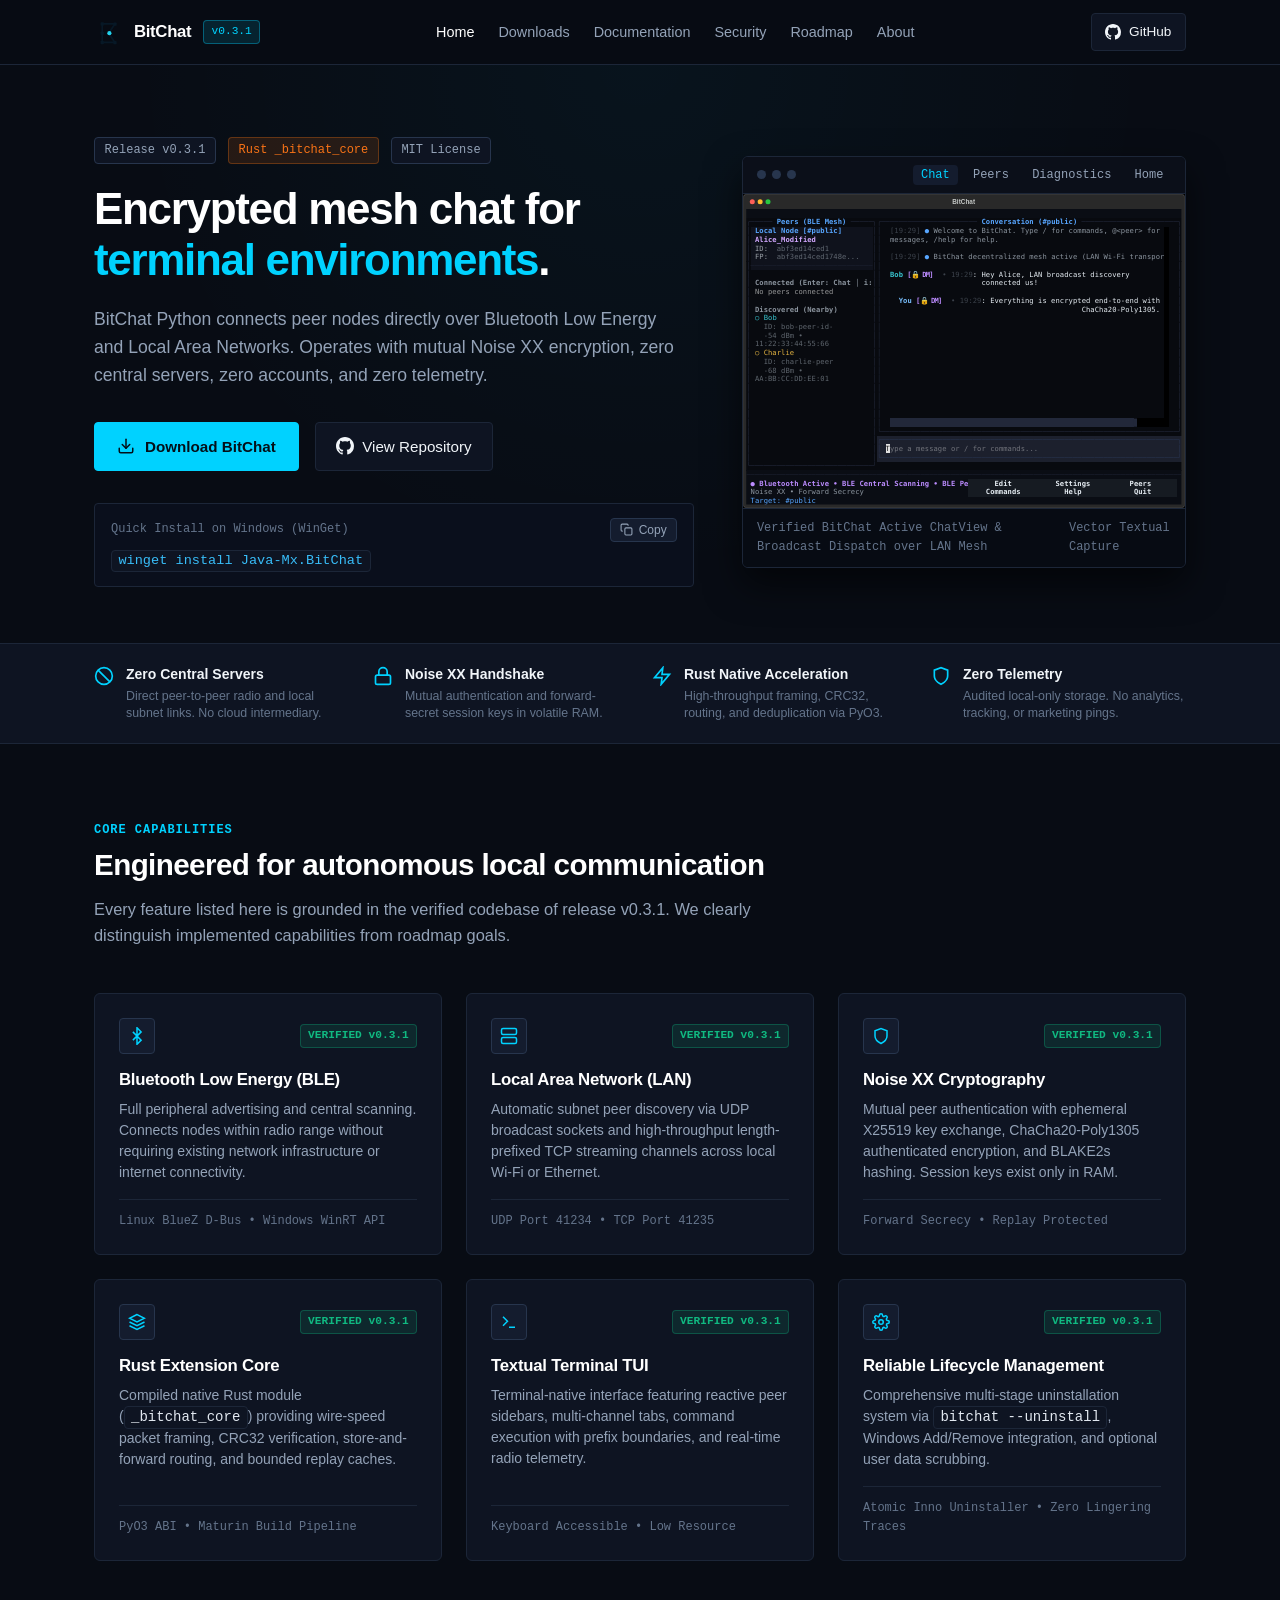
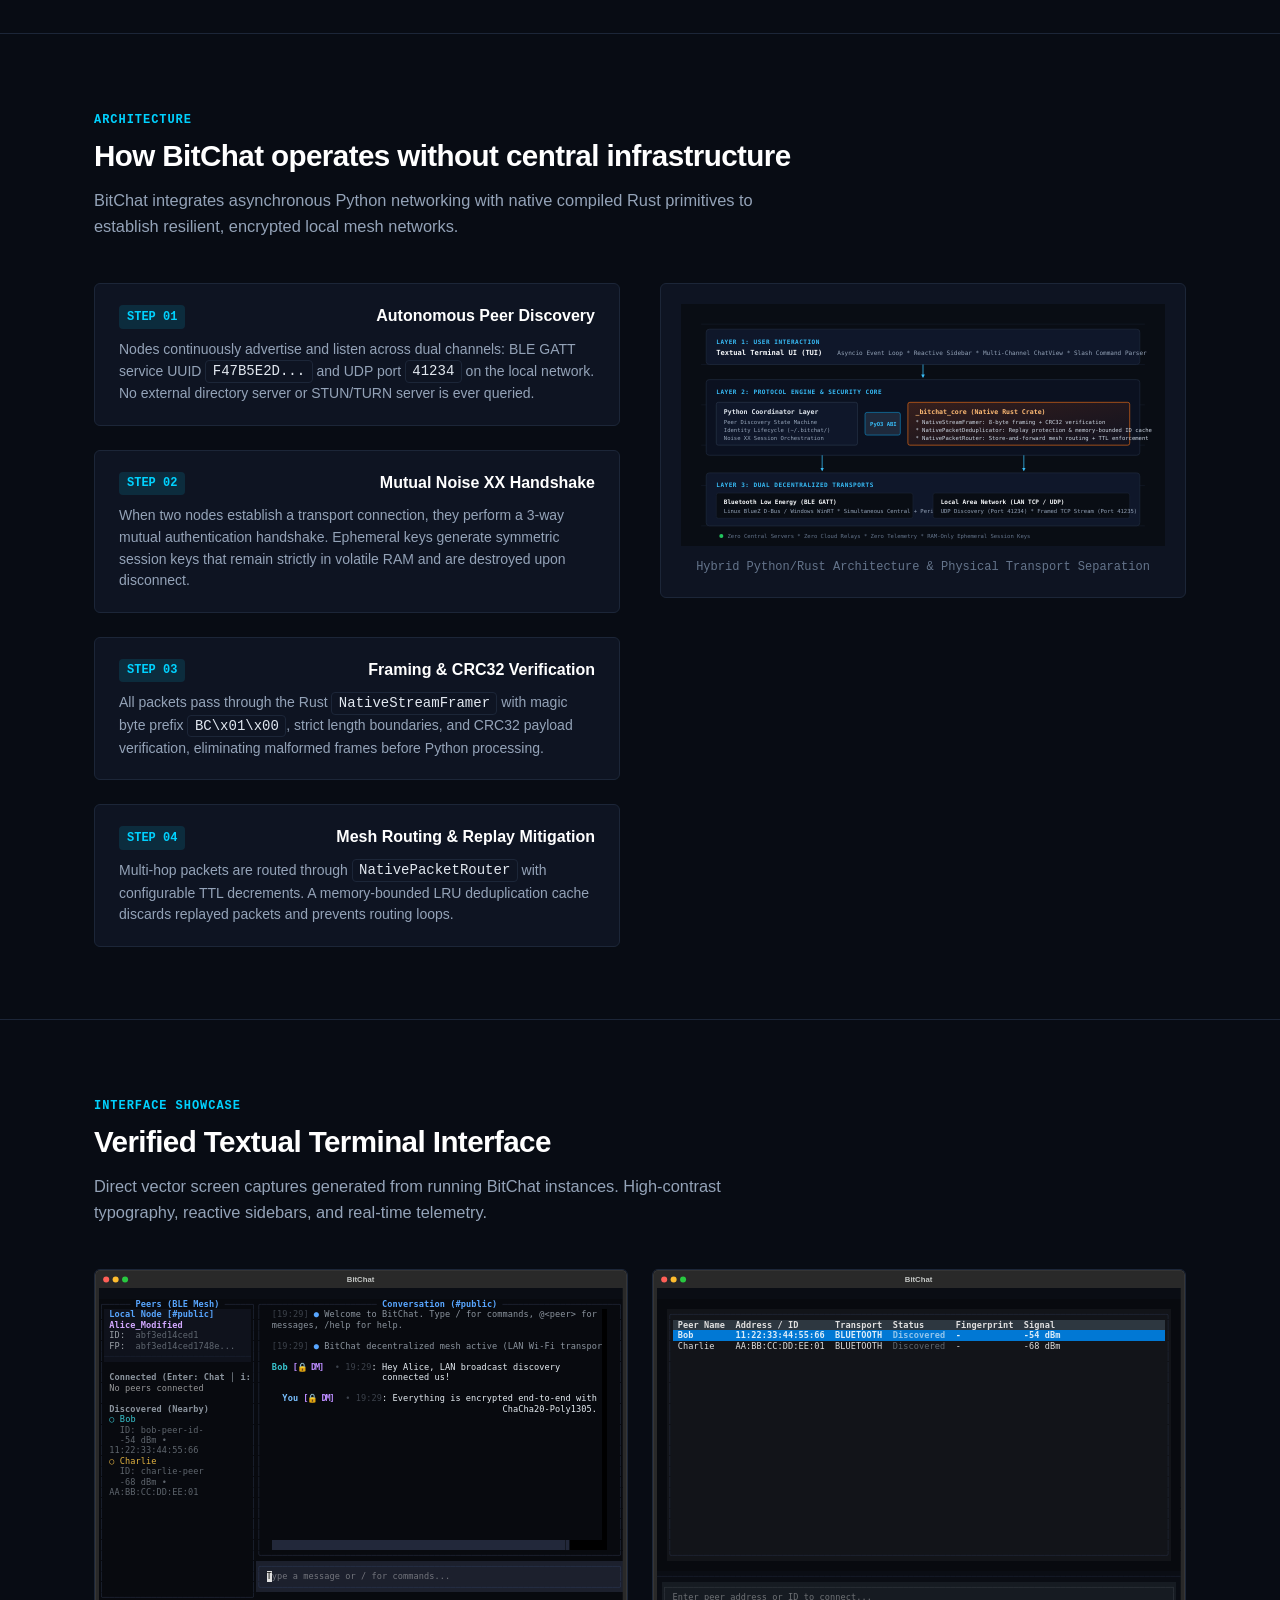
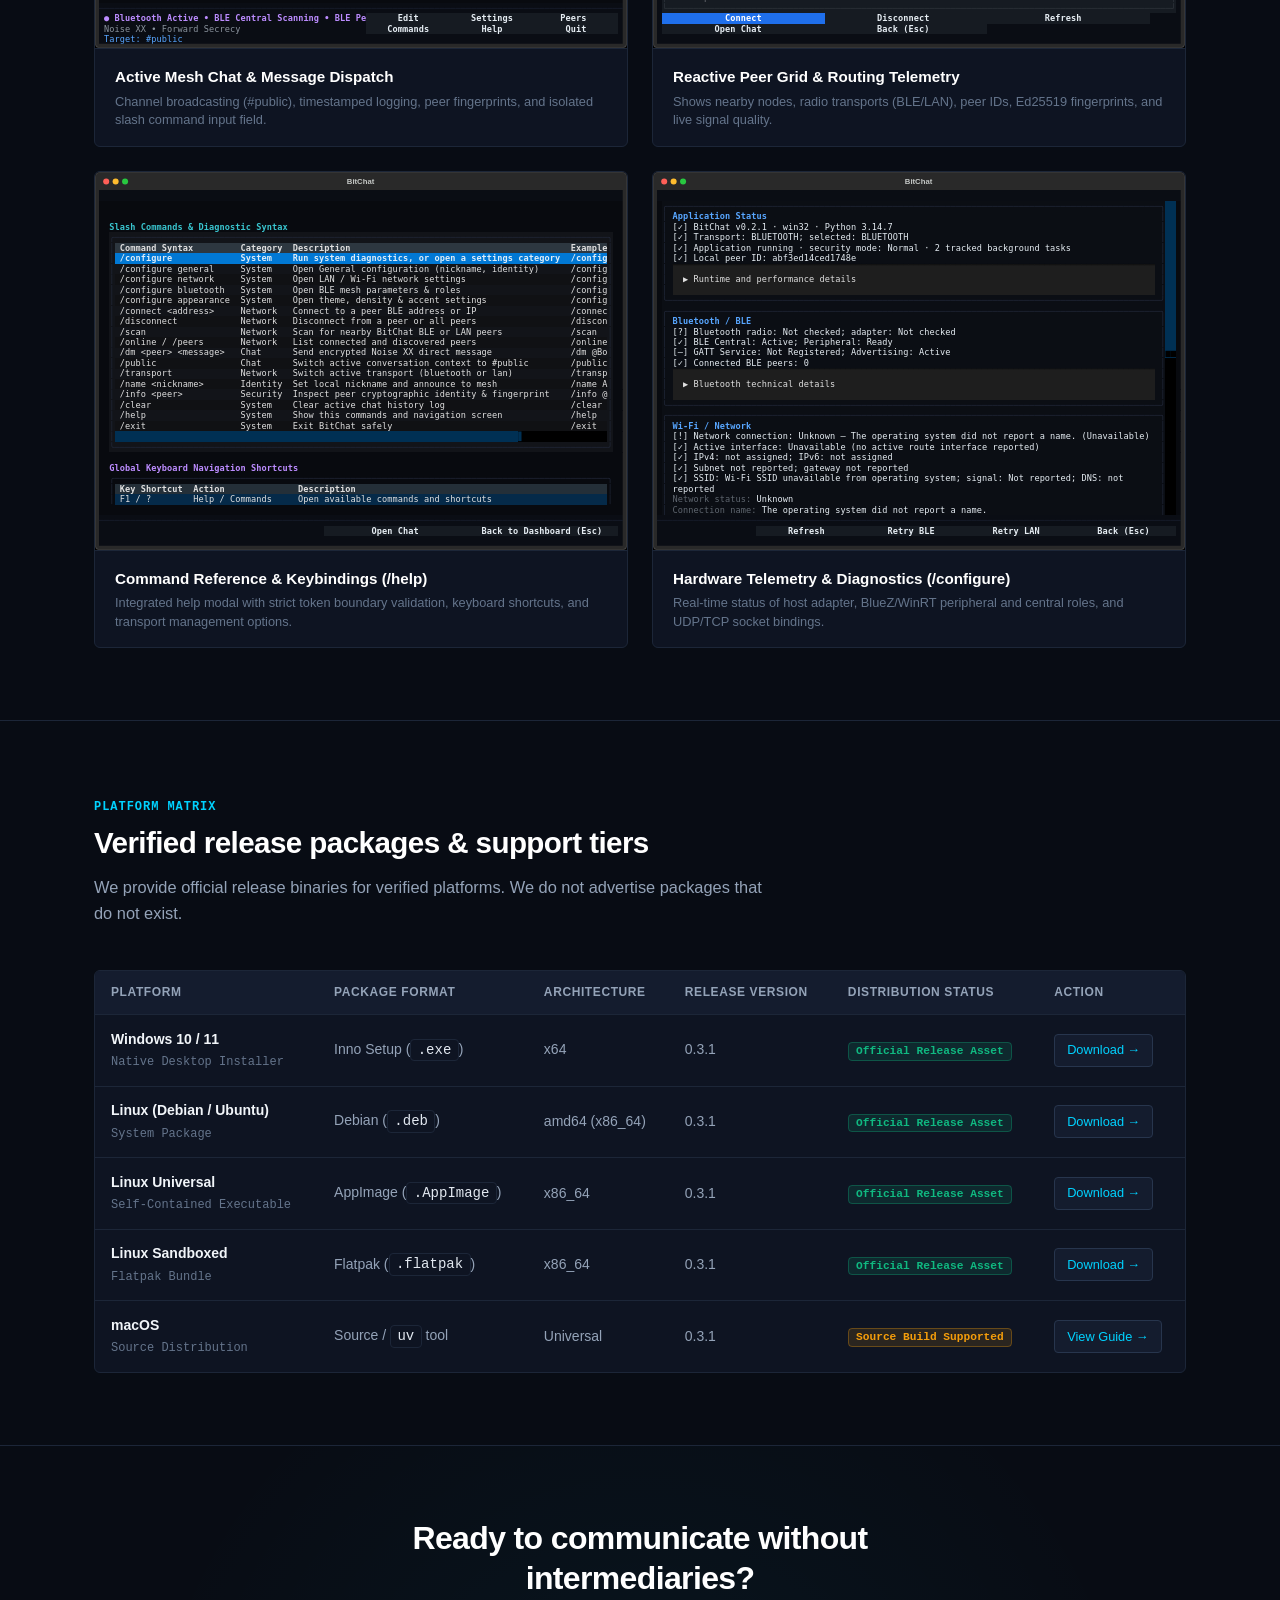
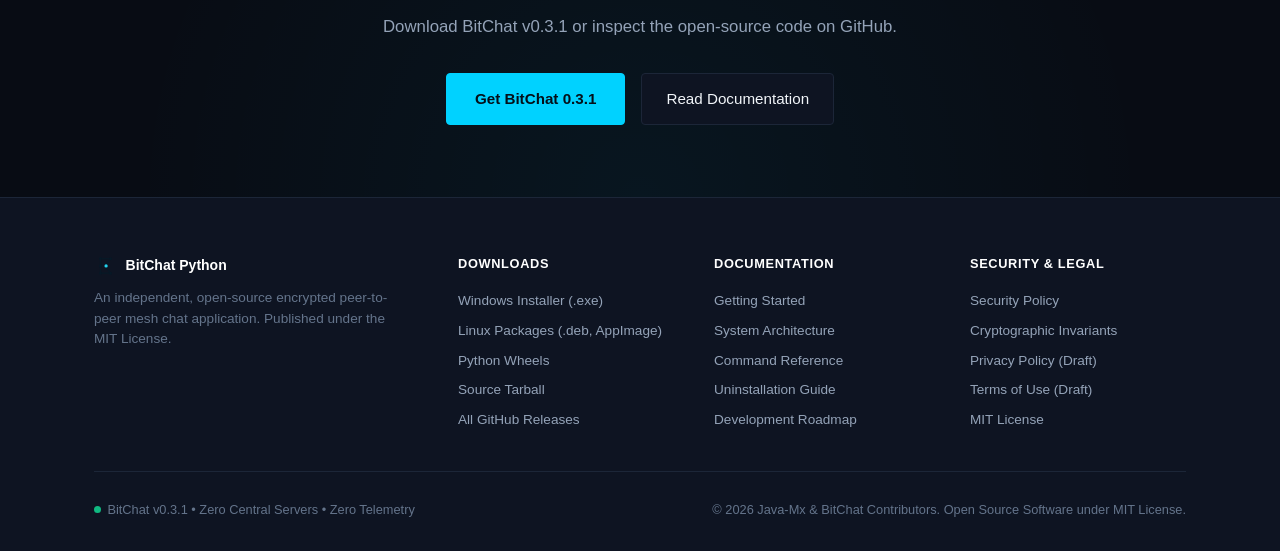
<file: website/index.html>
<!DOCTYPE html>
<html lang="en">
<head>
  <meta charset="utf-8" />
  <meta name="viewport" content="width=device-width, initial-scale=1.0" />
  <title>BitChat — Encrypted Peer-to-Peer Mesh Chat for Terminals</title>
  <meta name="description" content="Decentralized peer-to-peer mesh chat application operating over Bluetooth Low Energy and LAN. Mutual Noise XX encryption, zero central servers, zero telemetry, and native Rust core." />
  
  <!-- Open Graph / Meta -->
  <meta property="og:type" content="website" />
  <meta property="og:title" content="BitChat — Encrypted Peer-to-Peer Mesh Chat for Terminals" />
  <meta property="og:description" content="Decentralized mesh chat over Bluetooth Low Energy and LAN. Noise XX encryption, zero servers, zero telemetry, Rust-accelerated core." />
  <meta property="og:url" content="https://java-mx.github.io/bitchat-python/" />
  <meta property="og:image" content="assets/img/screenshots/06_lan_active_chat.svg" />

  <link rel="icon" type="image/svg+xml" href="assets/img/brand/Bitchat-Icon-Framed.svg" />
  <link rel="alternate icon" type="image/x-icon" href="assets/img/brand/bitchat.ico" />
  <link rel="stylesheet" href="assets/css/style.css" />
</head>
<body>

  <!-- Site Header -->
  <header class="site-header">
    <div class="container nav-inner">
      <a href="index.html" class="brand-link" aria-label="BitChat Home">
        <img src="assets/img/brand/bitchat-icon-32.svg" alt="" class="brand-icon" />
        <span class="brand-title">BitChat</span>
        <span class="brand-badge">v0.3.1</span>
      </a>

      <nav aria-label="Main Navigation">
        <ul class="nav-links">
          <li><a href="index.html" class="active">Home</a></li>
          <li><a href="downloads.html">Downloads</a></li>
          <li><a href="docs.html">Documentation</a></li>
          <li><a href="security.html">Security</a></li>
          <li><a href="roadmap.html">Roadmap</a></li>
          <li><a href="about.html">About</a></li>
        </ul>
      </nav>

      <div class="nav-actions">
        <a href="https://github.com/Java-Mx/bitchat-python" target="_blank" rel="noopener noreferrer" class="btn-github">
          <svg width="16" height="16" viewBox="0 0 24 24" fill="currentColor">
            <path d="M12 0C5.37 0 0 5.37 0 12c0 5.31 3.435 9.795 8.205 11.385.6.105.825-.255.825-.57 0-.285-.015-1.23-.015-2.235-3.015.555-3.795-.735-4.035-1.41-.135-.345-.72-1.41-1.23-1.695-.42-.225-1.02-.78-.015-.795.945-.015 1.62.87 1.845 1.23 1.08 1.815 2.805 1.305 3.495.99.105-.78.42-1.305.765-1.605-2.67-.3-5.46-1.335-5.46-5.925 0-1.305.465-2.385 1.23-3.225-.12-.3-.54-1.53.12-3.18 0 0 1.005-.315 3.3 1.23.96-.27 1.98-.405 3-.405s2.04.135 3 .405c2.295-1.56 3.3-1.23 3.3-1.23.66 1.65.24 2.88.12 3.18.765.84 1.23 1.905 1.23 3.225 0 4.605-2.805 5.625-5.475 5.925.435.375.81 1.095.81 2.22 0 1.605-.015 2.895-.015 3.3 0 .315.225.69.825.57A12.02 12.02 0 0024 12c0-6.63-5.37-12-12-12z"/>
          </svg>
          <span>GitHub</span>
        </a>
        <button class="mobile-menu-btn" aria-label="Open navigation menu" aria-expanded="false">
          <svg width="20" height="20" viewBox="0 0 24 24" fill="none" stroke="currentColor" stroke-width="2">
            <line x1="3" y1="12" x2="21" y2="12"></line>
            <line x1="3" y1="6" x2="21" y2="6"></line>
            <line x1="3" y1="18" x2="21" y2="18"></line>
          </svg>
        </button>
      </div>
    </div>

    <!-- Mobile Drawer -->
    <div class="mobile-nav" id="mobile-nav">
      <ul>
        <li><a href="index.html" class="active">Home</a></li>
        <li><a href="downloads.html">Downloads</a></li>
        <li><a href="docs.html">Documentation</a></li>
        <li><a href="security.html">Security &amp; Cryptography</a></li>
        <li><a href="roadmap.html">Roadmap</a></li>
        <li><a href="about.html">About Architecture</a></li>
        <li><a href="privacy.html">Privacy Policy</a></li>
        <li><a href="terms.html">Terms of Use</a></li>
        <li>
          <a href="https://github.com/Java-Mx/bitchat-python" target="_blank" rel="noopener noreferrer">View on GitHub &rarr;</a>
        </li>
      </ul>
    </div>
  </header>

  <!-- Hero Section -->
  <main>
    <section class="hero-section">
      <div class="container hero-grid">
        <div class="hero-content">
          <div class="hero-meta">
            <span class="version-pill">Release v0.3.1</span>
            <span class="arch-pill">Rust _bitchat_core</span>
            <span class="version-pill">MIT License</span>
          </div>

          <h1 class="hero-headline">
            Encrypted mesh chat for <span class="highlight">terminal environments</span>.
          </h1>

          <p class="hero-subhead">
            BitChat Python connects peer nodes directly over Bluetooth Low Energy and Local Area Networks. Operates with mutual Noise XX encryption, zero central servers, zero accounts, and zero telemetry.
          </p>

          <div class="hero-actions">
            <a href="downloads.html" class="btn-primary">
              <svg width="18" height="18" viewBox="0 0 24 24" fill="none" stroke="currentColor" stroke-width="2" stroke-linecap="round" stroke-linejoin="round">
                <path d="M21 15v4a2 2 0 0 1-2 2H5a2 2 0 0 1-2-2v-4"></path>
                <polyline points="7 10 12 15 17 10"></polyline>
                <line x1="12" y1="15" x2="12" y2="3"></line>
              </svg>
              <span>Download BitChat</span>
            </a>

            <a href="https://github.com/Java-Mx/bitchat-python" target="_blank" rel="noopener noreferrer" class="btn-secondary">
              <svg width="18" height="18" viewBox="0 0 24 24" fill="currentColor">
                <path d="M12 0C5.37 0 0 5.37 0 12c0 5.31 3.435 9.795 8.205 11.385.6.105.825-.255.825-.57 0-.285-.015-1.23-.015-2.235-3.015.555-3.795-.735-4.035-1.41-.135-.345-.72-1.41-1.23-1.695-.42-.225-1.02-.78-.015-.795.945-.015 1.62.87 1.845 1.23 1.08 1.815 2.805 1.305 3.495.99.105-.78.42-1.305.765-1.605-2.67-.3-5.46-1.335-5.46-5.925 0-1.305.465-2.385 1.23-3.225-.12-.3-.54-1.53.12-3.18 0 0 1.005-.315 3.3 1.23.96-.27 1.98-.405 3-.405s2.04.135 3 .405c2.295-1.56 3.3-1.23 3.3-1.23.66 1.65.24 2.88.12 3.18.765.84 1.23 1.905 1.23 3.225 0 4.605-2.805 5.625-5.475 5.925.435.375.81 1.095.81 2.22 0 1.605-.015 2.895-.015 3.3 0 .315.225.69.825.57A12.02 12.02 0 0024 12c0-6.63-5.37-12-12-12z"/>
              </svg>
              <span>View Repository</span>
            </a>
          </div>

          <div class="cli-install-box">
            <div class="cli-label">
              <span>Quick Install on Windows (WinGet)</span>
              <button class="btn-copy" data-copy="winget install Java-Mx.BitChat" aria-label="Copy WinGet command">
                <svg width="13" height="13" viewBox="0 0 24 24" fill="none" stroke="currentColor" stroke-width="2">
                  <rect x="9" y="9" width="13" height="13" rx="2" ry="2"></rect>
                  <path d="M5 15H4a2 2 0 0 1-2-2V4a2 2 0 0 1 2-2h9a2 2 0 0 1 2 2v1"></path>
                </svg>
                <span>Copy</span>
              </button>
            </div>
            <code class="cli-cmd">winget install Java-Mx.BitChat</code>
          </div>
        </div>

        <!-- Terminal Screenshot Showcase -->
        <div class="hero-terminal-preview">
          <div class="terminal-header">
            <div class="terminal-dots">
              <span class="terminal-dot"></span>
              <span class="terminal-dot"></span>
              <span class="terminal-dot"></span>
            </div>
            <div>
              <button class="terminal-tab-btn active" data-img="assets/img/screenshots/06_lan_active_chat.svg" data-caption="Verified BitChat Active ChatView &amp; Broadcast Dispatch over LAN Mesh">Chat</button>
              <button class="terminal-tab-btn" data-img="assets/img/screenshots/04_peers_screen.svg" data-caption="Reactive Peer Grid with Transport Indicators &amp; Signal Telemetry">Peers</button>
              <button class="terminal-tab-btn" data-img="assets/img/screenshots/22_telemetry_screen.svg" data-caption="Real-Time System Diagnostics, Bluetooth &amp; Socket Status (/configure)">Diagnostics</button>
              <button class="terminal-tab-btn" data-img="assets/img/screenshots/01_home_screen.svg" data-caption="BitChat Home Screen with Direct Connect &amp; Channel Navigation">Home</button>
            </div>
          </div>
          <div class="terminal-screenshot-container">
            <img src="assets/img/screenshots/06_lan_active_chat.svg" alt="BitChat Active Terminal Chat View" class="terminal-screenshot" />
          </div>
          <div class="terminal-caption">
            <span class="screenshot-caption-text">Verified BitChat Active ChatView &amp; Broadcast Dispatch over LAN Mesh</span>
            <span>Vector Textual Capture</span>
          </div>
        </div>
      </div>
    </section>

    <!-- Invariants Strip -->
    <section class="trust-strip">
      <div class="container trust-grid">
        <div class="trust-item">
          <svg width="20" height="20" viewBox="0 0 24 24" fill="none" stroke="currentColor" stroke-width="2" class="trust-icon">
            <circle cx="12" cy="12" r="10"></circle>
            <line x1="4.93" y1="4.93" x2="19.07" y2="19.07"></line>
          </svg>
          <div>
            <div class="trust-title">Zero Central Servers</div>
            <div class="trust-desc">Direct peer-to-peer radio and local subnet links. No cloud intermediary.</div>
          </div>
        </div>

        <div class="trust-item">
          <svg width="20" height="20" viewBox="0 0 24 24" fill="none" stroke="currentColor" stroke-width="2" class="trust-icon">
            <rect x="3" y="11" width="18" height="11" rx="2" ry="2"></rect>
            <path d="M7 11V7a5 5 0 0 1 10 0v4"></path>
          </svg>
          <div>
            <div class="trust-title">Noise XX Handshake</div>
            <div class="trust-desc">Mutual authentication and forward-secret session keys in volatile RAM.</div>
          </div>
        </div>

        <div class="trust-item">
          <svg width="20" height="20" viewBox="0 0 24 24" fill="none" stroke="currentColor" stroke-width="2" class="trust-icon">
            <polygon points="13 2 3 14 12 14 11 22 21 10 12 10 13 2"></polygon>
          </svg>
          <div>
            <div class="trust-title">Rust Native Acceleration</div>
            <div class="trust-desc">High-throughput framing, CRC32, routing, and deduplication via PyO3.</div>
          </div>
        </div>

        <div class="trust-item">
          <svg width="20" height="20" viewBox="0 0 24 24" fill="none" stroke="currentColor" stroke-width="2" class="trust-icon">
            <path d="M12 22s8-4 8-10V5l-8-3-8 3v7c0 6 8 10 8 10z"></path>
          </svg>
          <div>
            <div class="trust-title">Zero Telemetry</div>
            <div class="trust-desc">Audited local-only storage. No analytics, tracking, or marketing pings.</div>
          </div>
        </div>
      </div>
    </section>

    <!-- Verified Capabilities Section -->
    <section class="section">
      <div class="container">
        <div class="section-header">
          <span class="section-tag">Core Capabilities</span>
          <h2 class="section-title">Engineered for autonomous local communication</h2>
          <p class="section-description">
            Every feature listed here is grounded in the verified codebase of release v0.3.1. We clearly distinguish implemented capabilities from roadmap goals.
          </p>
        </div>

        <div class="features-grid">
          <!-- Feature 1 -->
          <div class="feature-box">
            <div class="feature-top">
              <div class="feature-icon-box">
                <svg width="18" height="18" viewBox="0 0 24 24" fill="none" stroke="currentColor" stroke-width="2">
                  <path d="M6.5 6.5l11 11L12 23V1l5.5 5.5-11 11"></path>
                </svg>
              </div>
              <span class="feature-badge badge-verified">VERIFIED v0.3.1</span>
            </div>
            <h3 class="feature-title">Bluetooth Low Energy (BLE)</h3>
            <p class="feature-desc">
              Full peripheral advertising and central scanning. Connects nodes within radio range without requiring existing network infrastructure or internet connectivity.
            </p>
            <div class="feature-meta">
              Linux BlueZ D-Bus &bull; Windows WinRT API
            </div>
          </div>

          <!-- Feature 2 -->
          <div class="feature-box">
            <div class="feature-top">
              <div class="feature-icon-box">
                <svg width="18" height="18" viewBox="0 0 24 24" fill="none" stroke="currentColor" stroke-width="2">
                  <rect x="2" y="2" width="20" height="8" rx="2" ry="2"></rect>
                  <rect x="2" y="14" width="20" height="8" rx="2" ry="2"></rect>
                  <line x1="6" y1="6" x2="6.01" y2="6"></line>
                  <line x1="6" y1="18" x2="6.01" y2="18"></line>
                </svg>
              </div>
              <span class="feature-badge badge-verified">VERIFIED v0.3.1</span>
            </div>
            <h3 class="feature-title">Local Area Network (LAN)</h3>
            <p class="feature-desc">
              Automatic subnet peer discovery via UDP broadcast sockets and high-throughput length-prefixed TCP streaming channels across local Wi-Fi or Ethernet.
            </p>
            <div class="feature-meta">
              UDP Port 41234 &bull; TCP Port 41235
            </div>
          </div>

          <!-- Feature 3 -->
          <div class="feature-box">
            <div class="feature-top">
              <div class="feature-icon-box">
                <svg width="18" height="18" viewBox="0 0 24 24" fill="none" stroke="currentColor" stroke-width="2">
                  <path d="M12 22s8-4 8-10V5l-8-3-8 3v7c0 6 8 10 8 10z"></path>
                </svg>
              </div>
              <span class="feature-badge badge-verified">VERIFIED v0.3.1</span>
            </div>
            <h3 class="feature-title">Noise XX Cryptography</h3>
            <p class="feature-desc">
              Mutual peer authentication with ephemeral X25519 key exchange, ChaCha20-Poly1305 authenticated encryption, and BLAKE2s hashing. Session keys exist only in RAM.
            </p>
            <div class="feature-meta">
              Forward Secrecy &bull; Replay Protected
            </div>
          </div>

          <!-- Feature 4 -->
          <div class="feature-box">
            <div class="feature-top">
              <div class="feature-icon-box">
                <svg width="18" height="18" viewBox="0 0 24 24" fill="none" stroke="currentColor" stroke-width="2">
                  <polygon points="12 2 2 7 12 12 22 7 12 2"></polygon>
                  <polyline points="2 17 12 22 22 17"></polyline>
                  <polyline points="2 12 12 17 22 12"></polyline>
                </svg>
              </div>
              <span class="feature-badge badge-verified">VERIFIED v0.3.1</span>
            </div>
            <h3 class="feature-title">Rust Extension Core</h3>
            <p class="feature-desc">
              Compiled native Rust module (<code>_bitchat_core</code>) providing wire-speed packet framing, CRC32 verification, store-and-forward routing, and bounded replay caches.
            </p>
            <div class="feature-meta">
              PyO3 ABI &bull; Maturin Build Pipeline
            </div>
          </div>

          <!-- Feature 5 -->
          <div class="feature-box">
            <div class="feature-top">
              <div class="feature-icon-box">
                <svg width="18" height="18" viewBox="0 0 24 24" fill="none" stroke="currentColor" stroke-width="2">
                  <polyline points="4 17 10 11 4 5"></polyline>
                  <line x1="12" y1="19" x2="20" y2="19"></line>
                </svg>
              </div>
              <span class="feature-badge badge-verified">VERIFIED v0.3.1</span>
            </div>
            <h3 class="feature-title">Textual Terminal TUI</h3>
            <p class="feature-desc">
              Terminal-native interface featuring reactive peer sidebars, multi-channel tabs, command execution with prefix boundaries, and real-time radio telemetry.
            </p>
            <div class="feature-meta">
              Keyboard Accessible &bull; Low Resource
            </div>
          </div>

          <!-- Feature 6 -->
          <div class="feature-box">
            <div class="feature-top">
              <div class="feature-icon-box">
                <svg width="18" height="18" viewBox="0 0 24 24" fill="none" stroke="currentColor" stroke-width="2">
                  <circle cx="12" cy="12" r="3"></circle>
                  <path d="M19.4 15a1.65 1.65 0 0 0 .33 1.82l.06.06a2 2 0 0 1 0 2.83 2 2 0 0 1-2.83 0l-.06-.06a1.65 1.65 0 0 0-1.82-.33 1.65 1.65 0 0 0-1 1.51V21a2 2 0 0 1-2 2 2 2 0 0 1-2-2v-.09A1.65 1.65 0 0 0 9 19.4a1.65 1.65 0 0 0-1.82.33l-.06.06a2 2 0 0 1-2.83 0 2 2 0 0 1 0-2.83l.06-.06a1.65 1.65 0 0 0 .33-1.82 1.65 1.65 0 0 0-1.51-1H3a2 2 0 0 1-2-2 2 2 0 0 1 2-2h.09A1.65 1.65 0 0 0 4.6 9a1.65 1.65 0 0 0-.33-1.82l-.06-.06a2 2 0 0 1 0-2.83 2 2 0 0 1 2.83 0l.06.06a1.65 1.65 0 0 0 1.82.33H9a1.65 1.65 0 0 0 1-1.51V3a2 2 0 0 1 2-2 2 2 0 0 1 2 2v.09a1.65 1.65 0 0 0 1 1.51 1.65 1.65 0 0 0 1.82-.33l.06-.06a2 2 0 0 1 2.83 0 2 2 0 0 1 0 2.83l-.06.06a1.65 1.65 0 0 0-.33 1.82V9a1.65 1.65 0 0 0 1.51 1H21a2 2 0 0 1 2 2 2 2 0 0 1-2 2h-.09a1.65 1.65 0 0 0-1.51 1z"></path>
                </svg>
              </div>
              <span class="feature-badge badge-verified">VERIFIED v0.3.1</span>
            </div>
            <h3 class="feature-title">Reliable Lifecycle Management</h3>
            <p class="feature-desc">
              Comprehensive multi-stage uninstallation system via <code>bitchat --uninstall</code>, Windows Add/Remove integration, and optional user data scrubbing.
            </p>
            <div class="feature-meta">
              Atomic Inno Uninstaller &bull; Zero Lingering Traces
            </div>
          </div>
        </div>
      </div>
    </section>

    <!-- Architecture & How It Works -->
    <section class="section">
      <div class="container">
        <div class="section-header">
          <span class="section-tag">Architecture</span>
          <h2 class="section-title">How BitChat operates without central infrastructure</h2>
          <p class="section-description">
            BitChat integrates asynchronous Python networking with native compiled Rust primitives to establish resilient, encrypted local mesh networks.
          </p>
        </div>

        <div class="how-it-works-grid">
          <div class="step-list">
            <div class="step-card">
              <div class="step-header">
                <span class="step-index">STEP 01</span>
                <span class="step-title">Autonomous Peer Discovery</span>
              </div>
              <p class="step-body">
                Nodes continuously advertise and listen across dual channels: BLE GATT service UUID <code>F47B5E2D...</code> and UDP port <code>41234</code> on the local network. No external directory server or STUN/TURN server is ever queried.
              </p>
            </div>

            <div class="step-card">
              <div class="step-header">
                <span class="step-index">STEP 02</span>
                <span class="step-title">Mutual Noise XX Handshake</span>
              </div>
              <p class="step-body">
                When two nodes establish a transport connection, they perform a 3-way mutual authentication handshake. Ephemeral keys generate symmetric session keys that remain strictly in volatile RAM and are destroyed upon disconnect.
              </p>
            </div>

            <div class="step-card">
              <div class="step-header">
                <span class="step-index">STEP 03</span>
                <span class="step-title">Framing &amp; CRC32 Verification</span>
              </div>
              <p class="step-body">
                All packets pass through the Rust <code>NativeStreamFramer</code> with magic byte prefix <code>BC\x01\x00</code>, strict length boundaries, and CRC32 payload verification, eliminating malformed frames before Python processing.
              </p>
            </div>

            <div class="step-card">
              <div class="step-header">
                <span class="step-index">STEP 04</span>
                <span class="step-title">Mesh Routing &amp; Replay Mitigation</span>
              </div>
              <p class="step-body">
                Multi-hop packets are routed through <code>NativePacketRouter</code> with configurable TTL decrements. A memory-bounded LRU deduplication cache discards replayed packets and prevents routing loops.
              </p>
            </div>
          </div>

          <div class="diagram-wrapper">
            <img src="assets/img/diagrams/architecture.svg" alt="BitChat Hybrid Layered Architecture" style="width: 100%; height: auto; display: block;" />
            <div class="diagram-caption">Hybrid Python/Rust Architecture &amp; Physical Transport Separation</div>
          </div>
        </div>
      </div>
    </section>

    <!-- Terminal Interface Showcase -->
    <section class="section" id="screens">
      <div class="container">
        <div class="section-header">
          <span class="section-tag">Interface Showcase</span>
          <h2 class="section-title">Verified Textual Terminal Interface</h2>
          <p class="section-description">
            Direct vector screen captures generated from running BitChat instances. High-contrast typography, reactive sidebars, and real-time telemetry.
          </p>
        </div>

        <div class="screenshot-grid">
          <div class="screenshot-card">
            <div class="screenshot-card-img-wrap">
              <img src="assets/img/screenshots/06_lan_active_chat.svg" alt="Active Chat View in Terminal" loading="lazy" />
            </div>
            <div class="screenshot-card-content">
              <div class="screenshot-card-title">Active Mesh Chat &amp; Message Dispatch</div>
              <div class="screenshot-card-desc">Channel broadcasting (#public), timestamped logging, peer fingerprints, and isolated slash command input field.</div>
            </div>
          </div>

          <div class="screenshot-card">
            <div class="screenshot-card-img-wrap">
              <img src="assets/img/screenshots/04_peers_screen.svg" alt="Discovered Peer Grid in Terminal" loading="lazy" />
            </div>
            <div class="screenshot-card-content">
              <div class="screenshot-card-title">Reactive Peer Grid &amp; Routing Telemetry</div>
              <div class="screenshot-card-desc">Shows nearby nodes, radio transports (BLE/LAN), peer IDs, Ed25519 fingerprints, and live signal quality.</div>
            </div>
          </div>

          <div class="screenshot-card">
            <div class="screenshot-card-img-wrap">
              <img src="assets/img/screenshots/21_commands_help.svg" alt="Command Help and Keybindings in Terminal" loading="lazy" />
            </div>
            <div class="screenshot-card-content">
              <div class="screenshot-card-title">Command Reference &amp; Keybindings (/help)</div>
              <div class="screenshot-card-desc">Integrated help modal with strict token boundary validation, keyboard shortcuts, and transport management options.</div>
            </div>
          </div>

          <div class="screenshot-card">
            <div class="screenshot-card-img-wrap">
              <img src="assets/img/screenshots/22_telemetry_screen.svg" alt="Subsystem Telemetry and Diagnostic Report in Terminal" loading="lazy" />
            </div>
            <div class="screenshot-card-content">
              <div class="screenshot-card-title">Hardware Telemetry &amp; Diagnostics (/configure)</div>
              <div class="screenshot-card-desc">Real-time status of host adapter, BlueZ/WinRT peripheral and central roles, and UDP/TCP socket bindings.</div>
            </div>
          </div>
        </div>
      </div>
    </section>

    <!-- Platform Availability Table Summary -->
    <section class="section">
      <div class="container">
        <div class="section-header">
          <span class="section-tag">Platform Matrix</span>
          <h2 class="section-title">Verified release packages &amp; support tiers</h2>
          <p class="section-description">
            We provide official release binaries for verified platforms. We do not advertise packages that do not exist.
          </p>
        </div>

        <div class="package-table-wrapper">
          <table class="package-table">
            <thead>
              <tr>
                <th>Platform</th>
                <th>Package Format</th>
                <th>Architecture</th>
                <th>Release Version</th>
                <th>Distribution Status</th>
                <th>Action</th>
              </tr>
            </thead>
            <tbody>
              <tr>
                <td>
                  <span class="pkg-title">Windows 10 / 11</span>
                  <span class="pkg-format">Native Desktop Installer</span>
                </td>
                <td>Inno Setup (<code>.exe</code>)</td>
                <td>x64</td>
                <td>0.3.1</td>
                <td><span class="feature-badge badge-verified">Official Release Asset</span></td>
                <td><a href="downloads.html#windows" class="btn-table-dl">Download &rarr;</a></td>
              </tr>
              <tr>
                <td>
                  <span class="pkg-title">Linux (Debian / Ubuntu)</span>
                  <span class="pkg-format">System Package</span>
                </td>
                <td>Debian (<code>.deb</code>)</td>
                <td>amd64 (x86_64)</td>
                <td>0.3.1</td>
                <td><span class="feature-badge badge-verified">Official Release Asset</span></td>
                <td><a href="downloads.html#linux" class="btn-table-dl">Download &rarr;</a></td>
              </tr>
              <tr>
                <td>
                  <span class="pkg-title">Linux Universal</span>
                  <span class="pkg-format">Self-Contained Executable</span>
                </td>
                <td>AppImage (<code>.AppImage</code>)</td>
                <td>x86_64</td>
                <td>0.3.1</td>
                <td><span class="feature-badge badge-verified">Official Release Asset</span></td>
                <td><a href="downloads.html#linux" class="btn-table-dl">Download &rarr;</a></td>
              </tr>
              <tr>
                <td>
                  <span class="pkg-title">Linux Sandboxed</span>
                  <span class="pkg-format">Flatpak Bundle</span>
                </td>
                <td>Flatpak (<code>.flatpak</code>)</td>
                <td>x86_64</td>
                <td>0.3.1</td>
                <td><span class="feature-badge badge-verified">Official Release Asset</span></td>
                <td><a href="downloads.html#linux" class="btn-table-dl">Download &rarr;</a></td>
              </tr>
              <tr>
                <td>
                  <span class="pkg-title">macOS</span>
                  <span class="pkg-format">Source Distribution</span>
                </td>
                <td>Source / <code>uv</code> tool</td>
                <td>Universal</td>
                <td>0.3.1</td>
                <td><span class="feature-badge badge-planned">Source Build Supported</span></td>
                <td><a href="docs.html#macos" class="btn-table-dl">View Guide &rarr;</a></td>
              </tr>
            </tbody>
          </table>
        </div>
      </div>
    </section>

    <!-- Bottom CTA -->
    <section class="section" style="border-bottom: none; background: radial-gradient(circle at 50% 100%, rgba(0, 210, 255, 0.05) 0%, transparent 70%);">
      <div class="container" style="text-align: center; max-width: 640px; margin: 0 auto;">
        <h2 class="section-title" style="font-size: 2rem; margin-bottom: 1rem;">Ready to communicate without intermediaries?</h2>
        <p style="margin-bottom: 2rem; font-size: 1.05rem;">
          Download BitChat v0.3.1 or inspect the open-source code on GitHub.
        </p>
        <div style="display: flex; justify-content: center; gap: 1rem; flex-wrap: wrap;">
          <a href="downloads.html" class="btn-primary" style="padding: 0.85rem 1.75rem;">
            <span>Get BitChat 0.3.1</span>
          </a>
          <a href="docs.html" class="btn-secondary" style="padding: 0.85rem 1.5rem;">
            <span>Read Documentation</span>
          </a>
        </div>
      </div>
    </section>
  </main>

  <!-- Site Footer -->
  <footer class="site-footer">
    <div class="container">
      <div class="footer-grid">
        <div class="footer-brand-col">
          <div style="display: flex; align-items: center; gap: 0.6rem;">
            <img src="assets/img/brand/bitchat-icon-32.svg" alt="" width="22" height="22" />
            <span style="font-weight: 700; color: #ffffff;">BitChat Python</span>
          </div>
          <p>
            An independent, open-source encrypted peer-to-peer mesh chat application. Published under the MIT License.
          </p>
        </div>

        <div>
          <div class="footer-col-title">Downloads</div>
          <ul class="footer-links">
            <li><a href="downloads.html#windows">Windows Installer (.exe)</a></li>
            <li><a href="downloads.html#linux">Linux Packages (.deb, AppImage)</a></li>
            <li><a href="downloads.html#wheels">Python Wheels</a></li>
            <li><a href="downloads.html#source">Source Tarball</a></li>
            <li><a href="https://github.com/Java-Mx/bitchat-python/releases" target="_blank" rel="noopener noreferrer">All GitHub Releases</a></li>
          </ul>
        </div>

        <div>
          <div class="footer-col-title">Documentation</div>
          <ul class="footer-links">
            <li><a href="docs.html#quickstart">Getting Started</a></li>
            <li><a href="docs.html#architecture">System Architecture</a></li>
            <li><a href="docs.html#commands">Command Reference</a></li>
            <li><a href="docs.html#uninstallation">Uninstallation Guide</a></li>
            <li><a href="roadmap.html">Development Roadmap</a></li>
          </ul>
        </div>

        <div>
          <div class="footer-col-title">Security &amp; Legal</div>
          <ul class="footer-links">
            <li><a href="security.html">Security Policy</a></li>
            <li><a href="security.html#cryptography">Cryptographic Invariants</a></li>
            <li><a href="privacy.html">Privacy Policy (Draft)</a></li>
            <li><a href="terms.html">Terms of Use (Draft)</a></li>
            <li><a href="https://github.com/Java-Mx/bitchat-python/blob/main/LICENSE" target="_blank" rel="noopener noreferrer">MIT License</a></li>
          </ul>
        </div>
      </div>

      <div class="footer-bottom">
        <div class="footer-status-indicator">
          <span class="status-dot"></span>
          <span>BitChat v0.3.1 &bull; Zero Central Servers &bull; Zero Telemetry</span>
        </div>
        <div>
          &copy; 2026 Java-Mx &amp; BitChat Contributors. Open Source Software under MIT License.
        </div>
      </div>
    </div>
  </footer>

  <button class="back-to-top" aria-label="Back to top">
    <svg width="18" height="18" viewBox="0 0 24 24" fill="none" stroke="currentColor" stroke-width="2">
      <polyline points="18 15 12 9 6 15"></polyline>
    </svg>
  </button>

  <script src="assets/js/main.js"></script>
</body>
</html>
</file>
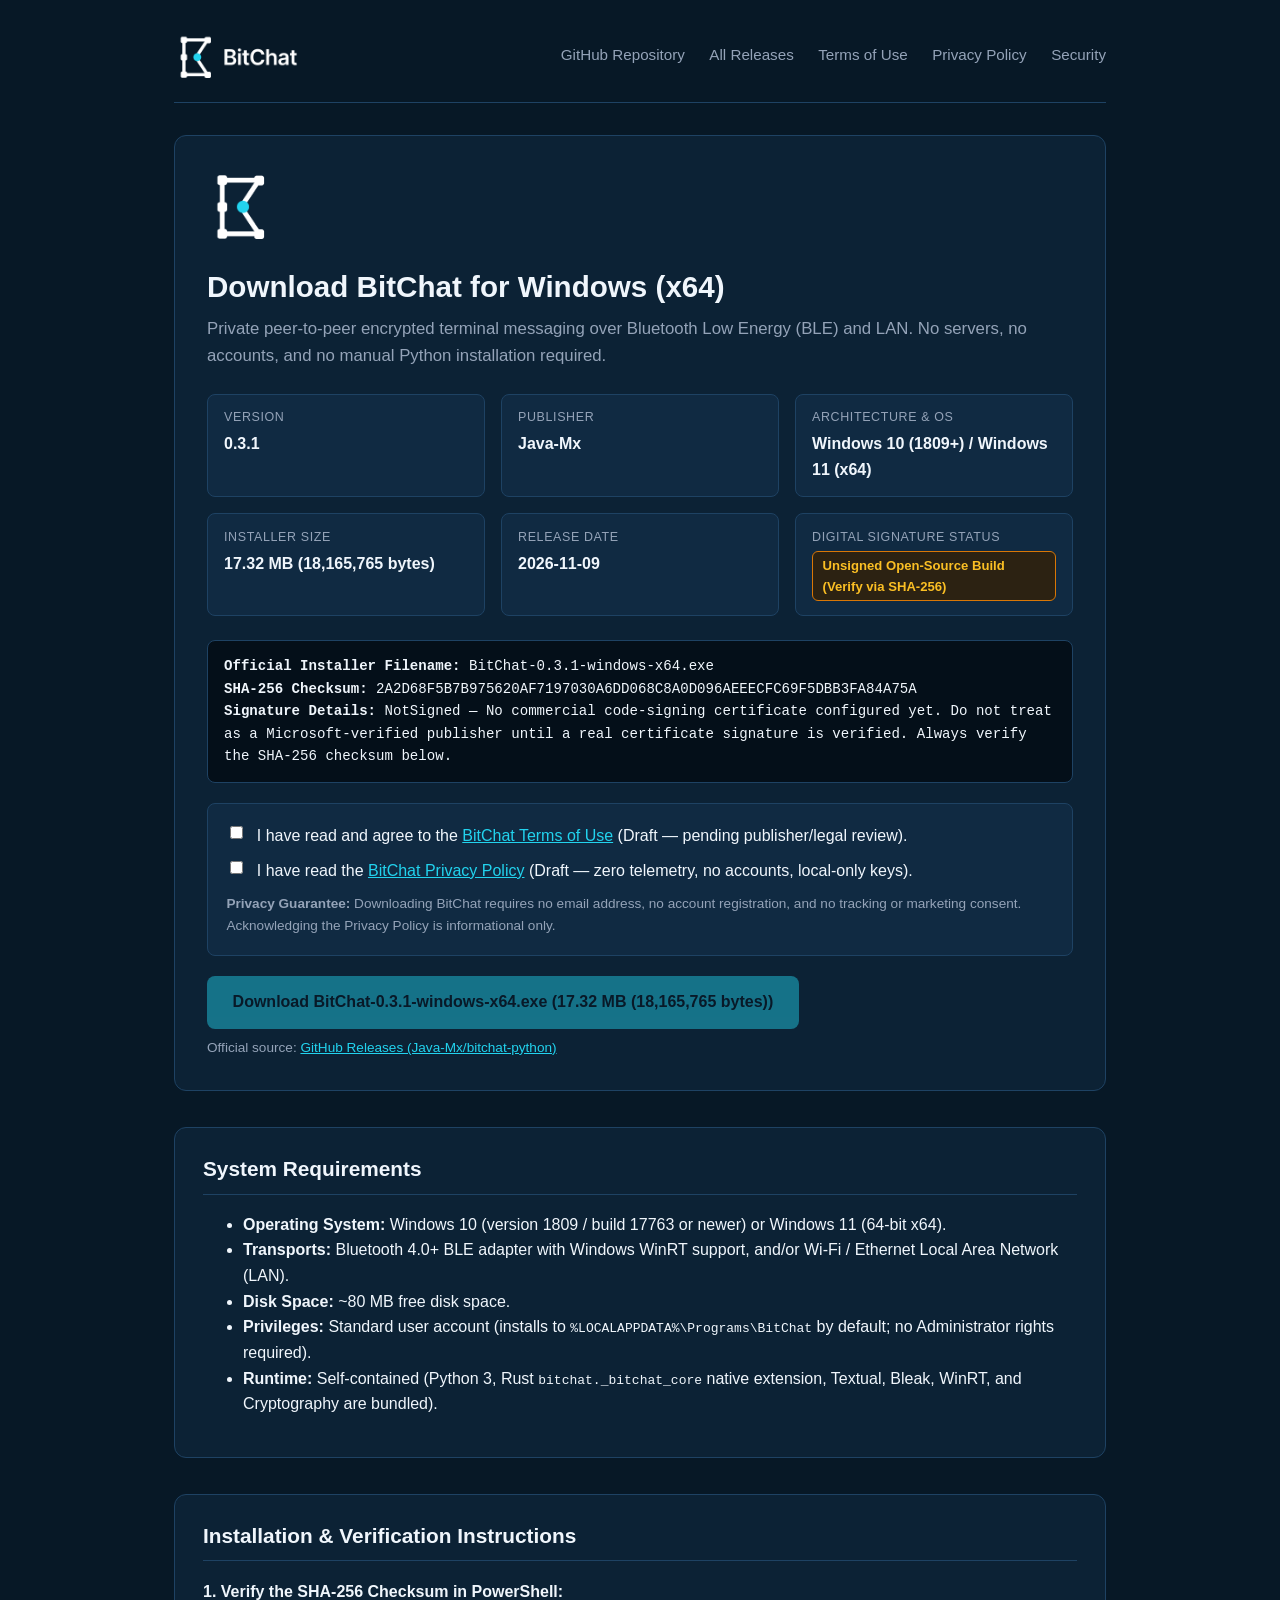
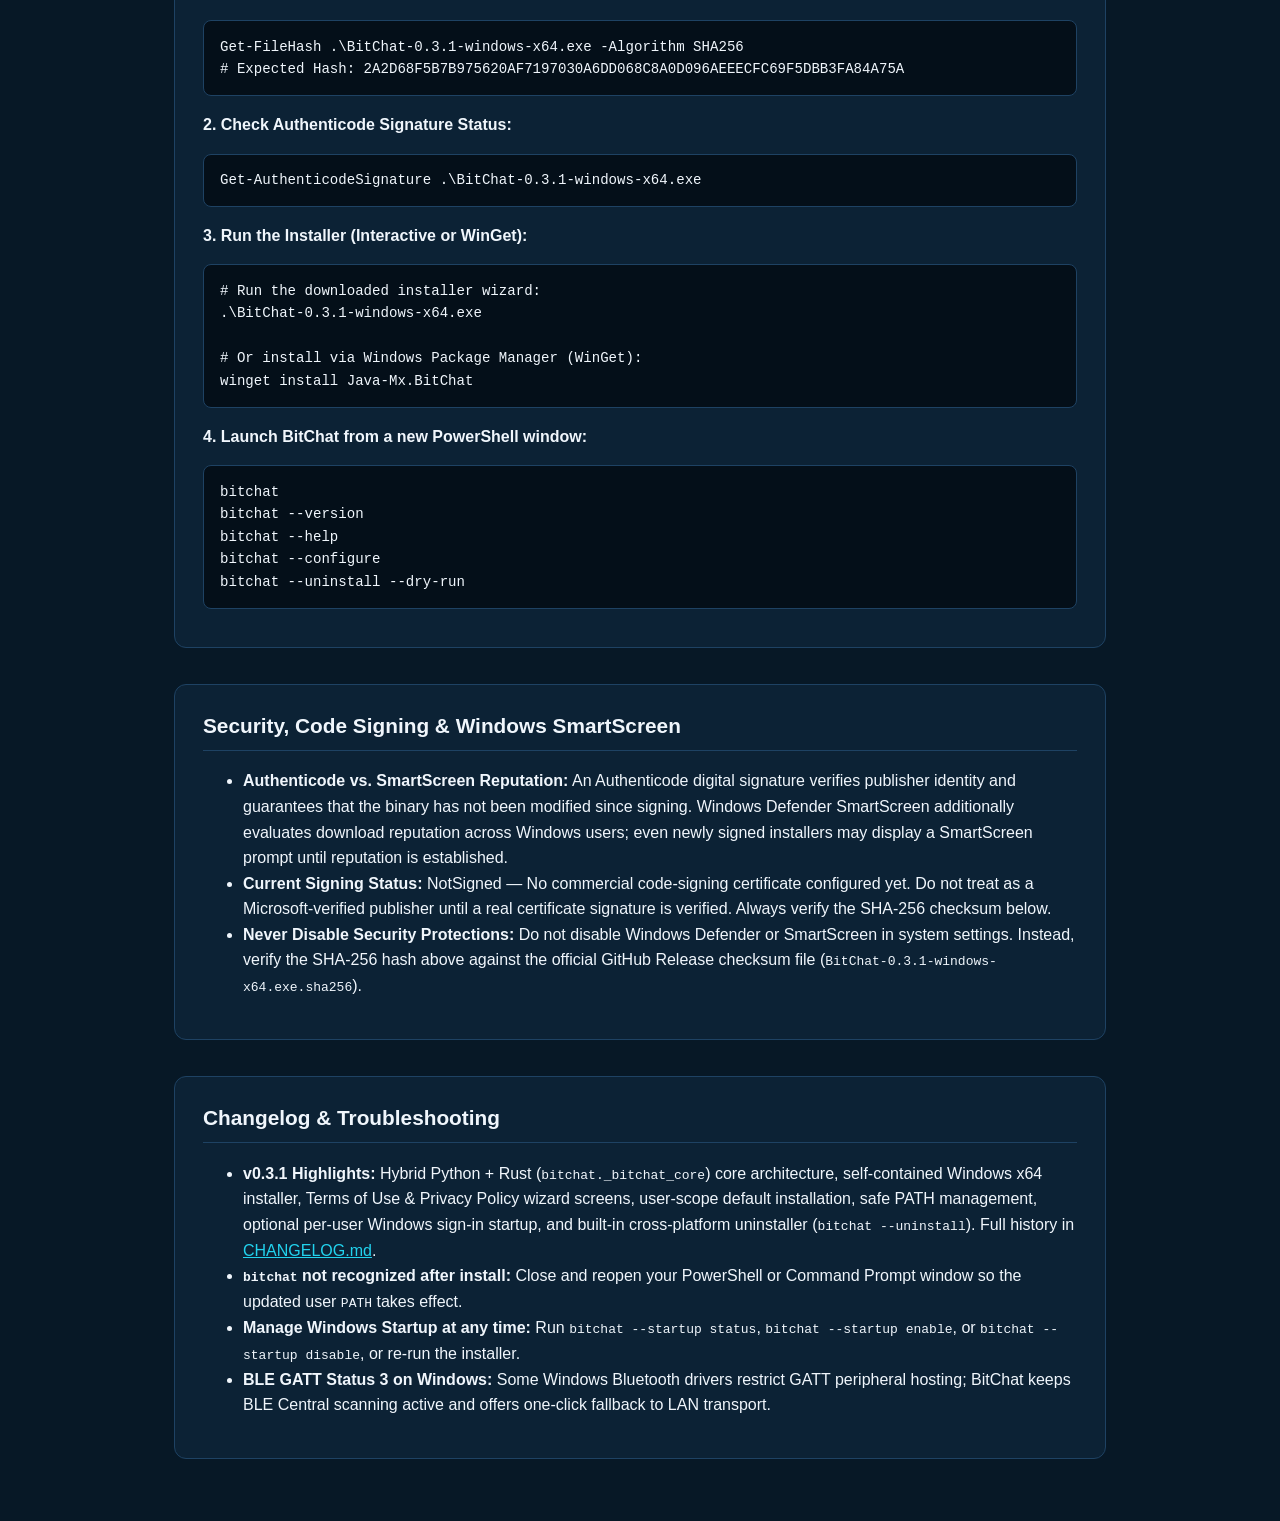
<file: docs/download/index.html>
<!DOCTYPE html>
<html lang="en">
<head>
  <meta charset="utf-8" />
  <meta name="viewport" content="width=device-width, initial-scale=1.0" />
  <title>Download BitChat 0.3.1 for Windows (x64) — Java-Mx</title>
  <link rel="icon" type="image/svg+xml" href="assets/Bitchat-Icon-Framed.svg" />
  <link rel="alternate icon" type="image/x-icon" href="assets/bitchat.ico" />
  <style>
    :root {
      --bg-primary: #071826;
      --bg-panel: #0c2235;
      --bg-card: #102a42;
      --border: #1e4263;
      --accent: #22d3ee;
      --accent-hover: #67e8f9;
      --text-main: #f0f6fc;
      --text-muted: #94a3b8;
      --warn-bg: #2c2212;
      --warn-border: #d97706;
      --ok-bg: #0f2922;
      --ok-border: #10b981;
    }
    * { box-sizing: border-box; }
    body {
      margin: 0;
      font-family: -apple-system, BlinkMacSystemFont, "Segoe UI", Roboto, sans-serif;
      background-color: var(--bg-primary);
      color: var(--text-main);
      line-height: 1.6;
    }
    .container {
      max-width: 980px;
      margin: 0 auto;
      padding: 2rem 1.5rem 4rem;
    }
    header {
      display: flex;
      align-items: center;
      justify-content: space-between;
      flex-wrap: wrap;
      gap: 1rem;
      padding-bottom: 1.5rem;
      border-bottom: 1px solid var(--border);
    }
    .brand-wordmark {
      height: 46px;
      width: auto;
      display: block;
    }
    .nav-links a {
      color: var(--text-muted);
      text-decoration: none;
      margin-left: 1.25rem;
      font-size: 0.95rem;
    }
    .nav-links a:hover {
      color: var(--accent);
    }
    .hero {
      margin-top: 2rem;
      background: var(--bg-panel);
      border: 1px solid var(--border);
      border-radius: 12px;
      padding: 2rem;
    }
    .hero-top {
      display: flex;
      align-items: center;
      gap: 1.5rem;
      flex-wrap: wrap;
    }
    .hero-symbol {
      width: 64px;
      height: auto;
    }
    h1 {
      margin: 0 0 0.35rem 0;
      font-size: 1.85rem;
    }
    .subtitle {
      margin: 0;
      color: var(--text-muted);
      font-size: 1.05rem;
    }
    .meta-grid {
      display: grid;
      grid-template-columns: repeat(auto-fit, minmax(210px, 1fr));
      gap: 1rem;
      margin: 1.5rem 0;
    }
    .meta-item {
      background: var(--bg-card);
      border: 1px solid var(--border);
      border-radius: 8px;
      padding: 0.85rem 1rem;
    }
    .meta-label {
      font-size: 0.78rem;
      text-transform: uppercase;
      letter-spacing: 0.05em;
      color: var(--text-muted);
    }
    .meta-value {
      font-weight: 600;
      margin-top: 0.2rem;
      word-break: break-word;
    }
    .checksum-box {
      background: #040f19;
      border: 1px solid var(--border);
      border-radius: 8px;
      padding: 0.9rem 1rem;
      font-family: Consolas, "Courier New", monospace;
      font-size: 0.88rem;
      overflow-x: auto;
      margin-bottom: 1.25rem;
    }
    .legal-consent {
      background: var(--bg-card);
      border: 1px solid var(--border);
      border-radius: 8px;
      padding: 1.15rem;
      margin-bottom: 1.25rem;
    }
    .legal-consent label {
      display: flex;
      align-items: flex-start;
      gap: 0.65rem;
      margin-bottom: 0.6rem;
      cursor: pointer;
    }
    .legal-note {
      font-size: 0.85rem;
      color: var(--text-muted);
      margin: 0.5rem 0 0 0;
    }
    .btn-primary {
      display: inline-block;
      background: var(--accent);
      color: #041019;
      font-weight: 700;
      text-decoration: none;
      padding: 0.85rem 1.6rem;
      border-radius: 8px;
      border: none;
      font-size: 1rem;
      cursor: pointer;
    }
    .btn-primary:hover {
      background: var(--accent-hover);
    }
    .btn-primary.disabled {
      opacity: 0.45;
      pointer-events: none;
    }
    .badge {
      display: inline-block;
      padding: 0.2rem 0.6rem;
      border-radius: 6px;
      font-size: 0.82rem;
      font-weight: 600;
    }
    .badge-unsigned {
      background: var(--warn-bg);
      border: 1px solid var(--warn-border);
      color: #fbbf24;
    }
    .badge-verified {
      background: var(--ok-bg);
      border: 1px solid var(--ok-border);
      color: #34d399;
    }
    section {
      margin-top: 2.25rem;
      background: var(--bg-panel);
      border: 1px solid var(--border);
      border-radius: 12px;
      padding: 1.5rem 1.75rem;
    }
    h2 {
      margin-top: 0;
      font-size: 1.3rem;
      border-bottom: 1px solid var(--border);
      padding-bottom: 0.5rem;
    }
    pre {
      background: #040f19;
      border: 1px solid var(--border);
      border-radius: 8px;
      padding: 0.9rem 1rem;
      overflow-x: auto;
      font-family: Consolas, "Courier New", monospace;
      font-size: 0.88rem;
    }
    a { color: var(--accent); }
  </style>
</head>
<body>
  <div class="container">
    <header>
      <img src="assets/bitchat-wordmark-dark.png" alt="BitChat" class="brand-wordmark" />
      <nav class="nav-links">
        <a href="https://github.com/Java-Mx/bitchat-python">GitHub Repository</a>
        <a href="https://github.com/Java-Mx/bitchat-python/releases">All Releases</a>
        <a href="https://github.com/Java-Mx/bitchat-python/blob/main/TERMS_OF_USE.md">Terms of Use</a>
        <a href="https://github.com/Java-Mx/bitchat-python/blob/main/PRIVACY_POLICY.md">Privacy Policy</a>
        <a href="https://github.com/Java-Mx/bitchat-python/blob/main/SECURITY.md">Security</a>
      </nav>
    </header>

    <div class="hero">
      <div class="hero-top">
        <img src="assets/bitchat-symbol-dark.png" alt="BitChat Symbol" class="hero-symbol" />
        <div>
          <h1>Download BitChat for Windows (x64)</h1>
          <p class="subtitle">
            Private peer-to-peer encrypted terminal messaging over Bluetooth Low Energy (BLE) and LAN.
            No servers, no accounts, and no manual Python installation required.
          </p>
        </div>
      </div>

      <div class="meta-grid">
        <div class="meta-item">
          <div class="meta-label">Version</div>
          <div class="meta-value">0.3.1</div>
        </div>
        <div class="meta-item">
          <div class="meta-label">Publisher</div>
          <div class="meta-value">Java-Mx</div>
        </div>
        <div class="meta-item">
          <div class="meta-label">Architecture &amp; OS</div>
          <div class="meta-value">Windows 10 (1809+) / Windows 11 (x64)</div>
        </div>
        <div class="meta-item">
          <div class="meta-label">Installer Size</div>
          <div class="meta-value">17.32 MB (18,165,765 bytes)</div>
        </div>
        <div class="meta-item">
          <div class="meta-label">Release Date</div>
          <div class="meta-value">2026-11-09</div>
        </div>
        <div class="meta-item">
          <div class="meta-label">Digital Signature Status</div>
          <div class="meta-value"><span class="badge badge-unsigned">Unsigned Open-Source Build (Verify via SHA-256)</span></div>
        </div>
      </div>

      <div class="checksum-box">
        <strong>Official Installer Filename:</strong> BitChat-0.3.1-windows-x64.exe<br />
        <strong>SHA-256 Checksum:</strong> 2A2D68F5B7B975620AF7197030A6DD068C8A0D096AEEECFC69F5DBB3FA84A75A<br />
        <strong>Signature Details:</strong> NotSigned — No commercial code-signing certificate configured yet. Do not treat as a Microsoft-verified publisher until a real certificate signature is verified. Always verify the SHA-256 checksum below.
      </div>

      <div class="legal-consent">
        <label>
          <input type="checkbox" id="accept-terms" />
          <span>
            I have read and agree to the
            <a href="https://github.com/Java-Mx/bitchat-python/blob/main/TERMS_OF_USE.md" target="_blank" rel="noopener noreferrer">BitChat Terms of Use</a>
            (Draft — pending publisher/legal review).
          </span>
        </label>
        <label>
          <input type="checkbox" id="ack-privacy" />
          <span>
            I have read the
            <a href="https://github.com/Java-Mx/bitchat-python/blob/main/PRIVACY_POLICY.md" target="_blank" rel="noopener noreferrer">BitChat Privacy Policy</a>
            (Draft — zero telemetry, no accounts, local-only keys).
          </span>
        </label>
        <p class="legal-note">
          <strong>Privacy Guarantee:</strong> Downloading BitChat requires no email address, no account registration,
          and no tracking or marketing consent. Acknowledging the Privacy Policy is informational only.
        </p>
      </div>

      <div>
        <a id="download-btn" class="btn-primary" href="https://github.com/Java-Mx/bitchat-python/releases/download/v0.3.1/BitChat-0.3.1-windows-x64.exe">
          Download BitChat-0.3.1-windows-x64.exe (17.32 MB (18,165,765 bytes))
        </a>
        <p class="legal-note">
          Official source: <a href="https://github.com/Java-Mx/bitchat-python/releases">GitHub Releases (Java-Mx/bitchat-python)</a>
        </p>
      </div>
    </div>

    <section>
      <h2>System Requirements</h2>
      <ul>
        <li><strong>Operating System:</strong> Windows 10 (version 1809 / build 17763 or newer) or Windows 11 (64-bit x64).</li>
        <li><strong>Transports:</strong> Bluetooth 4.0+ BLE adapter with Windows WinRT support, and/or Wi-Fi / Ethernet Local Area Network (LAN).</li>
        <li><strong>Disk Space:</strong> ~80 MB free disk space.</li>
        <li><strong>Privileges:</strong> Standard user account (installs to <code>%LOCALAPPDATA%\Programs\BitChat</code> by default; no Administrator rights required).</li>
        <li><strong>Runtime:</strong> Self-contained (Python 3, Rust <code>bitchat._bitchat_core</code> native extension, Textual, Bleak, WinRT, and Cryptography are bundled).</li>
      </ul>
    </section>

    <section>
      <h2>Installation &amp; Verification Instructions</h2>
      <p><strong>1. Verify the SHA-256 Checksum in PowerShell:</strong></p>
      <pre>Get-FileHash .\BitChat-0.3.1-windows-x64.exe -Algorithm SHA256
# Expected Hash: 2A2D68F5B7B975620AF7197030A6DD068C8A0D096AEEECFC69F5DBB3FA84A75A</pre>
      <p><strong>2. Check Authenticode Signature Status:</strong></p>
      <pre>Get-AuthenticodeSignature .\BitChat-0.3.1-windows-x64.exe</pre>
      <p><strong>3. Run the Installer (Interactive or WinGet):</strong></p>
      <pre># Run the downloaded installer wizard:
.\BitChat-0.3.1-windows-x64.exe

# Or install via Windows Package Manager (WinGet):
winget install Java-Mx.BitChat</pre>
      <p><strong>4. Launch BitChat from a new PowerShell window:</strong></p>
      <pre>bitchat
bitchat --version
bitchat --help
bitchat --configure
bitchat --uninstall --dry-run</pre>
    </section>

    <section>
      <h2>Security, Code Signing &amp; Windows SmartScreen</h2>
      <ul>
        <li><strong>Authenticode vs. SmartScreen Reputation:</strong> An Authenticode digital signature verifies publisher identity and guarantees that the binary has not been modified since signing. Windows Defender SmartScreen additionally evaluates download reputation across Windows users; even newly signed installers may display a SmartScreen prompt until reputation is established.</li>
        <li><strong>Current Signing Status:</strong> NotSigned — No commercial code-signing certificate configured yet. Do not treat as a Microsoft-verified publisher until a real certificate signature is verified. Always verify the SHA-256 checksum below.</li>
        <li><strong>Never Disable Security Protections:</strong> Do not disable Windows Defender or SmartScreen in system settings. Instead, verify the SHA-256 hash above against the official GitHub Release checksum file (<code>BitChat-0.3.1-windows-x64.exe.sha256</code>).</li>
      </ul>
    </section>

    <section>
      <h2>Changelog &amp; Troubleshooting</h2>
      <ul>
        <li><strong>v0.3.1 Highlights:</strong> Hybrid Python + Rust (<code>bitchat._bitchat_core</code>) core architecture, self-contained Windows x64 installer, Terms of Use &amp; Privacy Policy wizard screens, user-scope default installation, safe PATH management, optional per-user Windows sign-in startup, and built-in cross-platform uninstaller (<code>bitchat --uninstall</code>). Full history in <a href="https://github.com/Java-Mx/bitchat-python/blob/main/CHANGELOG.md">CHANGELOG.md</a>.</li>
        <li><strong><code>bitchat</code> not recognized after install:</strong> Close and reopen your PowerShell or Command Prompt window so the updated user <code>PATH</code> takes effect.</li>
        <li><strong>Manage Windows Startup at any time:</strong> Run <code>bitchat --startup status</code>, <code>bitchat --startup enable</code>, or <code>bitchat --startup disable</code>, or re-run the installer.</li>
        <li><strong>BLE GATT Status 3 on Windows:</strong> Some Windows Bluetooth drivers restrict GATT peripheral hosting; BitChat keeps BLE Central scanning active and offers one-click fallback to LAN transport.</li>
      </ul>
    </section>
  </div>

  <script>
    (function () {
      var terms = document.getElementById('accept-terms');
      var privacy = document.getElementById('ack-privacy');
      var btn = document.getElementById('download-btn');
      if (!terms || !privacy || !btn) return;
      function syncState() {
        if (terms.checked && privacy.checked) {
          btn.classList.remove('disabled');
          btn.removeAttribute('aria-disabled');
        } else {
          btn.classList.add('disabled');
          btn.setAttribute('aria-disabled', 'true');
        }
      }
      terms.addEventListener('change', syncState);
      privacy.addEventListener('change', syncState);
      syncState();
    })();
  </script>
</body>
</html>
</file>
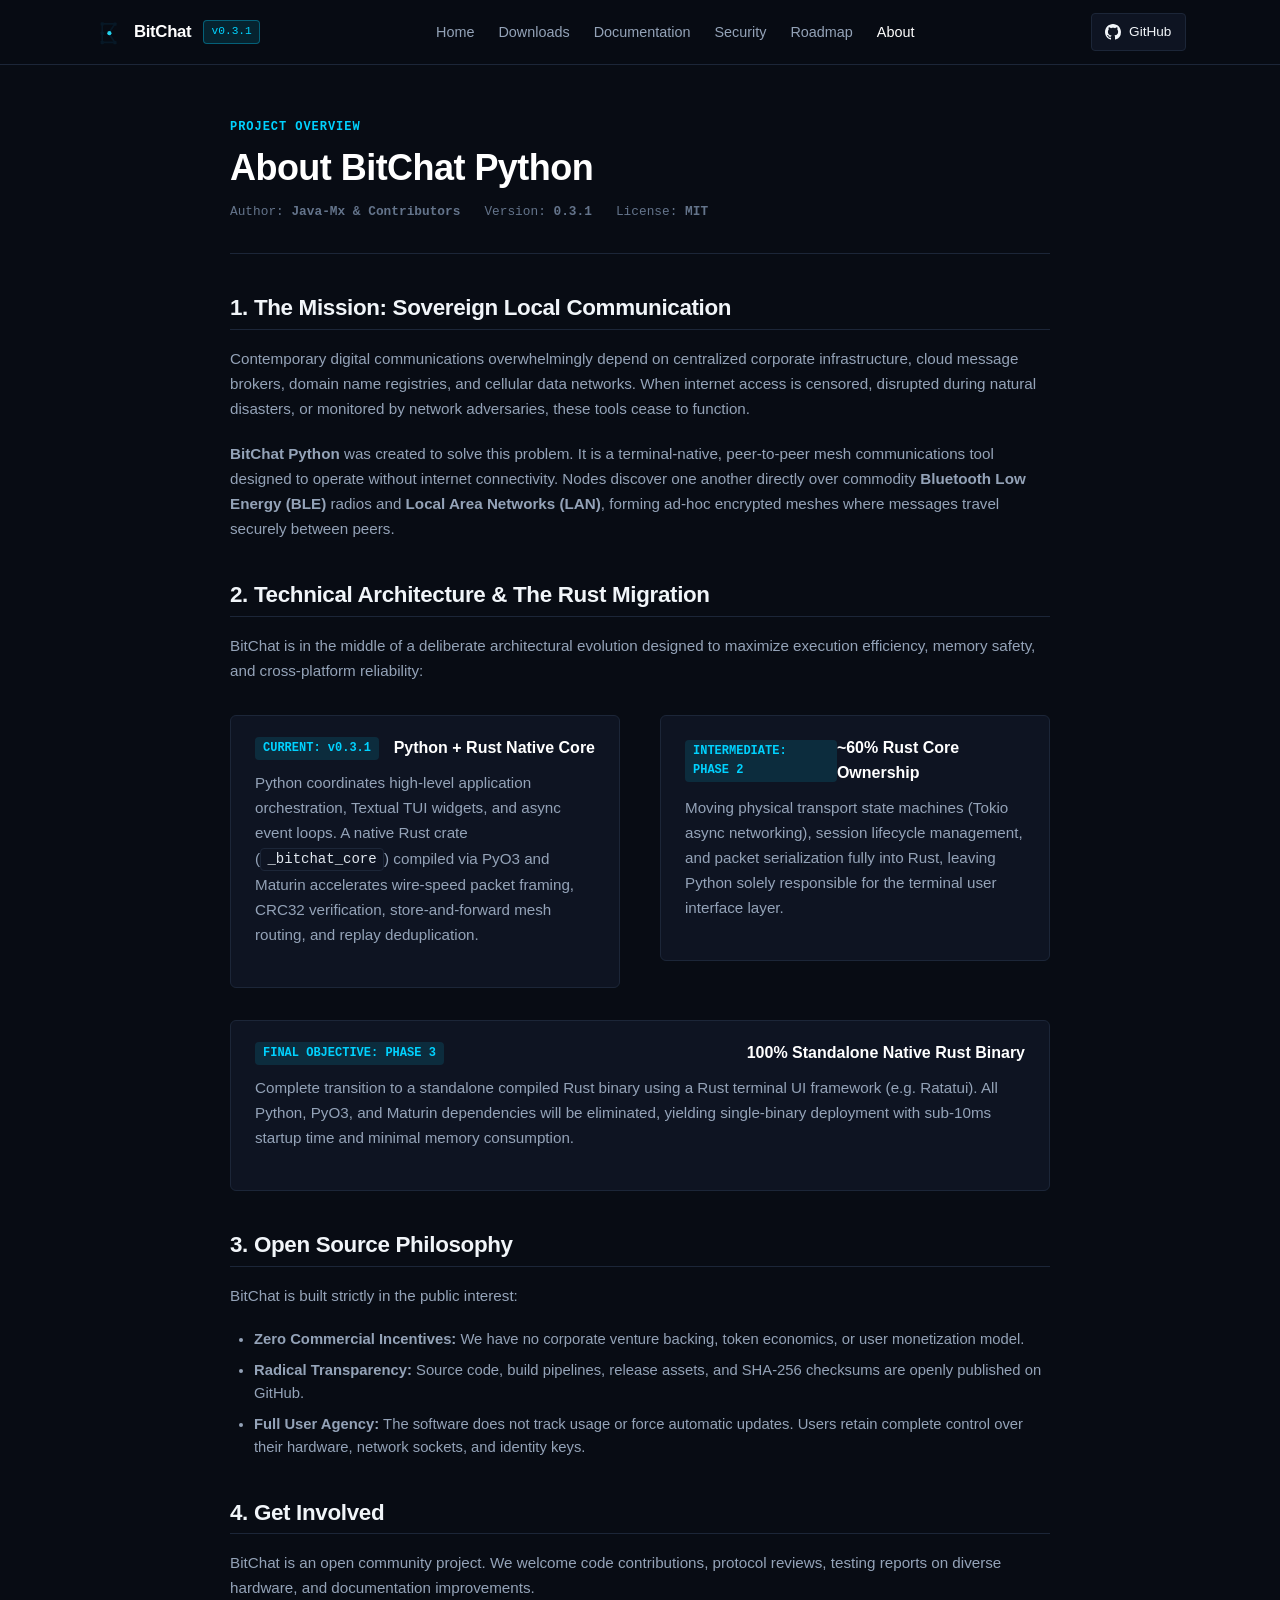
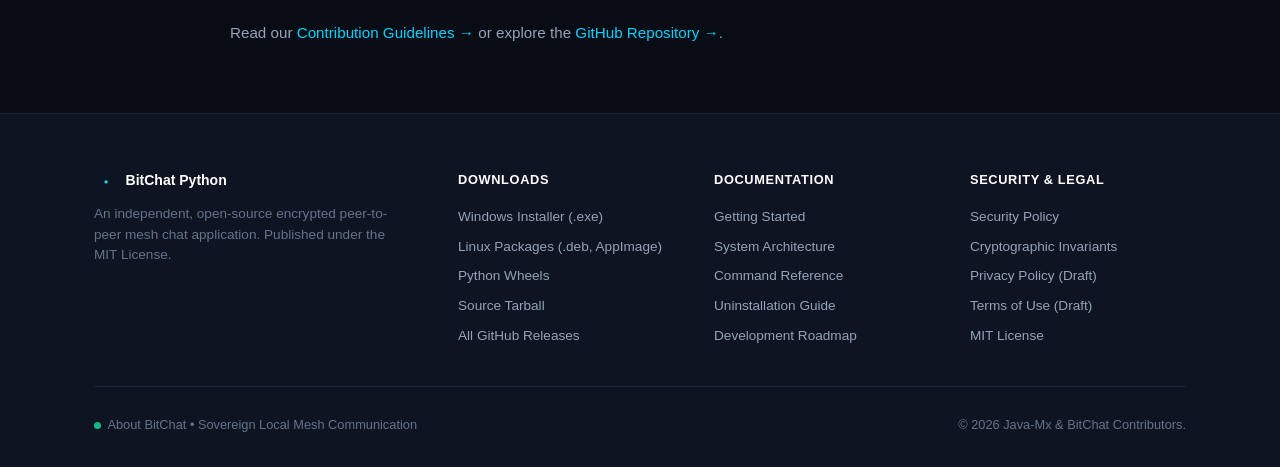
<file: website/about.html>
<!DOCTYPE html>
<html lang="en">
<head>
  <meta charset="utf-8" />
  <meta name="viewport" content="width=device-width, initial-scale=1.0" />
  <title>About BitChat — Technical Mission &amp; Architecture</title>
  <meta name="description" content="About BitChat Python: an independent open-source peer-to-peer mesh communications project. Architectural journey from Python prototype to native Rust." />
  
  <meta property="og:type" content="website" />
  <meta property="og:title" content="About BitChat — Technical Mission &amp; Architecture" />
  <meta property="og:description" content="Mission, philosophy, and architectural evolution of BitChat: from Python prototype to compiled native Rust." />
  <meta property="og:url" content="https://java-mx.github.io/bitchat-python/about.html" />

  <link rel="icon" type="image/svg+xml" href="assets/img/brand/Bitchat-Icon-Framed.svg" />
  <link rel="alternate icon" type="image/x-icon" href="assets/img/brand/bitchat.ico" />
  <link rel="stylesheet" href="assets/css/style.css" />
</head>
<body>

  <!-- Site Header -->
  <header class="site-header">
    <div class="container nav-inner">
      <a href="index.html" class="brand-link" aria-label="BitChat Home">
        <img src="assets/img/brand/bitchat-icon-32.svg" alt="" class="brand-icon" />
        <span class="brand-title">BitChat</span>
        <span class="brand-badge">v0.3.1</span>
      </a>

      <nav aria-label="Main Navigation">
        <ul class="nav-links">
          <li><a href="index.html">Home</a></li>
          <li><a href="downloads.html">Downloads</a></li>
          <li><a href="docs.html">Documentation</a></li>
          <li><a href="security.html">Security</a></li>
          <li><a href="roadmap.html">Roadmap</a></li>
          <li><a href="about.html" class="active">About</a></li>
        </ul>
      </nav>

      <div class="nav-actions">
        <a href="https://github.com/Java-Mx/bitchat-python" target="_blank" rel="noopener noreferrer" class="btn-github">
          <svg width="16" height="16" viewBox="0 0 24 24" fill="currentColor">
            <path d="M12 0C5.37 0 0 5.37 0 12c0 5.31 3.435 9.795 8.205 11.385.6.105.825-.255.825-.57 0-.285-.015-1.23-.015-2.235-3.015.555-3.795-.735-4.035-1.41-.135-.345-.72-1.41-1.23-1.695-.42-.225-1.02-.78-.015-.795.945-.015 1.62.87 1.845 1.23 1.08 1.815 2.805 1.305 3.495.99.105-.78.42-1.305.765-1.605-2.67-.3-5.46-1.335-5.46-5.925 0-1.305.465-2.385 1.23-3.225-.12-.3-.54-1.53.12-3.18 0 0 1.005-.315 3.3 1.23.96-.27 1.98-.405 3-.405s2.04.135 3 .405c2.295-1.56 3.3-1.23 3.3-1.23.66 1.65.24 2.88.12 3.18.765.84 1.23 1.905 1.23 3.225 0 4.605-2.805 5.625-5.475 5.925.435.375.81 1.095.81 2.22 0 1.605-.015 2.895-.015 3.3 0 .315.225.69.825.57A12.02 12.02 0 0024 12c0-6.63-5.37-12-12-12z"/>
          </svg>
          <span>GitHub</span>
        </a>
        <button class="mobile-menu-btn" aria-label="Open navigation menu" aria-expanded="false">
          <svg width="20" height="20" viewBox="0 0 24 24" fill="none" stroke="currentColor" stroke-width="2">
            <line x1="3" y1="12" x2="21" y2="12"></line>
            <line x1="3" y1="6" x2="21" y2="6"></line>
            <line x1="3" y1="18" x2="21" y2="18"></line>
          </svg>
        </button>
      </div>
    </div>

    <!-- Mobile Drawer -->
    <div class="mobile-nav">
      <ul>
        <li><a href="index.html">Home</a></li>
        <li><a href="downloads.html">Downloads</a></li>
        <li><a href="docs.html">Documentation</a></li>
        <li><a href="security.html">Security &amp; Cryptography</a></li>
        <li><a href="roadmap.html">Roadmap</a></li>
        <li><a href="about.html" class="active">About Architecture</a></li>
        <li><a href="privacy.html">Privacy Policy</a></li>
        <li><a href="terms.html">Terms of Use</a></li>
        <li>
          <a href="https://github.com/Java-Mx/bitchat-python" target="_blank" rel="noopener noreferrer">View on GitHub &rarr;</a>
        </li>
      </ul>
    </div>
  </header>

  <main class="container">
    <article class="article-container">
      <div class="article-header">
        <span class="section-tag">Project Overview</span>
        <h1 class="article-title">About BitChat Python</h1>
        <div class="article-meta">
          <span>Author: <strong>Java-Mx &amp; Contributors</strong></span>
          <span>Version: <strong>0.3.1</strong></span>
          <span>License: <strong>MIT</strong></span>
        </div>
      </div>

      <div class="article-body">
        <h2>1. The Mission: Sovereign Local Communication</h2>
        <p>
          Contemporary digital communications overwhelmingly depend on centralized corporate infrastructure, cloud message brokers, domain name registries, and cellular data networks. When internet access is censored, disrupted during natural disasters, or monitored by network adversaries, these tools cease to function.
        </p>
        <p>
          <strong>BitChat Python</strong> was created to solve this problem. It is a terminal-native, peer-to-peer mesh communications tool designed to operate without internet connectivity. Nodes discover one another directly over commodity <strong>Bluetooth Low Energy (BLE)</strong> radios and <strong>Local Area Networks (LAN)</strong>, forming ad-hoc encrypted meshes where messages travel securely between peers.
        </p>

        <h2>2. Technical Architecture &amp; The Rust Migration</h2>
        <p>
          BitChat is in the middle of a deliberate architectural evolution designed to maximize execution efficiency, memory safety, and cross-platform reliability:
        </p>

        <div class="how-it-works-grid" style="margin: 2rem 0;">
          <div class="step-card">
            <div class="step-header">
              <span class="step-index">CURRENT: v0.3.1</span>
              <span class="step-title">Python + Rust Native Core</span>
            </div>
            <p class="step-body">
              Python coordinates high-level application orchestration, Textual TUI widgets, and async event loops. A native Rust crate (<code>_bitchat_core</code>) compiled via PyO3 and Maturin accelerates wire-speed packet framing, CRC32 verification, store-and-forward mesh routing, and replay deduplication.
            </p>
          </div>

          <div class="step-card">
            <div class="step-header">
              <span class="step-index">INTERMEDIATE: PHASE 2</span>
              <span class="step-title">~60% Rust Core Ownership</span>
            </div>
            <p class="step-body">
              Moving physical transport state machines (Tokio async networking), session lifecycle management, and packet serialization fully into Rust, leaving Python solely responsible for the terminal user interface layer.
            </p>
          </div>
        </div>

        <div class="step-card" style="margin-bottom: 2rem;">
          <div class="step-header">
            <span class="step-index">FINAL OBJECTIVE: PHASE 3</span>
            <span class="step-title">100% Standalone Native Rust Binary</span>
          </div>
          <p class="step-body">
            Complete transition to a standalone compiled Rust binary using a Rust terminal UI framework (e.g. Ratatui). All Python, PyO3, and Maturin dependencies will be eliminated, yielding single-binary deployment with sub-10ms startup time and minimal memory consumption.
          </p>
        </div>

        <h2>3. Open Source Philosophy</h2>
        <p>
          BitChat is built strictly in the public interest:
        </p>
        <ul>
          <li><strong>Zero Commercial Incentives:</strong> We have no corporate venture backing, token economics, or user monetization model.</li>
          <li><strong>Radical Transparency:</strong> Source code, build pipelines, release assets, and SHA-256 checksums are openly published on GitHub.</li>
          <li><strong>Full User Agency:</strong> The software does not track usage or force automatic updates. Users retain complete control over their hardware, network sockets, and identity keys.</li>
        </ul>

        <h2>4. Get Involved</h2>
        <p>
          BitChat is an open community project. We welcome code contributions, protocol reviews, testing reports on diverse hardware, and documentation improvements.
        </p>
        <p>
          Read our <a href="https://github.com/Java-Mx/bitchat-python/blob/main/CONTRIBUTING.md" target="_blank" rel="noopener noreferrer">Contribution Guidelines &rarr;</a> or explore the <a href="https://github.com/Java-Mx/bitchat-python" target="_blank" rel="noopener noreferrer">GitHub Repository &rarr;</a>.
        </p>
      </div>
    </article>
  </main>

  <!-- Site Footer -->
  <footer class="site-footer">
    <div class="container">
      <div class="footer-grid">
        <div class="footer-brand-col">
          <div style="display: flex; align-items: center; gap: 0.6rem;">
            <img src="assets/img/brand/bitchat-icon-32.svg" alt="" width="22" height="22" />
            <span style="font-weight: 700; color: #ffffff;">BitChat Python</span>
          </div>
          <p>
            An independent, open-source encrypted peer-to-peer mesh chat application. Published under the MIT License.
          </p>
        </div>

        <div>
          <div class="footer-col-title">Downloads</div>
          <ul class="footer-links">
            <li><a href="downloads.html#windows">Windows Installer (.exe)</a></li>
            <li><a href="downloads.html#linux">Linux Packages (.deb, AppImage)</a></li>
            <li><a href="downloads.html#wheels">Python Wheels</a></li>
            <li><a href="downloads.html#source">Source Tarball</a></li>
            <li><a href="https://github.com/Java-Mx/bitchat-python/releases" target="_blank" rel="noopener noreferrer">All GitHub Releases</a></li>
          </ul>
        </div>

        <div>
          <div class="footer-col-title">Documentation</div>
          <ul class="footer-links">
            <li><a href="docs.html#quickstart">Getting Started</a></li>
            <li><a href="docs.html#architecture">System Architecture</a></li>
            <li><a href="docs.html#commands">Command Reference</a></li>
            <li><a href="docs.html#uninstallation">Uninstallation Guide</a></li>
            <li><a href="roadmap.html">Development Roadmap</a></li>
          </ul>
        </div>

        <div>
          <div class="footer-col-title">Security &amp; Legal</div>
          <ul class="footer-links">
            <li><a href="security.html">Security Policy</a></li>
            <li><a href="security.html#cryptography">Cryptographic Invariants</a></li>
            <li><a href="privacy.html">Privacy Policy (Draft)</a></li>
            <li><a href="terms.html">Terms of Use (Draft)</a></li>
            <li><a href="https://github.com/Java-Mx/bitchat-python/blob/main/LICENSE" target="_blank" rel="noopener noreferrer">MIT License</a></li>
          </ul>
        </div>
      </div>

      <div class="footer-bottom">
        <div class="footer-status-indicator">
          <span class="status-dot"></span>
          <span>About BitChat &bull; Sovereign Local Mesh Communication</span>
        </div>
        <div>
          &copy; 2026 Java-Mx &amp; BitChat Contributors.
        </div>
      </div>
    </div>
  </footer>

  <button class="back-to-top" aria-label="Back to top">
    <svg width="18" height="18" viewBox="0 0 24 24" fill="none" stroke="currentColor" stroke-width="2">
      <polyline points="18 15 12 9 6 15"></polyline>
    </svg>
  </button>

  <script src="assets/js/main.js"></script>
</body>
</html>
</file>
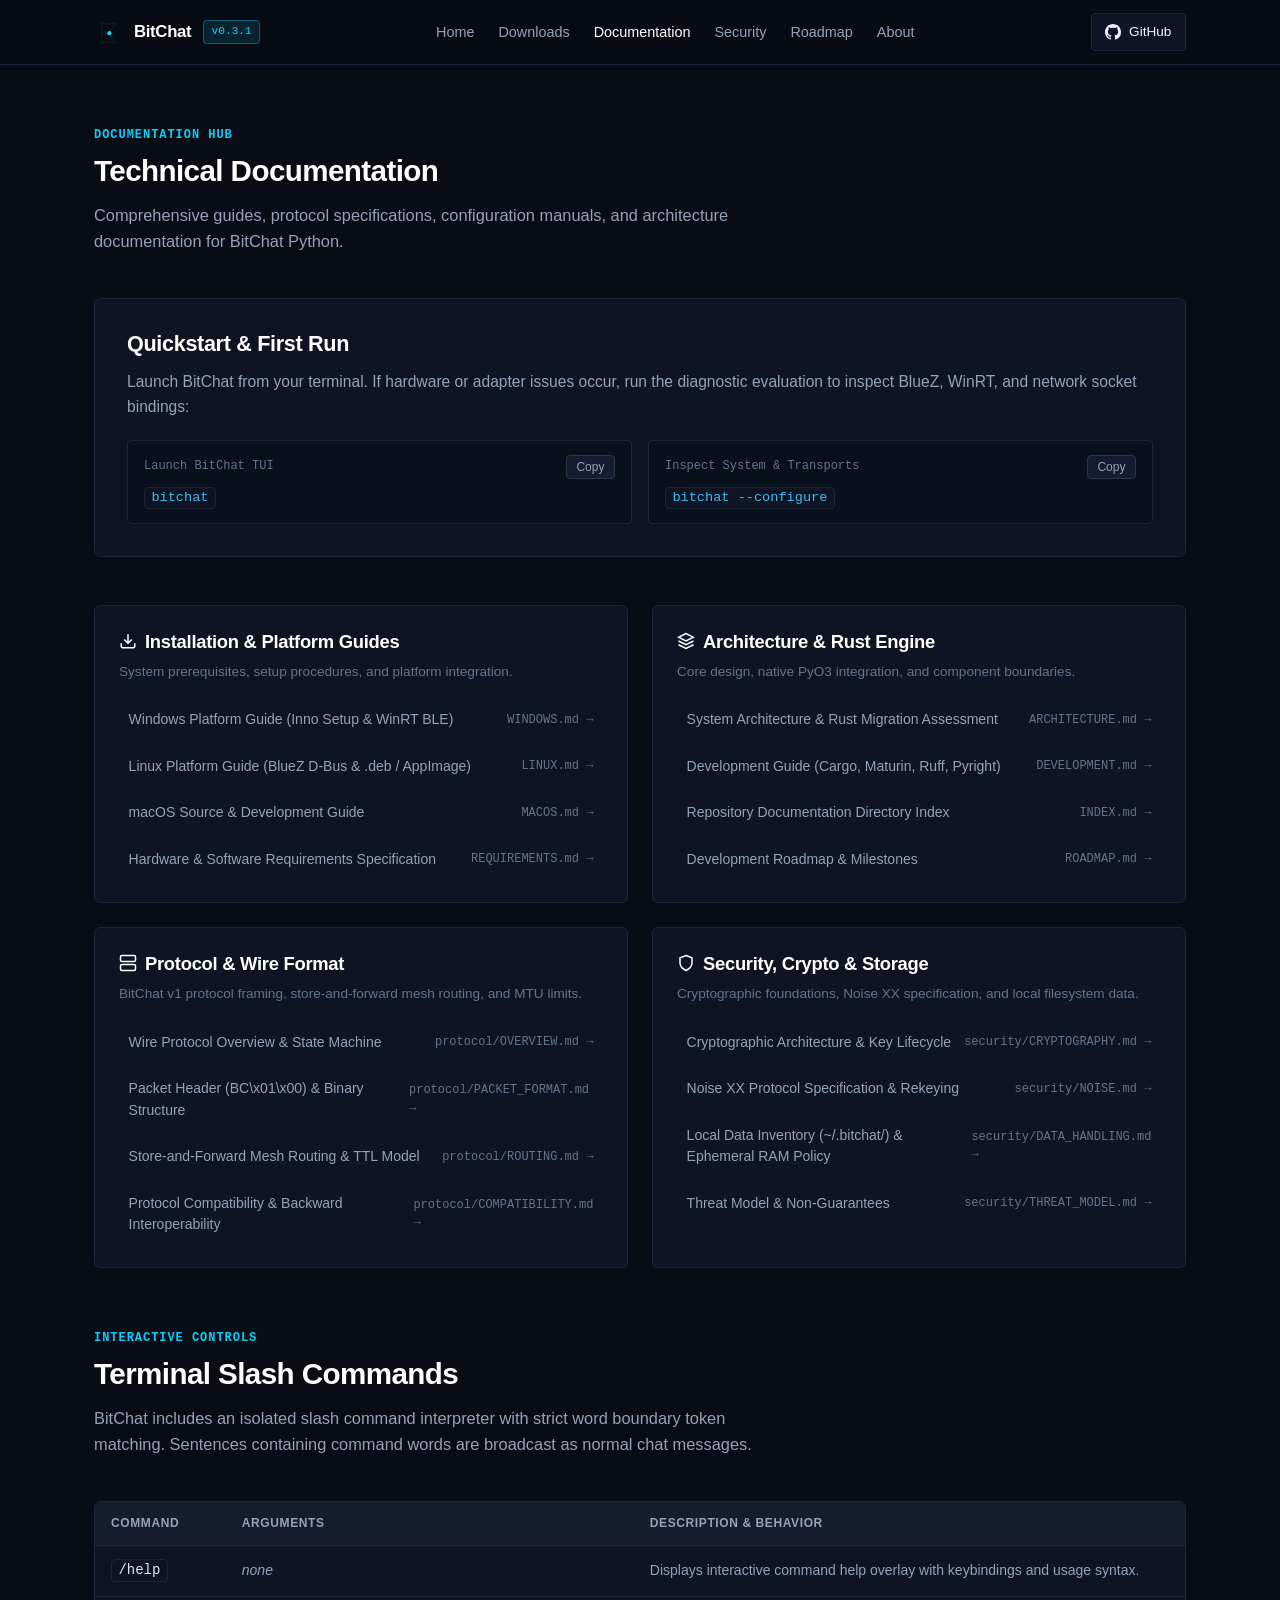
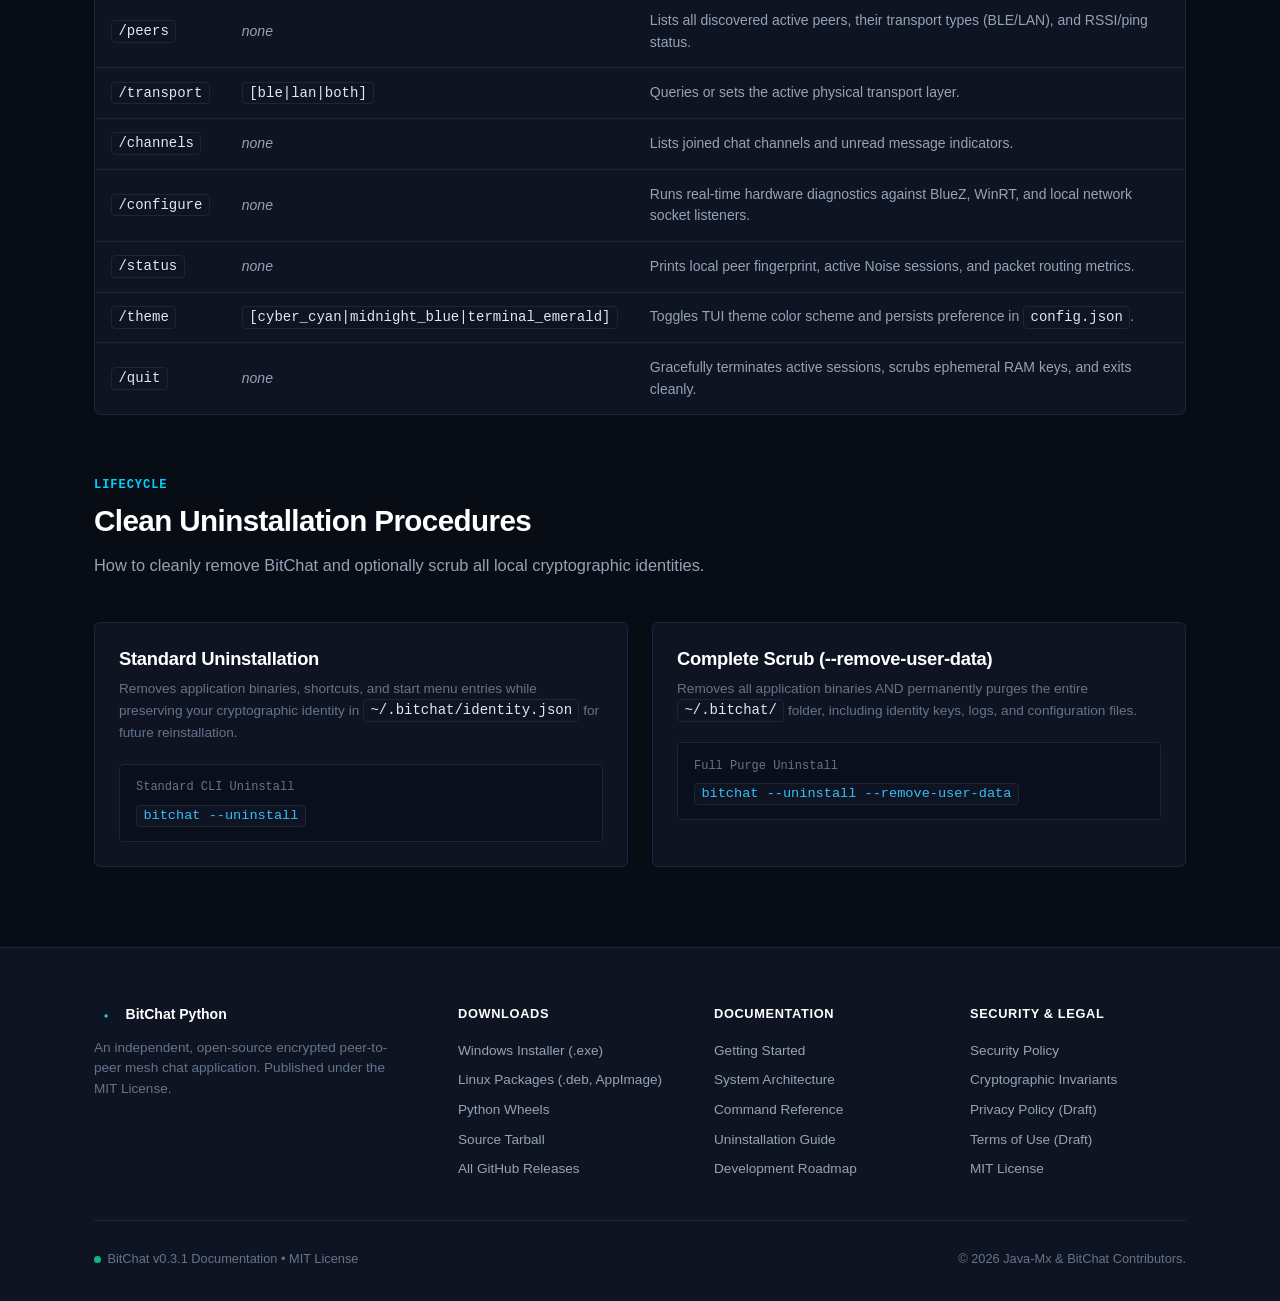
<file: website/docs.html>
<!DOCTYPE html>
<html lang="en">
<head>
  <meta charset="utf-8" />
  <meta name="viewport" content="width=device-width, initial-scale=1.0" />
  <title>Documentation &amp; Technical Manual — BitChat</title>
  <meta name="description" content="Technical documentation for BitChat: architecture, installation guides, command reference, protocol specifications, security model, and developer setup." />
  
  <meta property="og:type" content="website" />
  <meta property="og:title" content="Documentation &amp; Technical Manual — BitChat" />
  <meta property="og:description" content="Architecture, commands, protocol specifications, platform guides, and security invariants for BitChat Python." />
  <meta property="og:url" content="https://java-mx.github.io/bitchat-python/docs.html" />

  <link rel="icon" type="image/svg+xml" href="assets/img/brand/Bitchat-Icon-Framed.svg" />
  <link rel="alternate icon" type="image/x-icon" href="assets/img/brand/bitchat.ico" />
  <link rel="stylesheet" href="assets/css/style.css" />
</head>
<body>

  <!-- Site Header -->
  <header class="site-header">
    <div class="container nav-inner">
      <a href="index.html" class="brand-link" aria-label="BitChat Home">
        <img src="assets/img/brand/bitchat-icon-32.svg" alt="" class="brand-icon" />
        <span class="brand-title">BitChat</span>
        <span class="brand-badge">v0.3.1</span>
      </a>

      <nav aria-label="Main Navigation">
        <ul class="nav-links">
          <li><a href="index.html">Home</a></li>
          <li><a href="downloads.html">Downloads</a></li>
          <li><a href="docs.html" class="active">Documentation</a></li>
          <li><a href="security.html">Security</a></li>
          <li><a href="roadmap.html">Roadmap</a></li>
          <li><a href="about.html">About</a></li>
        </ul>
      </nav>

      <div class="nav-actions">
        <a href="https://github.com/Java-Mx/bitchat-python" target="_blank" rel="noopener noreferrer" class="btn-github">
          <svg width="16" height="16" viewBox="0 0 24 24" fill="currentColor">
            <path d="M12 0C5.37 0 0 5.37 0 12c0 5.31 3.435 9.795 8.205 11.385.6.105.825-.255.825-.57 0-.285-.015-1.23-.015-2.235-3.015.555-3.795-.735-4.035-1.41-.135-.345-.72-1.41-1.23-1.695-.42-.225-1.02-.78-.015-.795.945-.015 1.62.87 1.845 1.23 1.08 1.815 2.805 1.305 3.495.99.105-.78.42-1.305.765-1.605-2.67-.3-5.46-1.335-5.46-5.925 0-1.305.465-2.385 1.23-3.225-.12-.3-.54-1.53.12-3.18 0 0 1.005-.315 3.3 1.23.96-.27 1.98-.405 3-.405s2.04.135 3 .405c2.295-1.56 3.3-1.23 3.3-1.23.66 1.65.24 2.88.12 3.18.765.84 1.23 1.905 1.23 3.225 0 4.605-2.805 5.625-5.475 5.925.435.375.81 1.095.81 2.22 0 1.605-.015 2.895-.015 3.3 0 .315.225.69.825.57A12.02 12.02 0 0024 12c0-6.63-5.37-12-12-12z"/>
          </svg>
          <span>GitHub</span>
        </a>
        <button class="mobile-menu-btn" aria-label="Open navigation menu" aria-expanded="false">
          <svg width="20" height="20" viewBox="0 0 24 24" fill="none" stroke="currentColor" stroke-width="2">
            <line x1="3" y1="12" x2="21" y2="12"></line>
            <line x1="3" y1="6" x2="21" y2="6"></line>
            <line x1="3" y1="18" x2="21" y2="18"></line>
          </svg>
        </button>
      </div>
    </div>

    <!-- Mobile Drawer -->
    <div class="mobile-nav">
      <ul>
        <li><a href="index.html">Home</a></li>
        <li><a href="downloads.html">Downloads</a></li>
        <li><a href="docs.html" class="active">Documentation</a></li>
        <li><a href="security.html">Security &amp; Cryptography</a></li>
        <li><a href="roadmap.html">Roadmap</a></li>
        <li><a href="about.html">About Architecture</a></li>
        <li><a href="privacy.html">Privacy Policy</a></li>
        <li><a href="terms.html">Terms of Use</a></li>
        <li>
          <a href="https://github.com/Java-Mx/bitchat-python" target="_blank" rel="noopener noreferrer">View on GitHub &rarr;</a>
        </li>
      </ul>
    </div>
  </header>

  <main class="container" style="padding-top: 3.5rem; padding-bottom: 5rem;">
    <!-- Header -->
    <div class="section-header">
      <span class="section-tag">Documentation Hub</span>
      <h1 class="section-title">Technical Documentation</h1>
      <p class="section-description">
        Comprehensive guides, protocol specifications, configuration manuals, and architecture documentation for BitChat Python.
      </p>
    </div>

    <!-- Quickstart Banner -->
    <div class="download-hero-card" id="quickstart" style="margin-bottom: 3rem;">
      <h2 style="font-size: 1.35rem; margin-bottom: 0.75rem; color: #ffffff;">Quickstart &amp; First Run</h2>
      <p style="margin-bottom: 1.25rem;">
        Launch BitChat from your terminal. If hardware or adapter issues occur, run the diagnostic evaluation to inspect BlueZ, WinRT, and network socket bindings:
      </p>
      <div style="display: grid; grid-template-columns: 1fr 1fr; gap: 1rem;">
        <div class="cli-install-box">
          <div class="cli-label">
            <span>Launch BitChat TUI</span>
            <button class="btn-copy" data-copy="bitchat">Copy</button>
          </div>
          <code class="cli-cmd">bitchat</code>
        </div>
        <div class="cli-install-box">
          <div class="cli-label">
            <span>Inspect System &amp; Transports</span>
            <button class="btn-copy" data-copy="bitchat --configure">Copy</button>
          </div>
          <code class="cli-cmd">bitchat --configure</code>
        </div>
      </div>
    </div>

    <!-- Documentation Sections Grid -->
    <div class="docs-grid" style="margin-bottom: 3.5rem;">
      <!-- Group 1: Getting Started & Installation -->
      <div class="doc-group-card">
        <h3 class="doc-group-title">
          <svg width="18" height="18" viewBox="0 0 24 24" fill="none" stroke="currentColor" stroke-width="2">
            <path d="M21 15v4a2 2 0 0 1-2 2H5a2 2 0 0 1-2-2v-4"></path>
            <polyline points="7 10 12 15 17 10"></polyline>
            <line x1="12" y1="15" x2="12" y2="3"></line>
          </svg>
          Installation &amp; Platform Guides
        </h3>
        <p class="doc-group-desc">System prerequisites, setup procedures, and platform integration.</p>

        <ul class="doc-links-list">
          <li>
            <a href="https://github.com/Java-Mx/bitchat-python/blob/main/docs/platform/WINDOWS.md" target="_blank" rel="noopener noreferrer">
              <span>Windows Platform Guide (Inno Setup &amp; WinRT BLE)</span>
              <span class="doc-path">WINDOWS.md &rarr;</span>
            </a>
          </li>
          <li>
            <a href="https://github.com/Java-Mx/bitchat-python/blob/main/docs/platform/LINUX.md" target="_blank" rel="noopener noreferrer">
              <span>Linux Platform Guide (BlueZ D-Bus &amp; .deb / AppImage)</span>
              <span class="doc-path">LINUX.md &rarr;</span>
            </a>
          </li>
          <li id="macos">
            <a href="https://github.com/Java-Mx/bitchat-python/blob/main/docs/platform/MACOS.md" target="_blank" rel="noopener noreferrer">
              <span>macOS Source &amp; Development Guide</span>
              <span class="doc-path">MACOS.md &rarr;</span>
            </a>
          </li>
          <li>
            <a href="https://github.com/Java-Mx/bitchat-python/blob/main/docs/REQUIREMENTS.md" target="_blank" rel="noopener noreferrer">
              <span>Hardware &amp; Software Requirements Specification</span>
              <span class="doc-path">REQUIREMENTS.md &rarr;</span>
            </a>
          </li>
        </ul>
      </div>

      <!-- Group 2: Architecture & Rust Core -->
      <div class="doc-group-card" id="architecture">
        <h3 class="doc-group-title">
          <svg width="18" height="18" viewBox="0 0 24 24" fill="none" stroke="currentColor" stroke-width="2">
            <polygon points="12 2 2 7 12 12 22 7 12 2"></polygon>
            <polyline points="2 17 12 22 22 17"></polyline>
            <polyline points="2 12 12 17 22 12"></polyline>
          </svg>
          Architecture &amp; Rust Engine
        </h3>
        <p class="doc-group-desc">Core design, native PyO3 integration, and component boundaries.</p>

        <ul class="doc-links-list">
          <li>
            <a href="https://github.com/Java-Mx/bitchat-python/blob/main/docs/ARCHITECTURE.md" target="_blank" rel="noopener noreferrer">
              <span>System Architecture &amp; Rust Migration Assessment</span>
              <span class="doc-path">ARCHITECTURE.md &rarr;</span>
            </a>
          </li>
          <li>
            <a href="https://github.com/Java-Mx/bitchat-python/blob/main/docs/DEVELOPMENT.md" target="_blank" rel="noopener noreferrer">
              <span>Development Guide (Cargo, Maturin, Ruff, Pyright)</span>
              <span class="doc-path">DEVELOPMENT.md &rarr;</span>
            </a>
          </li>
          <li>
            <a href="https://github.com/Java-Mx/bitchat-python/blob/main/docs/INDEX.md" target="_blank" rel="noopener noreferrer">
              <span>Repository Documentation Directory Index</span>
              <span class="doc-path">INDEX.md &rarr;</span>
            </a>
          </li>
          <li>
            <a href="roadmap.html">
              <span>Development Roadmap &amp; Milestones</span>
              <span class="doc-path">ROADMAP.md &rarr;</span>
            </a>
          </li>
        </ul>
      </div>

      <!-- Group 3: Protocol & Wire Format -->
      <div class="doc-group-card">
        <h3 class="doc-group-title">
          <svg width="18" height="18" viewBox="0 0 24 24" fill="none" stroke="currentColor" stroke-width="2">
            <rect x="2" y="2" width="20" height="8" rx="2" ry="2"></rect>
            <rect x="2" y="14" width="20" height="8" rx="2" ry="2"></rect>
            <line x1="6" y1="6" x2="6.01" y2="6"></line>
            <line x1="6" y1="18" x2="6.01" y2="18"></line>
          </svg>
          Protocol &amp; Wire Format
        </h3>
        <p class="doc-group-desc">BitChat v1 protocol framing, store-and-forward mesh routing, and MTU limits.</p>

        <ul class="doc-links-list">
          <li>
            <a href="https://github.com/Java-Mx/bitchat-python/blob/main/docs/protocol/OVERVIEW.md" target="_blank" rel="noopener noreferrer">
              <span>Wire Protocol Overview &amp; State Machine</span>
              <span class="doc-path">protocol/OVERVIEW.md &rarr;</span>
            </a>
          </li>
          <li>
            <a href="https://github.com/Java-Mx/bitchat-python/blob/main/docs/protocol/PACKET_FORMAT.md" target="_blank" rel="noopener noreferrer">
              <span>Packet Header (BC\x01\x00) &amp; Binary Structure</span>
              <span class="doc-path">protocol/PACKET_FORMAT.md &rarr;</span>
            </a>
          </li>
          <li>
            <a href="https://github.com/Java-Mx/bitchat-python/blob/main/docs/protocol/ROUTING.md" target="_blank" rel="noopener noreferrer">
              <span>Store-and-Forward Mesh Routing &amp; TTL Model</span>
              <span class="doc-path">protocol/ROUTING.md &rarr;</span>
            </a>
          </li>
          <li>
            <a href="https://github.com/Java-Mx/bitchat-python/blob/main/docs/protocol/COMPATIBILITY.md" target="_blank" rel="noopener noreferrer">
              <span>Protocol Compatibility &amp; Backward Interoperability</span>
              <span class="doc-path">protocol/COMPATIBILITY.md &rarr;</span>
            </a>
          </li>
        </ul>
      </div>

      <!-- Group 4: Security & Privacy -->
      <div class="doc-group-card">
        <h3 class="doc-group-title">
          <svg width="18" height="18" viewBox="0 0 24 24" fill="none" stroke="currentColor" stroke-width="2">
            <path d="M12 22s8-4 8-10V5l-8-3-8 3v7c0 6 8 10 8 10z"></path>
          </svg>
          Security, Crypto &amp; Storage
        </h3>
        <p class="doc-group-desc">Cryptographic foundations, Noise XX specification, and local filesystem data.</p>

        <ul class="doc-links-list">
          <li>
            <a href="security.html#cryptography">
              <span>Cryptographic Architecture &amp; Key Lifecycle</span>
              <span class="doc-path">security/CRYPTOGRAPHY.md &rarr;</span>
            </a>
          </li>
          <li>
            <a href="security.html#noise">
              <span>Noise XX Protocol Specification &amp; Rekeying</span>
              <span class="doc-path">security/NOISE.md &rarr;</span>
            </a>
          </li>
          <li>
            <a href="https://github.com/Java-Mx/bitchat-python/blob/main/docs/security/DATA_HANDLING.md" target="_blank" rel="noopener noreferrer">
              <span>Local Data Inventory (~/.bitchat/) &amp; Ephemeral RAM Policy</span>
              <span class="doc-path">security/DATA_HANDLING.md &rarr;</span>
            </a>
          </li>
          <li>
            <a href="https://github.com/Java-Mx/bitchat-python/blob/main/docs/security/THREAT_MODEL.md" target="_blank" rel="noopener noreferrer">
              <span>Threat Model &amp; Non-Guarantees</span>
              <span class="doc-path">security/THREAT_MODEL.md &rarr;</span>
            </a>
          </li>
        </ul>
      </div>
    </div>

    <!-- Slash Command Reference -->
    <div class="section-header" id="commands">
      <span class="section-tag">Interactive Controls</span>
      <h2 class="section-title">Terminal Slash Commands</h2>
      <p class="section-description">
        BitChat includes an isolated slash command interpreter with strict word boundary token matching. Sentences containing command words are broadcast as normal chat messages.
      </p>
    </div>

    <div class="package-table-wrapper" style="margin-bottom: 3.5rem;">
      <table class="package-table">
        <thead>
          <tr>
            <th>Command</th>
            <th>Arguments</th>
            <th>Description &amp; Behavior</th>
          </tr>
        </thead>
        <tbody>
          <tr>
            <td><code>/help</code></td>
            <td><em>none</em></td>
            <td>Displays interactive command help overlay with keybindings and usage syntax.</td>
          </tr>
          <tr>
            <td><code>/peers</code></td>
            <td><em>none</em></td>
            <td>Lists all discovered active peers, their transport types (BLE/LAN), and RSSI/ping status.</td>
          </tr>
          <tr>
            <td><code>/transport</code></td>
            <td><code>[ble|lan|both]</code></td>
            <td>Queries or sets the active physical transport layer.</td>
          </tr>
          <tr>
            <td><code>/channels</code></td>
            <td><em>none</em></td>
            <td>Lists joined chat channels and unread message indicators.</td>
          </tr>
          <tr>
            <td><code>/configure</code></td>
            <td><em>none</em></td>
            <td>Runs real-time hardware diagnostics against BlueZ, WinRT, and local network socket listeners.</td>
          </tr>
          <tr>
            <td><code>/status</code></td>
            <td><em>none</em></td>
            <td>Prints local peer fingerprint, active Noise sessions, and packet routing metrics.</td>
          </tr>
          <tr>
            <td><code>/theme</code></td>
            <td><code>[cyber_cyan|midnight_blue|terminal_emerald]</code></td>
            <td>Toggles TUI theme color scheme and persists preference in <code>config.json</code>.</td>
          </tr>
          <tr>
            <td><code>/quit</code></td>
            <td><em>none</em></td>
            <td>Gracefully terminates active sessions, scrubs ephemeral RAM keys, and exits cleanly.</td>
          </tr>
        </tbody>
      </table>
    </div>

    <!-- Uninstallation Guide Section -->
    <div class="section-header" id="uninstallation">
      <span class="section-tag">Lifecycle</span>
      <h2 class="section-title">Clean Uninstallation Procedures</h2>
      <p class="section-description">
        How to cleanly remove BitChat and optionally scrub all local cryptographic identities.
      </p>
    </div>

    <div class="docs-grid">
      <div class="doc-group-card">
        <h3 class="doc-group-title">Standard Uninstallation</h3>
        <p class="doc-group-desc">
          Removes application binaries, shortcuts, and start menu entries while preserving your cryptographic identity in <code>~/.bitchat/identity.json</code> for future reinstallation.
        </p>
        <div class="cli-install-box">
          <div class="cli-label"><span>Standard CLI Uninstall</span></div>
          <code class="cli-cmd">bitchat --uninstall</code>
        </div>
      </div>

      <div class="doc-group-card">
        <h3 class="doc-group-title">Complete Scrub (--remove-user-data)</h3>
        <p class="doc-group-desc">
          Removes all application binaries AND permanently purges the entire <code>~/.bitchat/</code> folder, including identity keys, logs, and configuration files.
        </p>
        <div class="cli-install-box">
          <div class="cli-label"><span>Full Purge Uninstall</span></div>
          <code class="cli-cmd">bitchat --uninstall --remove-user-data</code>
        </div>
      </div>
    </div>
  </main>

  <!-- Site Footer -->
  <footer class="site-footer">
    <div class="container">
      <div class="footer-grid">
        <div class="footer-brand-col">
          <div style="display: flex; align-items: center; gap: 0.6rem;">
            <img src="assets/img/brand/bitchat-icon-32.svg" alt="" width="22" height="22" />
            <span style="font-weight: 700; color: #ffffff;">BitChat Python</span>
          </div>
          <p>
            An independent, open-source encrypted peer-to-peer mesh chat application. Published under the MIT License.
          </p>
        </div>

        <div>
          <div class="footer-col-title">Downloads</div>
          <ul class="footer-links">
            <li><a href="downloads.html#windows">Windows Installer (.exe)</a></li>
            <li><a href="downloads.html#linux">Linux Packages (.deb, AppImage)</a></li>
            <li><a href="downloads.html#wheels">Python Wheels</a></li>
            <li><a href="downloads.html#source">Source Tarball</a></li>
            <li><a href="https://github.com/Java-Mx/bitchat-python/releases" target="_blank" rel="noopener noreferrer">All GitHub Releases</a></li>
          </ul>
        </div>

        <div>
          <div class="footer-col-title">Documentation</div>
          <ul class="footer-links">
            <li><a href="docs.html#quickstart">Getting Started</a></li>
            <li><a href="docs.html#architecture">System Architecture</a></li>
            <li><a href="docs.html#commands">Command Reference</a></li>
            <li><a href="docs.html#uninstallation">Uninstallation Guide</a></li>
            <li><a href="roadmap.html">Development Roadmap</a></li>
          </ul>
        </div>

        <div>
          <div class="footer-col-title">Security &amp; Legal</div>
          <ul class="footer-links">
            <li><a href="security.html">Security Policy</a></li>
            <li><a href="security.html#cryptography">Cryptographic Invariants</a></li>
            <li><a href="privacy.html">Privacy Policy (Draft)</a></li>
            <li><a href="terms.html">Terms of Use (Draft)</a></li>
            <li><a href="https://github.com/Java-Mx/bitchat-python/blob/main/LICENSE" target="_blank" rel="noopener noreferrer">MIT License</a></li>
          </ul>
        </div>
      </div>

      <div class="footer-bottom">
        <div class="footer-status-indicator">
          <span class="status-dot"></span>
          <span>BitChat v0.3.1 Documentation &bull; MIT License</span>
        </div>
        <div>
          &copy; 2026 Java-Mx &amp; BitChat Contributors.
        </div>
      </div>
    </div>
  </footer>

  <button class="back-to-top" aria-label="Back to top">
    <svg width="18" height="18" viewBox="0 0 24 24" fill="none" stroke="currentColor" stroke-width="2">
      <polyline points="18 15 12 9 6 15"></polyline>
    </svg>
  </button>

  <script src="assets/js/main.js"></script>
</body>
</html>
</file>
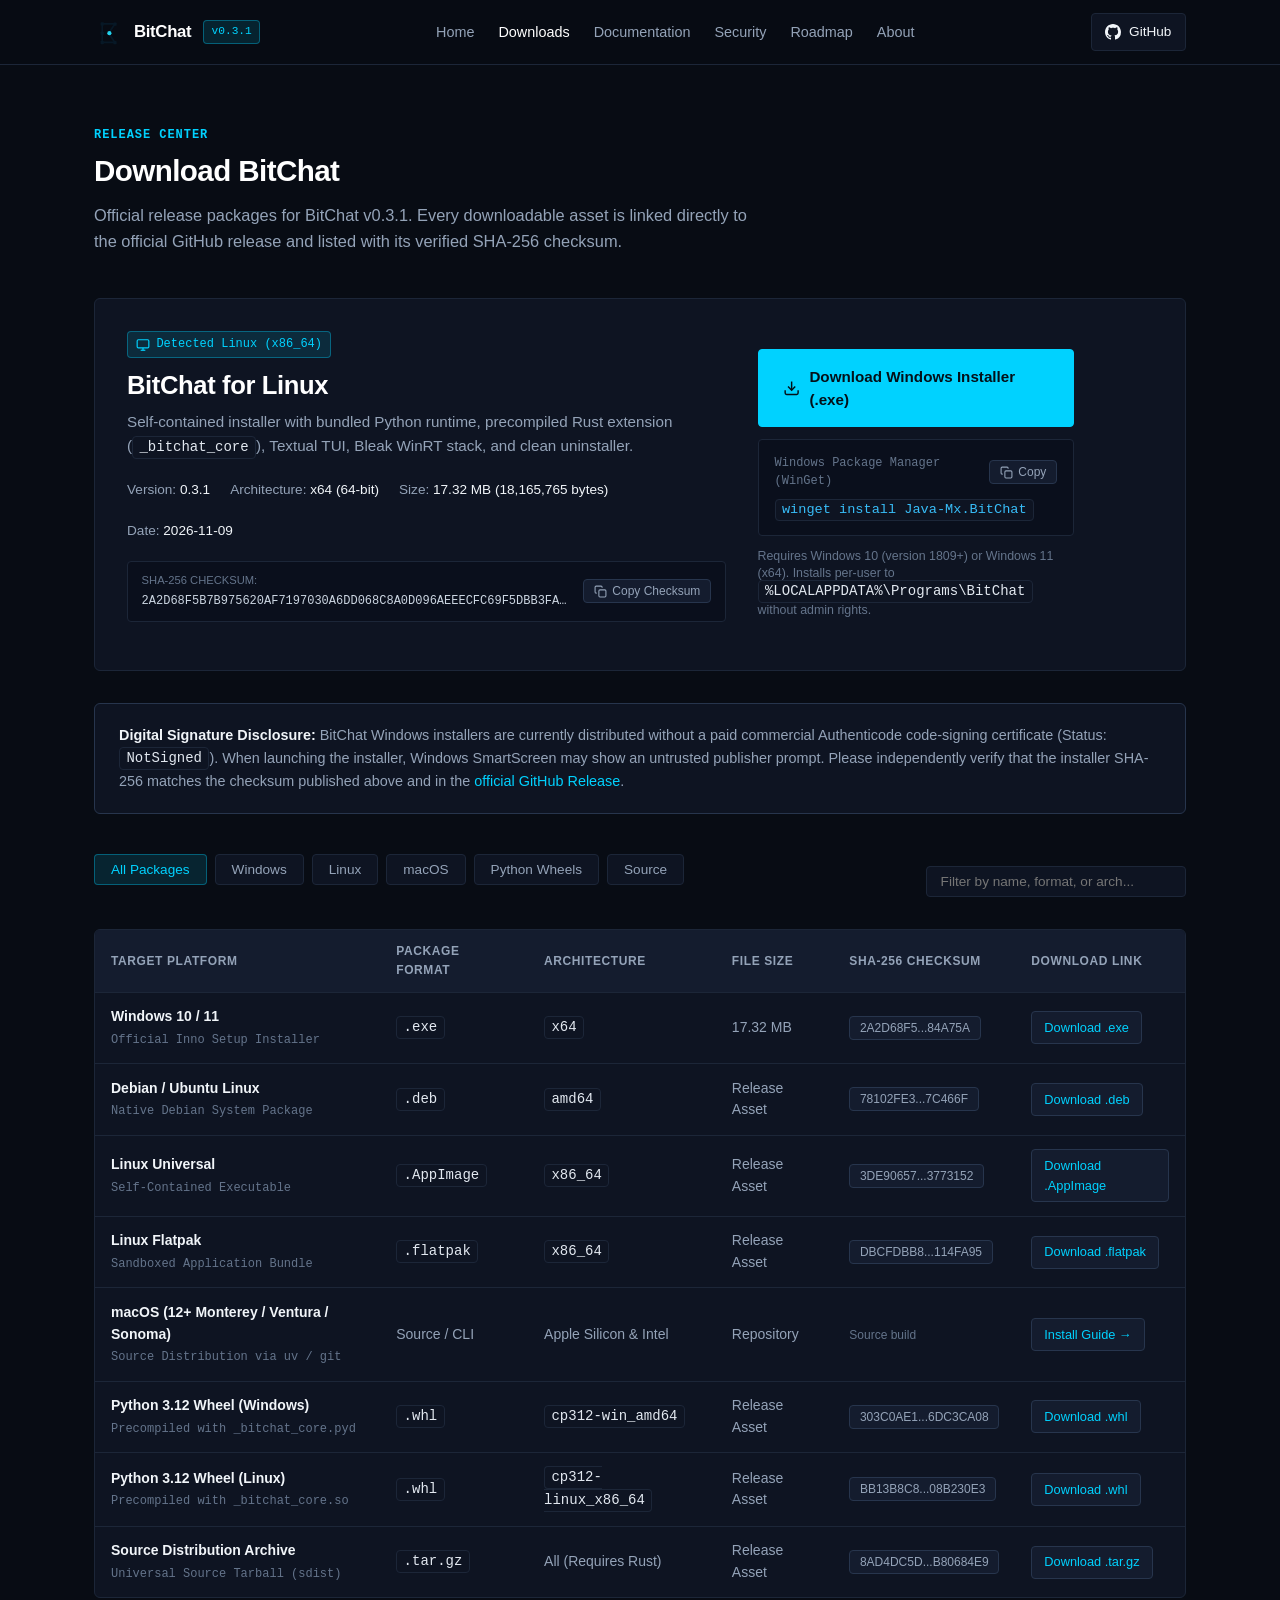
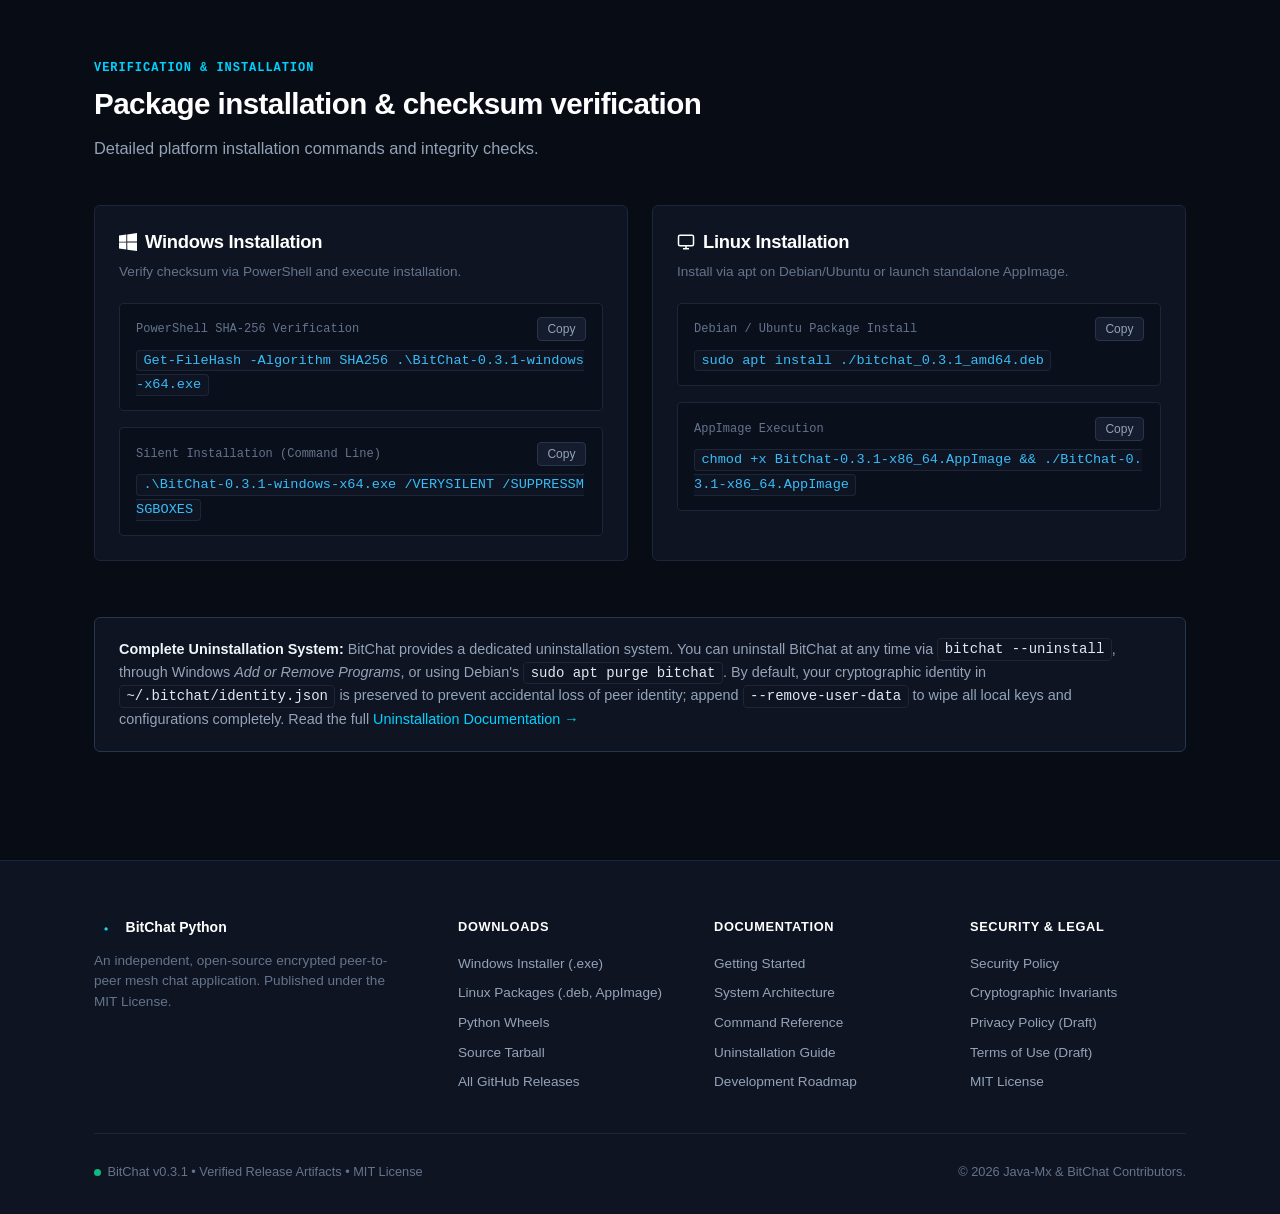
<file: website/downloads.html>
<!DOCTYPE html>
<html lang="en">
<head>
  <meta charset="utf-8" />
  <meta name="viewport" content="width=device-width, initial-scale=1.0" />
  <title>Download BitChat — Official Packages &amp; Checksums</title>
  <meta name="description" content="Download official BitChat v0.3.1 packages for Windows, Linux, Python Wheels, and Source. Verified SHA-256 checksums and installation instructions." />
  
  <meta property="og:type" content="website" />
  <meta property="og:title" content="Download BitChat — Official Packages &amp; Checksums" />
  <meta property="og:description" content="Official BitChat v0.3.1 releases for Windows, Debian, AppImage, Flatpak, and Python wheels with verified SHA-256 checksums." />
  <meta property="og:url" content="https://java-mx.github.io/bitchat-python/downloads.html" />

  <link rel="icon" type="image/svg+xml" href="assets/img/brand/Bitchat-Icon-Framed.svg" />
  <link rel="alternate icon" type="image/x-icon" href="assets/img/brand/bitchat.ico" />
  <link rel="stylesheet" href="assets/css/style.css" />
</head>
<body>

  <!-- Site Header -->
  <header class="site-header">
    <div class="container nav-inner">
      <a href="index.html" class="brand-link" aria-label="BitChat Home">
        <img src="assets/img/brand/bitchat-icon-32.svg" alt="" class="brand-icon" />
        <span class="brand-title">BitChat</span>
        <span class="brand-badge">v0.3.1</span>
      </a>

      <nav aria-label="Main Navigation">
        <ul class="nav-links">
          <li><a href="index.html">Home</a></li>
          <li><a href="downloads.html" class="active">Downloads</a></li>
          <li><a href="docs.html">Documentation</a></li>
          <li><a href="security.html">Security</a></li>
          <li><a href="roadmap.html">Roadmap</a></li>
          <li><a href="about.html">About</a></li>
        </ul>
      </nav>

      <div class="nav-actions">
        <a href="https://github.com/Java-Mx/bitchat-python" target="_blank" rel="noopener noreferrer" class="btn-github">
          <svg width="16" height="16" viewBox="0 0 24 24" fill="currentColor">
            <path d="M12 0C5.37 0 0 5.37 0 12c0 5.31 3.435 9.795 8.205 11.385.6.105.825-.255.825-.57 0-.285-.015-1.23-.015-2.235-3.015.555-3.795-.735-4.035-1.41-.135-.345-.72-1.41-1.23-1.695-.42-.225-1.02-.78-.015-.795.945-.015 1.62.87 1.845 1.23 1.08 1.815 2.805 1.305 3.495.99.105-.78.42-1.305.765-1.605-2.67-.3-5.46-1.335-5.46-5.925 0-1.305.465-2.385 1.23-3.225-.12-.3-.54-1.53.12-3.18 0 0 1.005-.315 3.3 1.23.96-.27 1.98-.405 3-.405s2.04.135 3 .405c2.295-1.56 3.3-1.23 3.3-1.23.66 1.65.24 2.88.12 3.18.765.84 1.23 1.905 1.23 3.225 0 4.605-2.805 5.625-5.475 5.925.435.375.81 1.095.81 2.22 0 1.605-.015 2.895-.015 3.3 0 .315.225.69.825.57A12.02 12.02 0 0024 12c0-6.63-5.37-12-12-12z"/>
          </svg>
          <span>GitHub</span>
        </a>
        <button class="mobile-menu-btn" aria-label="Open navigation menu" aria-expanded="false">
          <svg width="20" height="20" viewBox="0 0 24 24" fill="none" stroke="currentColor" stroke-width="2">
            <line x1="3" y1="12" x2="21" y2="12"></line>
            <line x1="3" y1="6" x2="21" y2="6"></line>
            <line x1="3" y1="18" x2="21" y2="18"></line>
          </svg>
        </button>
      </div>
    </div>

    <!-- Mobile Drawer -->
    <div class="mobile-nav">
      <ul>
        <li><a href="index.html">Home</a></li>
        <li><a href="downloads.html" class="active">Downloads</a></li>
        <li><a href="docs.html">Documentation</a></li>
        <li><a href="security.html">Security &amp; Cryptography</a></li>
        <li><a href="roadmap.html">Roadmap</a></li>
        <li><a href="about.html">About Architecture</a></li>
        <li><a href="privacy.html">Privacy Policy</a></li>
        <li><a href="terms.html">Terms of Use</a></li>
        <li>
          <a href="https://github.com/Java-Mx/bitchat-python" target="_blank" rel="noopener noreferrer">View on GitHub &rarr;</a>
        </li>
      </ul>
    </div>
  </header>

  <main class="container" style="padding-top: 3.5rem; padding-bottom: 5rem;">
    <!-- Breadcrumb & Header -->
    <div class="section-header">
      <span class="section-tag">Release Center</span>
      <h1 class="section-title">Download BitChat</h1>
      <p class="section-description">
        Official release packages for BitChat v0.3.1. Every downloadable asset is linked directly to the official GitHub release and listed with its verified SHA-256 checksum.
      </p>
    </div>

    <!-- Recommended / Detected OS Card -->
    <div class="download-hero-card" id="detected-hero-card">
      <div class="download-highlight-grid">
        <div>
          <div class="os-detected-badge" id="detected-os-badge">
            <svg width="14" height="14" viewBox="0 0 24 24" fill="currentColor">
              <path d="M0 3.449L9.75 2.1v9.451H0m10.949-9.602L24 0v11.4H10.949M0 12.6h9.75v9.451L0 20.699M10.949 12.6H24V24l-12.901-1.799"/>
            </svg>
            <span>Recommended for Your System</span>
          </div>
          <h2 class="detected-title" id="detected-os-title">BitChat for Windows (x64)</h2>
          <p style="margin-bottom: 1.25rem; font-size: 0.95rem;">
            Self-contained installer with bundled Python runtime, precompiled Rust extension (<code>_bitchat_core</code>), Textual TUI, Bleak WinRT stack, and clean uninstaller.
          </p>

          <div class="detected-meta-row">
            <div class="meta-item">Version: <strong>0.3.1</strong></div>
            <div class="meta-item">Architecture: <strong>x64 (64-bit)</strong></div>
            <div class="meta-item">Size: <strong>17.32 MB (18,165,765 bytes)</strong></div>
            <div class="meta-item">Date: <strong>2026-11-09</strong></div>
          </div>

          <!-- SHA256 Checksum Container -->
          <div class="checksum-container">
            <div style="min-width: 0;">
              <div style="font-size: 0.7rem; color: var(--text-muted); margin-bottom: 2px;">SHA-256 CHECKSUM:</div>
              <div class="checksum-text" id="win-sha256">2A2D68F5B7B975620AF7197030A6DD068C8A0D096AEEECFC69F5DBB3FA84A75A</div>
            </div>
            <button class="btn-copy" data-copy="2A2D68F5B7B975620AF7197030A6DD068C8A0D096AEEECFC69F5DBB3FA84A75A" aria-label="Copy SHA-256 Checksum">
              <svg width="13" height="13" viewBox="0 0 24 24" fill="none" stroke="currentColor" stroke-width="2">
                <rect x="9" y="9" width="13" height="13" rx="2" ry="2"></rect>
                <path d="M5 15H4a2 2 0 0 1-2-2V4a2 2 0 0 1 2-2h9a2 2 0 0 1 2 2v1"></path>
              </svg>
              <span>Copy Checksum</span>
            </button>
          </div>
        </div>

        <div class="download-cta-col">
          <a href="https://github.com/Java-Mx/bitchat-python/releases/download/v0.3.1/BitChat-0.3.1-windows-x64.exe" class="btn-primary" style="justify-content: center; padding: 0.9rem 1.5rem;">
            <svg width="18" height="18" viewBox="0 0 24 24" fill="none" stroke="currentColor" stroke-width="2">
              <path d="M21 15v4a2 2 0 0 1-2 2H5a2 2 0 0 1-2-2v-4"></path>
              <polyline points="7 10 12 15 17 10"></polyline>
              <line x1="12" y1="15" x2="12" y2="3"></line>
            </svg>
            <span>Download Windows Installer (.exe)</span>
          </a>

          <div class="cli-install-box">
            <div class="cli-label">
              <span>Windows Package Manager (WinGet)</span>
              <button class="btn-copy" data-copy="winget install Java-Mx.BitChat" aria-label="Copy WinGet command">
                <svg width="13" height="13" viewBox="0 0 24 24" fill="none" stroke="currentColor" stroke-width="2">
                  <rect x="9" y="9" width="13" height="13" rx="2" ry="2"></rect>
                  <path d="M5 15H4a2 2 0 0 1-2-2V4a2 2 0 0 1 2-2h9a2 2 0 0 1 2 2v1"></path>
                </svg>
                <span>Copy</span>
              </button>
            </div>
            <code class="cli-cmd">winget install Java-Mx.BitChat</code>
          </div>

          <div style="font-size: 0.775rem; color: var(--text-muted); line-height: 1.4;">
            Requires Windows 10 (version 1809+) or Windows 11 (x64). Installs per-user to <code>%LOCALAPPDATA%\Programs\BitChat</code> without admin rights.
          </div>
        </div>
      </div>
    </div>

    <!-- Pre-Download Notices -->
    <div class="callout callout-info" style="margin-bottom: 2.5rem;">
      <strong>Digital Signature Disclosure:</strong> BitChat Windows installers are currently distributed without a paid commercial Authenticode code-signing certificate (Status: <code>NotSigned</code>). When launching the installer, Windows SmartScreen may show an untrusted publisher prompt. Please independently verify that the installer SHA-256 matches the checksum published above and in the <a href="https://github.com/Java-Mx/bitchat-python/releases/tag/v0.3.1" target="_blank" rel="noopener noreferrer">official GitHub Release</a>.
    </div>

    <!-- Filter Controls & Search -->
    <div style="display: flex; justify-content: space-between; align-items: center; flex-wrap: wrap; gap: 1rem; margin-bottom: 1.25rem;">
      <div class="filter-tabs">
        <button class="filter-tab active" data-filter="all">All Packages</button>
        <button class="filter-tab" data-filter="windows">Windows</button>
        <button class="filter-tab" data-filter="linux">Linux</button>
        <button class="filter-tab" data-filter="macos">macOS</button>
        <button class="filter-tab" data-filter="python">Python Wheels</button>
        <button class="filter-tab" data-filter="source">Source</button>
      </div>

      <div style="position: relative;">
        <input type="text" id="pkg-search" placeholder="Filter by name, format, or arch..." style="background: var(--bg-surface); border: 1px solid var(--border-subtle); color: var(--text-main); font-size: 0.85rem; padding: 0.45rem 0.85rem; border-radius: var(--radius-sm); width: 260px;" />
      </div>
    </div>

    <!-- All Release Packages Table -->
    <div class="package-table-wrapper" style="margin-bottom: 3.5rem;">
      <table class="package-table">
        <thead>
          <tr>
            <th>Target Platform</th>
            <th>Package Format</th>
            <th>Architecture</th>
            <th>File Size</th>
            <th>SHA-256 Checksum</th>
            <th>Download Link</th>
          </tr>
        </thead>
        <tbody>
          <!-- Windows Exe -->
          <tr data-platform="windows" id="windows">
            <td>
              <span class="pkg-title">Windows 10 / 11</span>
              <span class="pkg-format">Official Inno Setup Installer</span>
            </td>
            <td><code>.exe</code></td>
            <td><code>x64</code></td>
            <td>17.32 MB</td>
            <td>
              <button class="btn-copy" data-copy="2A2D68F5B7B975620AF7197030A6DD068C8A0D096AEEECFC69F5DBB3FA84A75A" title="Click to copy full checksum">
                <span>2A2D68F5...84A75A</span>
              </button>
            </td>
            <td>
              <a href="https://github.com/Java-Mx/bitchat-python/releases/download/v0.3.1/BitChat-0.3.1-windows-x64.exe" class="btn-table-dl">
                <span>Download .exe</span>
              </a>
            </td>
          </tr>

          <!-- Linux Debian -->
          <tr data-platform="linux" id="linux">
            <td>
              <span class="pkg-title">Debian / Ubuntu Linux</span>
              <span class="pkg-format">Native Debian System Package</span>
            </td>
            <td><code>.deb</code></td>
            <td><code>amd64</code></td>
            <td>Release Asset</td>
            <td>
              <button class="btn-copy" data-copy="78102FE305DFC09FFCC2B125C2E3F415800673BEFE5BA8712224B96AFD7C466F" title="Click to copy full checksum">
                <span>78102FE3...7C466F</span>
              </button>
            </td>
            <td>
              <a href="https://github.com/Java-Mx/bitchat-python/releases/download/v0.3.1/bitchat_0.3.1_amd64.deb" class="btn-table-dl">
                <span>Download .deb</span>
              </a>
            </td>
          </tr>

          <!-- Linux AppImage -->
          <tr data-platform="linux">
            <td>
              <span class="pkg-title">Linux Universal</span>
              <span class="pkg-format">Self-Contained Executable</span>
            </td>
            <td><code>.AppImage</code></td>
            <td><code>x86_64</code></td>
            <td>Release Asset</td>
            <td>
              <button class="btn-copy" data-copy="3DE90657D6383DC11A753CA008B9162BC74C46AD8F5158F4B956F96393773152" title="Click to copy full checksum">
                <span>3DE90657...3773152</span>
              </button>
            </td>
            <td>
              <a href="https://github.com/Java-Mx/bitchat-python/releases/download/v0.3.1/BitChat-0.3.1-x86_64.AppImage" class="btn-table-dl">
                <span>Download .AppImage</span>
              </a>
            </td>
          </tr>

          <!-- Linux Flatpak -->
          <tr data-platform="linux">
            <td>
              <span class="pkg-title">Linux Flatpak</span>
              <span class="pkg-format">Sandboxed Application Bundle</span>
            </td>
            <td><code>.flatpak</code></td>
            <td><code>x86_64</code></td>
            <td>Release Asset</td>
            <td>
              <button class="btn-copy" data-copy="DBCFDBB8456A5D68BA87003A328B1D53C00AA0B400B104DB0D353A31C114FA95" title="Click to copy full checksum">
                <span>DBCFDBB8...114FA95</span>
              </button>
            </td>
            <td>
              <a href="https://github.com/Java-Mx/bitchat-python/releases/download/v0.3.1/BitChat-0.3.1-x86_64.flatpak" class="btn-table-dl">
                <span>Download .flatpak</span>
              </a>
            </td>
          </tr>

          <!-- macOS Source Notice -->
          <tr data-platform="macos" id="macos">
            <td>
              <span class="pkg-title">macOS (12+ Monterey / Ventura / Sonoma)</span>
              <span class="pkg-format">Source Distribution via uv / git</span>
            </td>
            <td>Source / CLI</td>
            <td>Apple Silicon &amp; Intel</td>
            <td>Repository</td>
            <td>
              <span style="font-size: 0.75rem; color: var(--text-muted);">Source build</span>
            </td>
            <td>
              <a href="docs.html#macos" class="btn-table-dl">
                <span>Install Guide &rarr;</span>
              </a>
            </td>
          </tr>

          <!-- Windows Wheel -->
          <tr data-platform="python" id="wheels">
            <td>
              <span class="pkg-title">Python 3.12 Wheel (Windows)</span>
              <span class="pkg-format">Precompiled with _bitchat_core.pyd</span>
            </td>
            <td><code>.whl</code></td>
            <td><code>cp312-win_amd64</code></td>
            <td>Release Asset</td>
            <td>
              <button class="btn-copy" data-copy="303C0AE1D97D0C5594A222EC74FC142158DF9D45BBF37FCBC00AE3766DC3CA08" title="Click to copy full checksum">
                <span>303C0AE1...6DC3CA08</span>
              </button>
            </td>
            <td>
              <a href="https://github.com/Java-Mx/bitchat-python/releases/download/v0.3.1/bitchat_python-0.3.1-cp312-cp312-win_amd64.whl" class="btn-table-dl">
                <span>Download .whl</span>
              </a>
            </td>
          </tr>

          <!-- Linux Wheel -->
          <tr data-platform="python">
            <td>
              <span class="pkg-title">Python 3.12 Wheel (Linux)</span>
              <span class="pkg-format">Precompiled with _bitchat_core.so</span>
            </td>
            <td><code>.whl</code></td>
            <td><code>cp312-linux_x86_64</code></td>
            <td>Release Asset</td>
            <td>
              <button class="btn-copy" data-copy="BB13B8C8469ED15EC0AA1E176D84F3EDB37010903DE3C9A3B76B6F0C08B230E3" title="Click to copy full checksum">
                <span>BB13B8C8...08B230E3</span>
              </button>
            </td>
            <td>
              <a href="https://github.com/Java-Mx/bitchat-python/releases/download/v0.3.1/bitchat_python-0.3.1-cp312-cp312-linux_x86_64.whl" class="btn-table-dl">
                <span>Download .whl</span>
              </a>
            </td>
          </tr>

          <!-- Source Archive -->
          <tr data-platform="source" id="source">
            <td>
              <span class="pkg-title">Source Distribution Archive</span>
              <span class="pkg-format">Universal Source Tarball (sdist)</span>
            </td>
            <td><code>.tar.gz</code></td>
            <td>All (Requires Rust)</td>
            <td>Release Asset</td>
            <td>
              <button class="btn-copy" data-copy="8AD4DC5DCDA52E2A027E2EB6D12A13E7FAEF5F350B972F94093EB4A7B80684E9" title="Click to copy full checksum">
                <span>8AD4DC5D...B80684E9</span>
              </button>
            </td>
            <td>
              <a href="https://github.com/Java-Mx/bitchat-python/releases/download/v0.3.1/bitchat_python-0.3.1.tar.gz" class="btn-table-dl">
                <span>Download .tar.gz</span>
              </a>
            </td>
          </tr>
        </tbody>
      </table>
    </div>

    <!-- Installation Instructions & Verification Section -->
    <div class="section-header">
      <span class="section-tag">Verification &amp; Installation</span>
      <h2 class="section-title">Package installation &amp; checksum verification</h2>
      <p class="section-description">
        Detailed platform installation commands and integrity checks.
      </p>
    </div>

    <div class="docs-grid" style="margin-bottom: 3.5rem;">
      <!-- Windows Installation Instructions -->
      <div class="doc-group-card">
        <h3 class="doc-group-title">
          <svg width="18" height="18" viewBox="0 0 24 24" fill="currentColor">
            <path d="M0 3.449L9.75 2.1v9.451H0m10.949-9.602L24 0v11.4H10.949M0 12.6h9.75v9.451L0 20.699M10.949 12.6H24V24l-12.901-1.799"/>
          </svg>
          Windows Installation
        </h3>
        <p class="doc-group-desc">Verify checksum via PowerShell and execute installation.</p>

        <div class="cli-install-box" style="margin-bottom: 1rem;">
          <div class="cli-label">
            <span>PowerShell SHA-256 Verification</span>
            <button class="btn-copy" data-copy="Get-FileHash -Algorithm SHA256 .\BitChat-0.3.1-windows-x64.exe">Copy</button>
          </div>
          <code class="cli-cmd">Get-FileHash -Algorithm SHA256 .\BitChat-0.3.1-windows-x64.exe</code>
        </div>

        <div class="cli-install-box">
          <div class="cli-label">
            <span>Silent Installation (Command Line)</span>
            <button class="btn-copy" data-copy=".\BitChat-0.3.1-windows-x64.exe /VERYSILENT /SUPPRESSMSGBOXES">Copy</button>
          </div>
          <code class="cli-cmd">.\BitChat-0.3.1-windows-x64.exe /VERYSILENT /SUPPRESSMSGBOXES</code>
        </div>
      </div>

      <!-- Linux Installation Instructions -->
      <div class="doc-group-card">
        <h3 class="doc-group-title">
          <svg width="18" height="18" viewBox="0 0 24 24" fill="none" stroke="currentColor" stroke-width="2">
            <rect x="2" y="3" width="20" height="14" rx="2" ry="2"></rect>
            <line x1="8" y1="21" x2="16" y2="21"></line>
            <line x1="12" y1="17" x2="12" y2="21"></line>
          </svg>
          Linux Installation
        </h3>
        <p class="doc-group-desc">Install via apt on Debian/Ubuntu or launch standalone AppImage.</p>

        <div class="cli-install-box" style="margin-bottom: 1rem;">
          <div class="cli-label">
            <span>Debian / Ubuntu Package Install</span>
            <button class="btn-copy" data-copy="sudo apt install ./bitchat_0.3.1_amd64.deb">Copy</button>
          </div>
          <code class="cli-cmd">sudo apt install ./bitchat_0.3.1_amd64.deb</code>
        </div>

        <div class="cli-install-box">
          <div class="cli-label">
            <span>AppImage Execution</span>
            <button class="btn-copy" data-copy="chmod +x BitChat-0.3.1-x86_64.AppImage &amp;&amp; ./BitChat-0.3.1-x86_64.AppImage">Copy</button>
          </div>
          <code class="cli-cmd">chmod +x BitChat-0.3.1-x86_64.AppImage &amp;&amp; ./BitChat-0.3.1-x86_64.AppImage</code>
        </div>
      </div>
    </div>

    <!-- Uninstallation Overview -->
    <div class="callout callout-info">
      <strong>Complete Uninstallation System:</strong> BitChat provides a dedicated uninstallation system. You can uninstall BitChat at any time via <code>bitchat --uninstall</code>, through Windows <em>Add or Remove Programs</em>, or using Debian's <code>sudo apt purge bitchat</code>. By default, your cryptographic identity in <code>~/.bitchat/identity.json</code> is preserved to prevent accidental loss of peer identity; append <code>--remove-user-data</code> to wipe all local keys and configurations completely. Read the full <a href="docs.html#uninstallation">Uninstallation Documentation &rarr;</a>
    </div>
  </main>

  <!-- Site Footer -->
  <footer class="site-footer">
    <div class="container">
      <div class="footer-grid">
        <div class="footer-brand-col">
          <div style="display: flex; align-items: center; gap: 0.6rem;">
            <img src="assets/img/brand/bitchat-icon-32.svg" alt="" width="22" height="22" />
            <span style="font-weight: 700; color: #ffffff;">BitChat Python</span>
          </div>
          <p>
            An independent, open-source encrypted peer-to-peer mesh chat application. Published under the MIT License.
          </p>
        </div>

        <div>
          <div class="footer-col-title">Downloads</div>
          <ul class="footer-links">
            <li><a href="downloads.html#windows">Windows Installer (.exe)</a></li>
            <li><a href="downloads.html#linux">Linux Packages (.deb, AppImage)</a></li>
            <li><a href="downloads.html#wheels">Python Wheels</a></li>
            <li><a href="downloads.html#source">Source Tarball</a></li>
            <li><a href="https://github.com/Java-Mx/bitchat-python/releases" target="_blank" rel="noopener noreferrer">All GitHub Releases</a></li>
          </ul>
        </div>

        <div>
          <div class="footer-col-title">Documentation</div>
          <ul class="footer-links">
            <li><a href="docs.html#quickstart">Getting Started</a></li>
            <li><a href="docs.html#architecture">System Architecture</a></li>
            <li><a href="docs.html#commands">Command Reference</a></li>
            <li><a href="docs.html#uninstallation">Uninstallation Guide</a></li>
            <li><a href="roadmap.html">Development Roadmap</a></li>
          </ul>
        </div>

        <div>
          <div class="footer-col-title">Security &amp; Legal</div>
          <ul class="footer-links">
            <li><a href="security.html">Security Policy</a></li>
            <li><a href="security.html#cryptography">Cryptographic Invariants</a></li>
            <li><a href="privacy.html">Privacy Policy (Draft)</a></li>
            <li><a href="terms.html">Terms of Use (Draft)</a></li>
            <li><a href="https://github.com/Java-Mx/bitchat-python/blob/main/LICENSE" target="_blank" rel="noopener noreferrer">MIT License</a></li>
          </ul>
        </div>
      </div>

      <div class="footer-bottom">
        <div class="footer-status-indicator">
          <span class="status-dot"></span>
          <span>BitChat v0.3.1 &bull; Verified Release Artifacts &bull; MIT License</span>
        </div>
        <div>
          &copy; 2026 Java-Mx &amp; BitChat Contributors.
        </div>
      </div>
    </div>
  </footer>

  <button class="back-to-top" aria-label="Back to top">
    <svg width="18" height="18" viewBox="0 0 24 24" fill="none" stroke="currentColor" stroke-width="2">
      <polyline points="18 15 12 9 6 15"></polyline>
    </svg>
  </button>

  <script src="assets/js/main.js"></script>
  <script src="assets/js/downloads.js"></script>
</body>
</html>
</file>
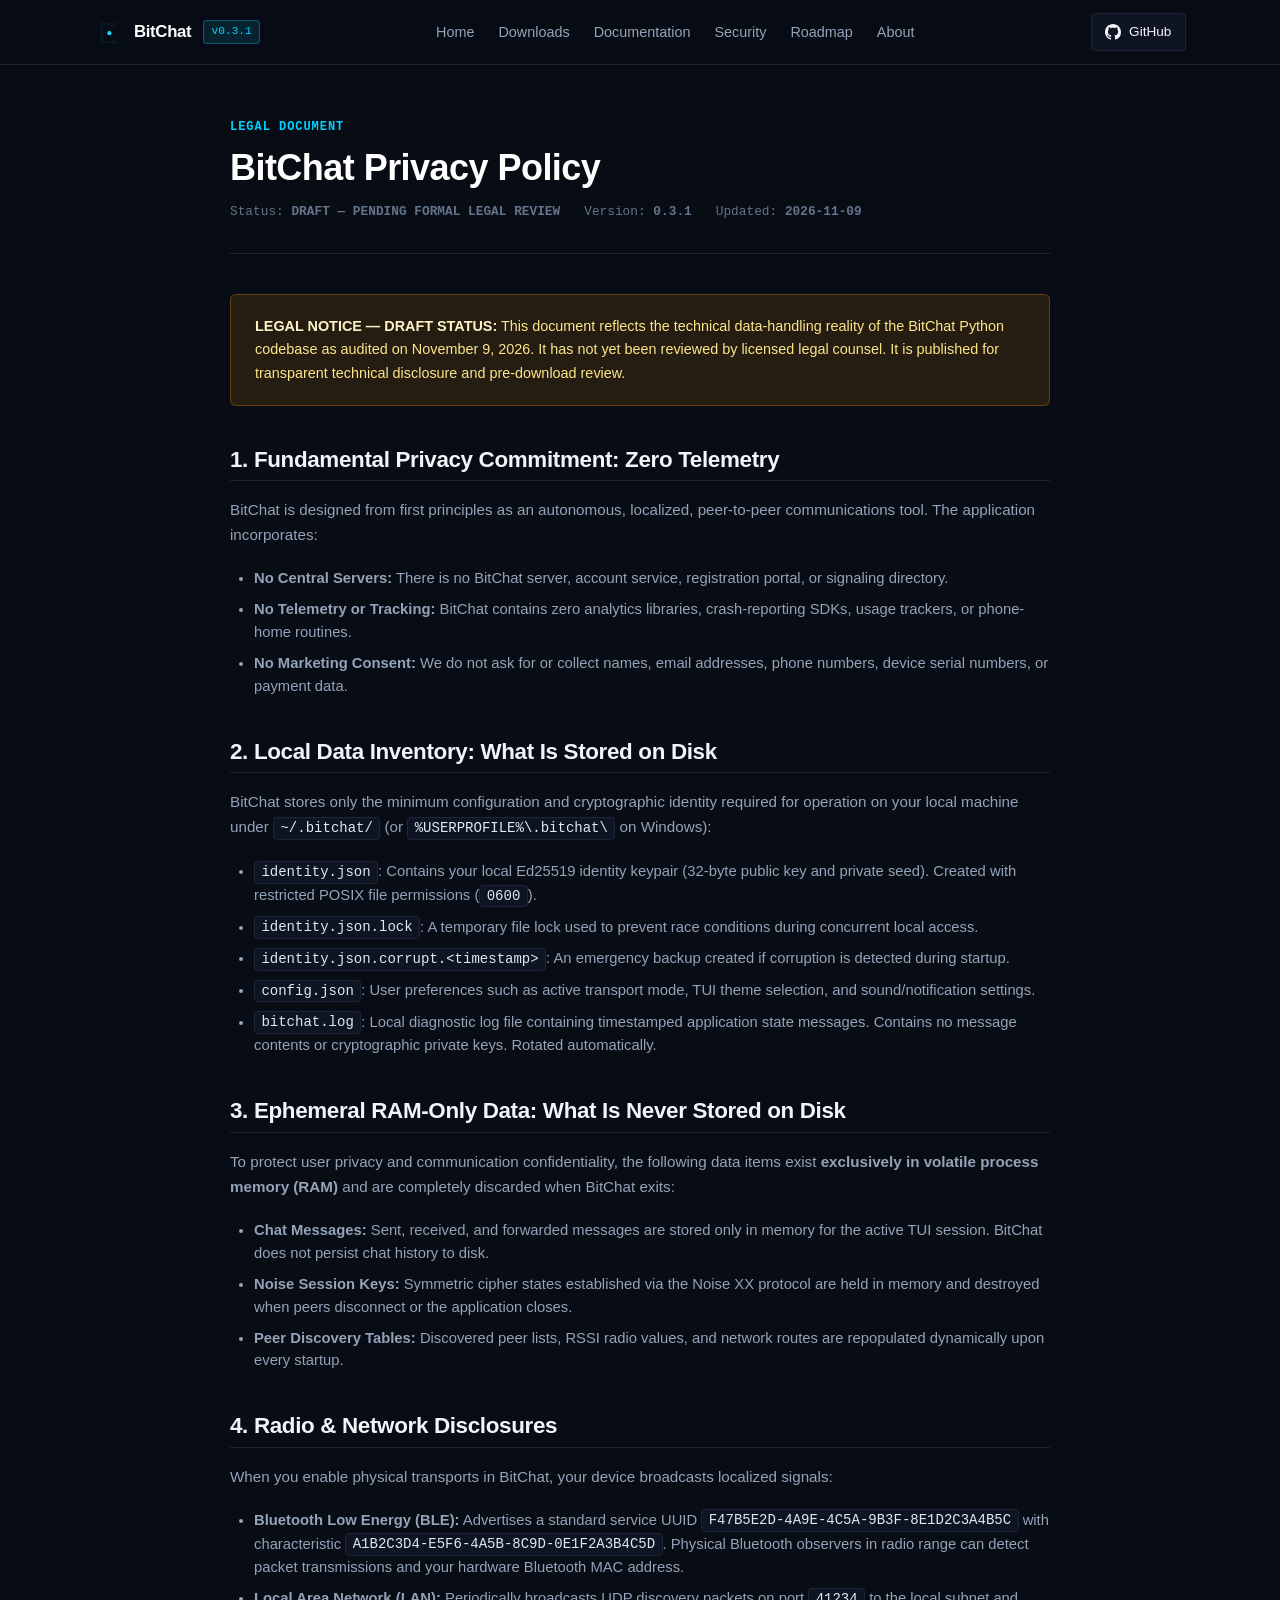
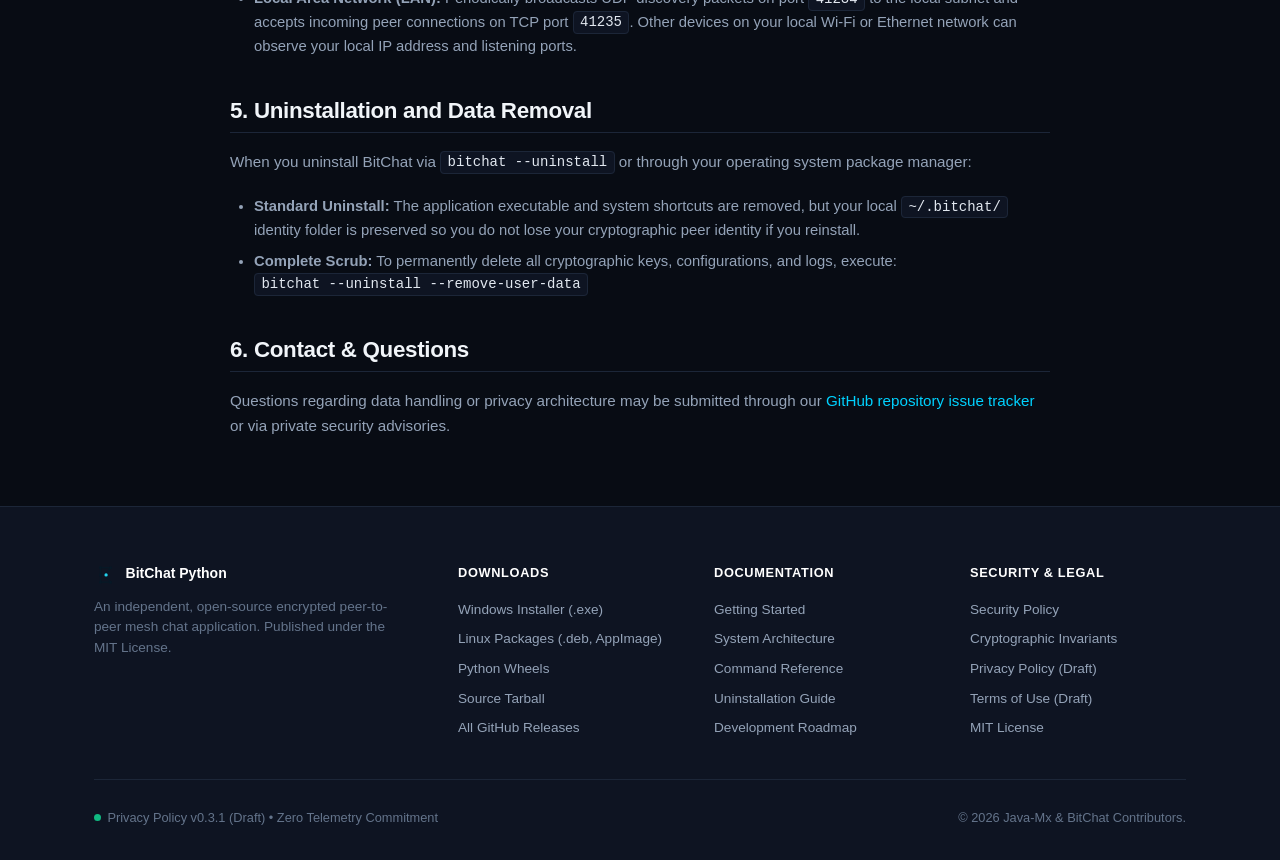
<file: website/privacy.html>
<!DOCTYPE html>
<html lang="en">
<head>
  <meta charset="utf-8" />
  <meta name="viewport" content="width=device-width, initial-scale=1.0" />
  <title>Privacy Policy — BitChat</title>
  <meta name="description" content="BitChat Privacy Policy (Draft). Audited zero-telemetry architecture, zero central servers, local data inventory, and radio disclosures." />
  
  <meta property="og:type" content="website" />
  <meta property="og:title" content="Privacy Policy — BitChat" />
  <meta property="og:description" content="BitChat Privacy Policy: Zero telemetry, zero servers, local-only storage, and RAM-only chat history." />
  <meta property="og:url" content="https://java-mx.github.io/bitchat-python/privacy.html" />

  <link rel="icon" type="image/svg+xml" href="assets/img/brand/Bitchat-Icon-Framed.svg" />
  <link rel="alternate icon" type="image/x-icon" href="assets/img/brand/bitchat.ico" />
  <link rel="stylesheet" href="assets/css/style.css" />
</head>
<body>

  <!-- Site Header -->
  <header class="site-header">
    <div class="container nav-inner">
      <a href="index.html" class="brand-link" aria-label="BitChat Home">
        <img src="assets/img/brand/bitchat-icon-32.svg" alt="" class="brand-icon" />
        <span class="brand-title">BitChat</span>
        <span class="brand-badge">v0.3.1</span>
      </a>

      <nav aria-label="Main Navigation">
        <ul class="nav-links">
          <li><a href="index.html">Home</a></li>
          <li><a href="downloads.html">Downloads</a></li>
          <li><a href="docs.html">Documentation</a></li>
          <li><a href="security.html">Security</a></li>
          <li><a href="roadmap.html">Roadmap</a></li>
          <li><a href="about.html">About</a></li>
        </ul>
      </nav>

      <div class="nav-actions">
        <a href="https://github.com/Java-Mx/bitchat-python" target="_blank" rel="noopener noreferrer" class="btn-github">
          <svg width="16" height="16" viewBox="0 0 24 24" fill="currentColor">
            <path d="M12 0C5.37 0 0 5.37 0 12c0 5.31 3.435 9.795 8.205 11.385.6.105.825-.255.825-.57 0-.285-.015-1.23-.015-2.235-3.015.555-3.795-.735-4.035-1.41-.135-.345-.72-1.41-1.23-1.695-.42-.225-1.02-.78-.015-.795.945-.015 1.62.87 1.845 1.23 1.08 1.815 2.805 1.305 3.495.99.105-.78.42-1.305.765-1.605-2.67-.3-5.46-1.335-5.46-5.925 0-1.305.465-2.385 1.23-3.225-.12-.3-.54-1.53.12-3.18 0 0 1.005-.315 3.3 1.23.96-.27 1.98-.405 3-.405s2.04.135 3 .405c2.295-1.56 3.3-1.23 3.3-1.23.66 1.65.24 2.88.12 3.18.765.84 1.23 1.905 1.23 3.225 0 4.605-2.805 5.625-5.475 5.925.435.375.81 1.095.81 2.22 0 1.605-.015 2.895-.015 3.3 0 .315.225.69.825.57A12.02 12.02 0 0024 12c0-6.63-5.37-12-12-12z"/>
          </svg>
          <span>GitHub</span>
        </a>
        <button class="mobile-menu-btn" aria-label="Open navigation menu" aria-expanded="false">
          <svg width="20" height="20" viewBox="0 0 24 24" fill="none" stroke="currentColor" stroke-width="2">
            <line x1="3" y1="12" x2="21" y2="12"></line>
            <line x1="3" y1="6" x2="21" y2="6"></line>
            <line x1="3" y1="18" x2="21" y2="18"></line>
          </svg>
        </button>
      </div>
    </div>

    <!-- Mobile Drawer -->
    <div class="mobile-nav">
      <ul>
        <li><a href="index.html">Home</a></li>
        <li><a href="downloads.html">Downloads</a></li>
        <li><a href="docs.html">Documentation</a></li>
        <li><a href="security.html">Security &amp; Cryptography</a></li>
        <li><a href="roadmap.html">Roadmap</a></li>
        <li><a href="about.html">About Architecture</a></li>
        <li><a href="privacy.html" class="active">Privacy Policy</a></li>
        <li><a href="terms.html">Terms of Use</a></li>
        <li>
          <a href="https://github.com/Java-Mx/bitchat-python" target="_blank" rel="noopener noreferrer">View on GitHub &rarr;</a>
        </li>
      </ul>
    </div>
  </header>

  <main class="container">
    <article class="article-container">
      <div class="article-header">
        <span class="section-tag">Legal Document</span>
        <h1 class="article-title">BitChat Privacy Policy</h1>
        <div class="article-meta">
          <span>Status: <strong>DRAFT — PENDING FORMAL LEGAL REVIEW</strong></span>
          <span>Version: <strong>0.3.1</strong></span>
          <span>Updated: <strong>2026-11-09</strong></span>
        </div>
      </div>

      <!-- Preserved Draft Notice -->
      <div class="callout callout-draft">
        <strong>LEGAL NOTICE — DRAFT STATUS:</strong> This document reflects the technical data-handling reality of the BitChat Python codebase as audited on November 9, 2026. It has not yet been reviewed by licensed legal counsel. It is published for transparent technical disclosure and pre-download review.
      </div>

      <div class="article-body">
        <h2>1. Fundamental Privacy Commitment: Zero Telemetry</h2>
        <p>
          BitChat is designed from first principles as an autonomous, localized, peer-to-peer communications tool. The application incorporates:
        </p>
        <ul>
          <li><strong>No Central Servers:</strong> There is no BitChat server, account service, registration portal, or signaling directory.</li>
          <li><strong>No Telemetry or Tracking:</strong> BitChat contains zero analytics libraries, crash-reporting SDKs, usage trackers, or phone-home routines.</li>
          <li><strong>No Marketing Consent:</strong> We do not ask for or collect names, email addresses, phone numbers, device serial numbers, or payment data.</li>
        </ul>

        <h2>2. Local Data Inventory: What Is Stored on Disk</h2>
        <p>
          BitChat stores only the minimum configuration and cryptographic identity required for operation on your local machine under <code>~/.bitchat/</code> (or <code>%USERPROFILE%\.bitchat\</code> on Windows):
        </p>
        <ul>
          <li><code>identity.json</code>: Contains your local Ed25519 identity keypair (32-byte public key and private seed). Created with restricted POSIX file permissions (<code>0600</code>).</li>
          <li><code>identity.json.lock</code>: A temporary file lock used to prevent race conditions during concurrent local access.</li>
          <li><code>identity.json.corrupt.&lt;timestamp&gt;</code>: An emergency backup created if corruption is detected during startup.</li>
          <li><code>config.json</code>: User preferences such as active transport mode, TUI theme selection, and sound/notification settings.</li>
          <li><code>bitchat.log</code>: Local diagnostic log file containing timestamped application state messages. Contains no message contents or cryptographic private keys. Rotated automatically.</li>
        </ul>

        <h2>3. Ephemeral RAM-Only Data: What Is Never Stored on Disk</h2>
        <p>
          To protect user privacy and communication confidentiality, the following data items exist <strong>exclusively in volatile process memory (RAM)</strong> and are completely discarded when BitChat exits:
        </p>
        <ul>
          <li><strong>Chat Messages:</strong> Sent, received, and forwarded messages are stored only in memory for the active TUI session. BitChat does not persist chat history to disk.</li>
          <li><strong>Noise Session Keys:</strong> Symmetric cipher states established via the Noise XX protocol are held in memory and destroyed when peers disconnect or the application closes.</li>
          <li><strong>Peer Discovery Tables:</strong> Discovered peer lists, RSSI radio values, and network routes are repopulated dynamically upon every startup.</li>
        </ul>

        <h2>4. Radio &amp; Network Disclosures</h2>
        <p>
          When you enable physical transports in BitChat, your device broadcasts localized signals:
        </p>
        <ul>
          <li><strong>Bluetooth Low Energy (BLE):</strong> Advertises a standard service UUID <code>F47B5E2D-4A9E-4C5A-9B3F-8E1D2C3A4B5C</code> with characteristic <code>A1B2C3D4-E5F6-4A5B-8C9D-0E1F2A3B4C5D</code>. Physical Bluetooth observers in radio range can detect packet transmissions and your hardware Bluetooth MAC address.</li>
          <li><strong>Local Area Network (LAN):</strong> Periodically broadcasts UDP discovery packets on port <code>41234</code> to the local subnet and accepts incoming peer connections on TCP port <code>41235</code>. Other devices on your local Wi-Fi or Ethernet network can observe your local IP address and listening ports.</li>
        </ul>

        <h2>5. Uninstallation and Data Removal</h2>
        <p>
          When you uninstall BitChat via <code>bitchat --uninstall</code> or through your operating system package manager:
        </p>
        <ul>
          <li><strong>Standard Uninstall:</strong> The application executable and system shortcuts are removed, but your local <code>~/.bitchat/</code> identity folder is preserved so you do not lose your cryptographic peer identity if you reinstall.</li>
          <li><strong>Complete Scrub:</strong> To permanently delete all cryptographic keys, configurations, and logs, execute:
            <br />
            <code>bitchat --uninstall --remove-user-data</code>
          </li>
        </ul>

        <h2>6. Contact &amp; Questions</h2>
        <p>
          Questions regarding data handling or privacy architecture may be submitted through our <a href="https://github.com/Java-Mx/bitchat-python/issues" target="_blank" rel="noopener noreferrer">GitHub repository issue tracker</a> or via private security advisories.
        </p>
      </div>
    </article>
  </main>

  <!-- Site Footer -->
  <footer class="site-footer">
    <div class="container">
      <div class="footer-grid">
        <div class="footer-brand-col">
          <div style="display: flex; align-items: center; gap: 0.6rem;">
            <img src="assets/img/brand/bitchat-icon-32.svg" alt="" width="22" height="22" />
            <span style="font-weight: 700; color: #ffffff;">BitChat Python</span>
          </div>
          <p>
            An independent, open-source encrypted peer-to-peer mesh chat application. Published under the MIT License.
          </p>
        </div>

        <div>
          <div class="footer-col-title">Downloads</div>
          <ul class="footer-links">
            <li><a href="downloads.html#windows">Windows Installer (.exe)</a></li>
            <li><a href="downloads.html#linux">Linux Packages (.deb, AppImage)</a></li>
            <li><a href="downloads.html#wheels">Python Wheels</a></li>
            <li><a href="downloads.html#source">Source Tarball</a></li>
            <li><a href="https://github.com/Java-Mx/bitchat-python/releases" target="_blank" rel="noopener noreferrer">All GitHub Releases</a></li>
          </ul>
        </div>

        <div>
          <div class="footer-col-title">Documentation</div>
          <ul class="footer-links">
            <li><a href="docs.html#quickstart">Getting Started</a></li>
            <li><a href="docs.html#architecture">System Architecture</a></li>
            <li><a href="docs.html#commands">Command Reference</a></li>
            <li><a href="docs.html#uninstallation">Uninstallation Guide</a></li>
            <li><a href="roadmap.html">Development Roadmap</a></li>
          </ul>
        </div>

        <div>
          <div class="footer-col-title">Security &amp; Legal</div>
          <ul class="footer-links">
            <li><a href="security.html">Security Policy</a></li>
            <li><a href="security.html#cryptography">Cryptographic Invariants</a></li>
            <li><a href="privacy.html">Privacy Policy (Draft)</a></li>
            <li><a href="terms.html">Terms of Use (Draft)</a></li>
            <li><a href="https://github.com/Java-Mx/bitchat-python/blob/main/LICENSE" target="_blank" rel="noopener noreferrer">MIT License</a></li>
          </ul>
        </div>
      </div>

      <div class="footer-bottom">
        <div class="footer-status-indicator">
          <span class="status-dot"></span>
          <span>Privacy Policy v0.3.1 (Draft) &bull; Zero Telemetry Commitment</span>
        </div>
        <div>
          &copy; 2026 Java-Mx &amp; BitChat Contributors.
        </div>
      </div>
    </div>
  </footer>

  <button class="back-to-top" aria-label="Back to top">
    <svg width="18" height="18" viewBox="0 0 24 24" fill="none" stroke="currentColor" stroke-width="2">
      <polyline points="18 15 12 9 6 15"></polyline>
    </svg>
  </button>

  <script src="assets/js/main.js"></script>
</body>
</html>
</file>
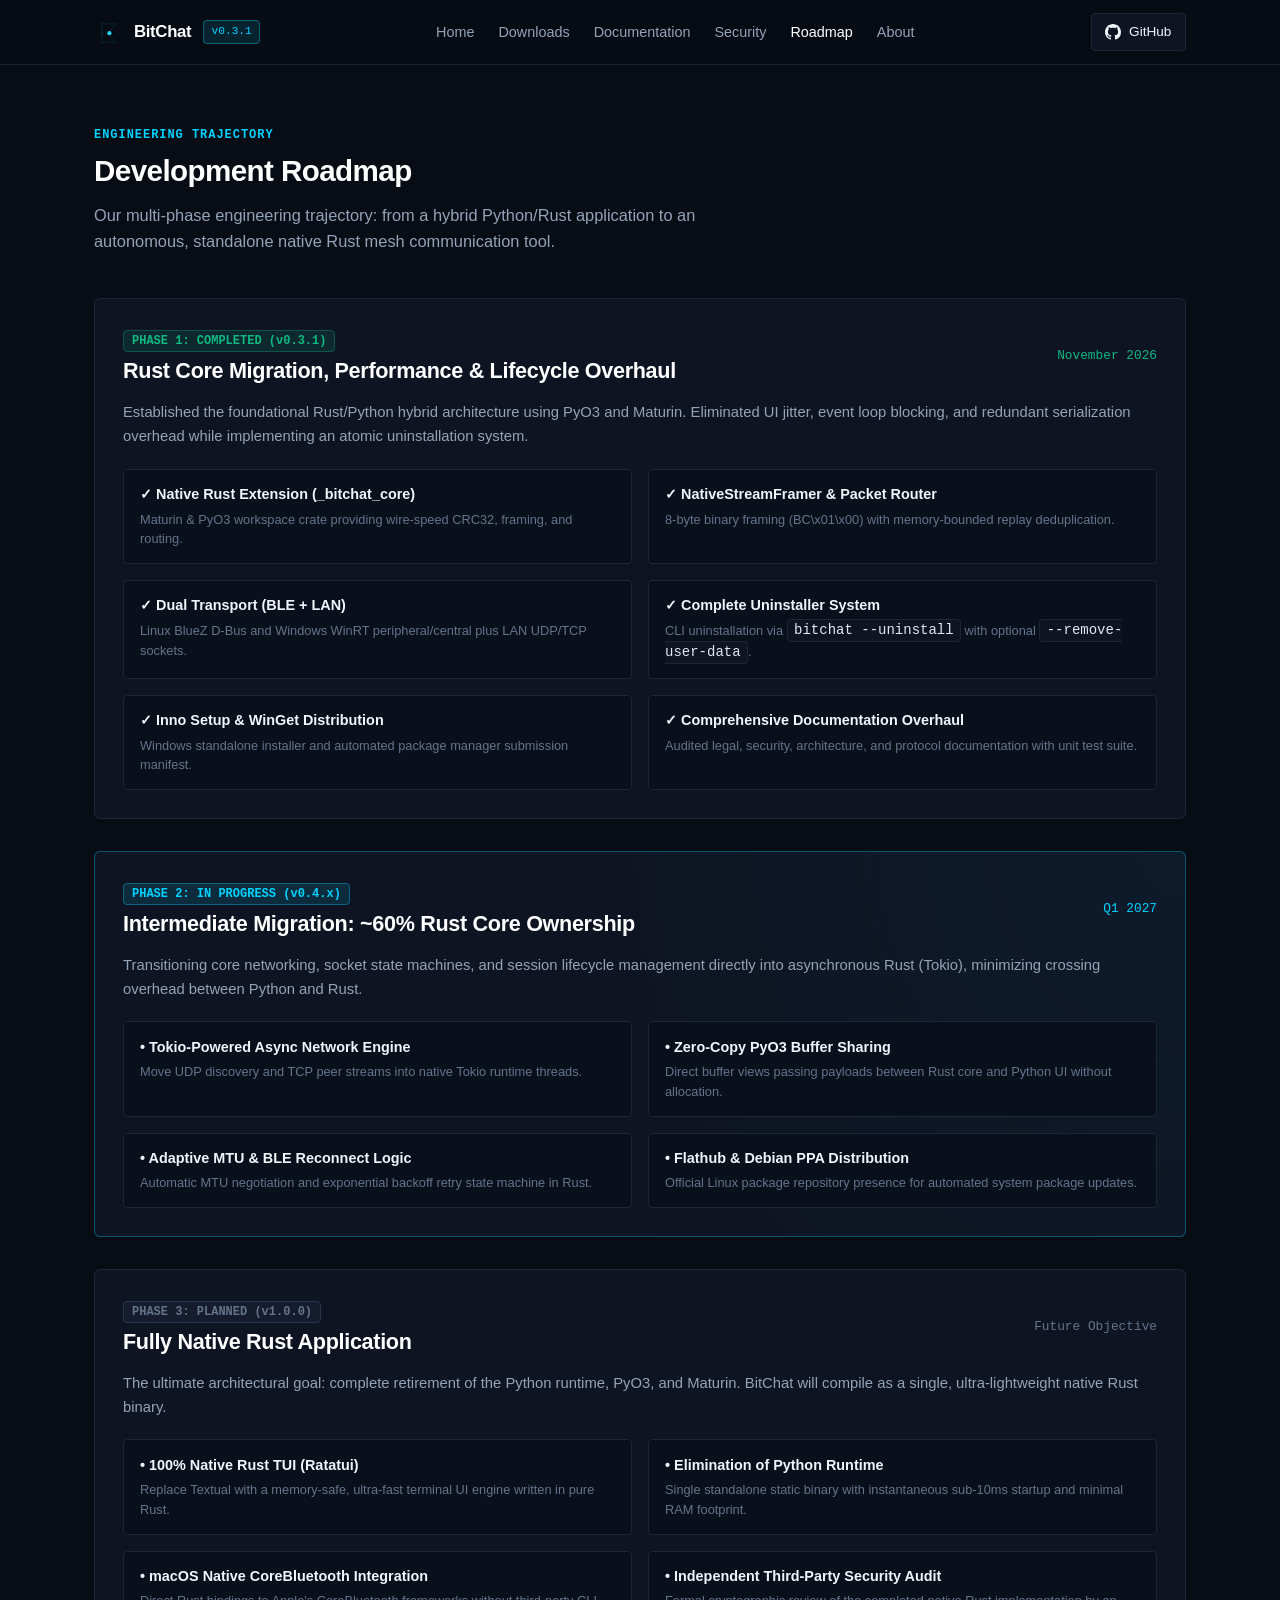
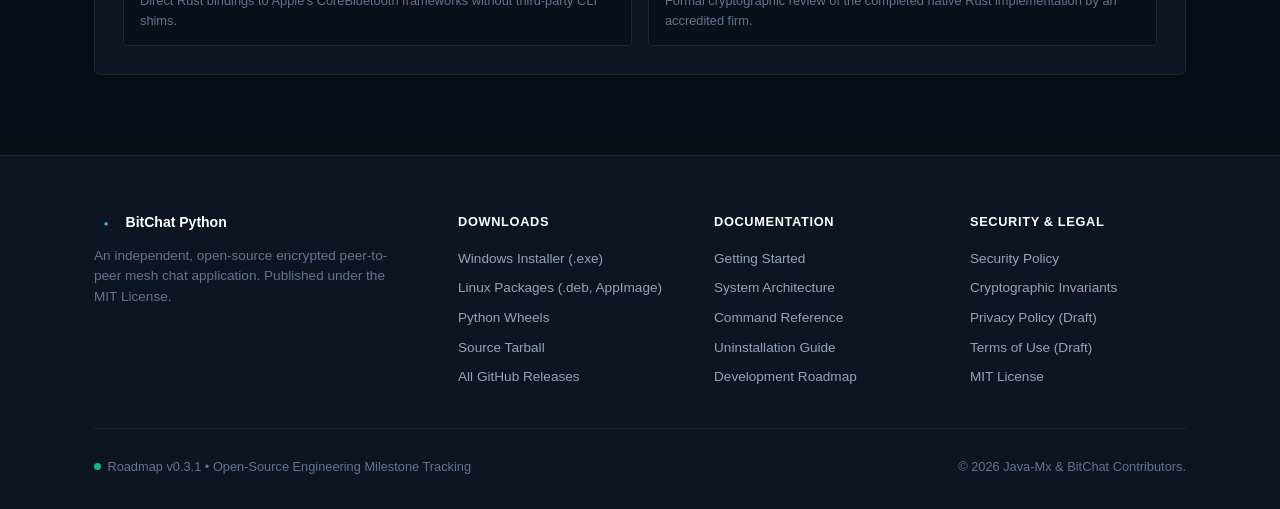
<file: website/roadmap.html>
<!DOCTYPE html>
<html lang="en">
<head>
  <meta charset="utf-8" />
  <meta name="viewport" content="width=device-width, initial-scale=1.0" />
  <title>Development Roadmap — BitChat</title>
  <meta name="description" content="Development roadmap for BitChat Python: completed milestones, in-progress architecture tasks, and the path to a fully native Rust application." />
  
  <meta property="og:type" content="website" />
  <meta property="og:title" content="Development Roadmap — BitChat" />
  <meta property="og:description" content="Verified development status, Phase 1 deliverables, Phase 2 in-progress work, and Phase 3 native Rust milestones." />
  <meta property="og:url" content="https://java-mx.github.io/bitchat-python/roadmap.html" />

  <link rel="icon" type="image/svg+xml" href="assets/img/brand/Bitchat-Icon-Framed.svg" />
  <link rel="alternate icon" type="image/x-icon" href="assets/img/brand/bitchat.ico" />
  <link rel="stylesheet" href="assets/css/style.css" />
</head>
<body>

  <!-- Site Header -->
  <header class="site-header">
    <div class="container nav-inner">
      <a href="index.html" class="brand-link" aria-label="BitChat Home">
        <img src="assets/img/brand/bitchat-icon-32.svg" alt="" class="brand-icon" />
        <span class="brand-title">BitChat</span>
        <span class="brand-badge">v0.3.1</span>
      </a>

      <nav aria-label="Main Navigation">
        <ul class="nav-links">
          <li><a href="index.html">Home</a></li>
          <li><a href="downloads.html">Downloads</a></li>
          <li><a href="docs.html">Documentation</a></li>
          <li><a href="security.html">Security</a></li>
          <li><a href="roadmap.html" class="active">Roadmap</a></li>
          <li><a href="about.html">About</a></li>
        </ul>
      </nav>

      <div class="nav-actions">
        <a href="https://github.com/Java-Mx/bitchat-python" target="_blank" rel="noopener noreferrer" class="btn-github">
          <svg width="16" height="16" viewBox="0 0 24 24" fill="currentColor">
            <path d="M12 0C5.37 0 0 5.37 0 12c0 5.31 3.435 9.795 8.205 11.385.6.105.825-.255.825-.57 0-.285-.015-1.23-.015-2.235-3.015.555-3.795-.735-4.035-1.41-.135-.345-.72-1.41-1.23-1.695-.42-.225-1.02-.78-.015-.795.945-.015 1.62.87 1.845 1.23 1.08 1.815 2.805 1.305 3.495.99.105-.78.42-1.305.765-1.605-2.67-.3-5.46-1.335-5.46-5.925 0-1.305.465-2.385 1.23-3.225-.12-.3-.54-1.53.12-3.18 0 0 1.005-.315 3.3 1.23.96-.27 1.98-.405 3-.405s2.04.135 3 .405c2.295-1.56 3.3-1.23 3.3-1.23.66 1.65.24 2.88.12 3.18.765.84 1.23 1.905 1.23 3.225 0 4.605-2.805 5.625-5.475 5.925.435.375.81 1.095.81 2.22 0 1.605-.015 2.895-.015 3.3 0 .315.225.69.825.57A12.02 12.02 0 0024 12c0-6.63-5.37-12-12-12z"/>
          </svg>
          <span>GitHub</span>
        </a>
        <button class="mobile-menu-btn" aria-label="Open navigation menu" aria-expanded="false">
          <svg width="20" height="20" viewBox="0 0 24 24" fill="none" stroke="currentColor" stroke-width="2">
            <line x1="3" y1="12" x2="21" y2="12"></line>
            <line x1="3" y1="6" x2="21" y2="6"></line>
            <line x1="3" y1="18" x2="21" y2="18"></line>
          </svg>
        </button>
      </div>
    </div>

    <!-- Mobile Drawer -->
    <div class="mobile-nav">
      <ul>
        <li><a href="index.html">Home</a></li>
        <li><a href="downloads.html">Downloads</a></li>
        <li><a href="docs.html">Documentation</a></li>
        <li><a href="security.html">Security &amp; Cryptography</a></li>
        <li><a href="roadmap.html" class="active">Roadmap</a></li>
        <li><a href="about.html">About Architecture</a></li>
        <li><a href="privacy.html">Privacy Policy</a></li>
        <li><a href="terms.html">Terms of Use</a></li>
        <li>
          <a href="https://github.com/Java-Mx/bitchat-python" target="_blank" rel="noopener noreferrer">View on GitHub &rarr;</a>
        </li>
      </ul>
    </div>
  </header>

  <main class="container" style="padding-top: 3.5rem; padding-bottom: 5rem;">
    <!-- Header -->
    <div class="section-header">
      <span class="section-tag">Engineering Trajectory</span>
      <h1 class="section-title">Development Roadmap</h1>
      <p class="section-description">
        Our multi-phase engineering trajectory: from a hybrid Python/Rust application to an autonomous, standalone native Rust mesh communication tool.
      </p>
    </div>

    <!-- Timeline Phases -->
    <div class="roadmap-timeline">
      <!-- Phase 1: Completed -->
      <div class="roadmap-phase-card">
        <div class="phase-header">
          <div>
            <span class="phase-badge phase-completed">PHASE 1: COMPLETED (v0.3.1)</span>
            <h2 style="font-size: 1.35rem; color: #ffffff; margin-top: 0.4rem;">Rust Core Migration, Performance &amp; Lifecycle Overhaul</h2>
          </div>
          <span style="font-family: var(--font-mono); font-size: 0.8rem; color: var(--status-ok);">November 2026</span>
        </div>
        <p style="font-size: 0.925rem; color: var(--text-secondary);">
          Established the foundational Rust/Python hybrid architecture using PyO3 and Maturin. Eliminated UI jitter, event loop blocking, and redundant serialization overhead while implementing an atomic uninstallation system.
        </p>

        <div class="phase-items-grid">
          <div class="phase-item">
            <div class="phase-item-title">&check; Native Rust Extension (_bitchat_core)</div>
            <div class="phase-item-desc">Maturin &amp; PyO3 workspace crate providing wire-speed CRC32, framing, and routing.</div>
          </div>
          <div class="phase-item">
            <div class="phase-item-title">&check; NativeStreamFramer &amp; Packet Router</div>
            <div class="phase-item-desc">8-byte binary framing (BC\x01\x00) with memory-bounded replay deduplication.</div>
          </div>
          <div class="phase-item">
            <div class="phase-item-title">&check; Dual Transport (BLE + LAN)</div>
            <div class="phase-item-desc">Linux BlueZ D-Bus and Windows WinRT peripheral/central plus LAN UDP/TCP sockets.</div>
          </div>
          <div class="phase-item">
            <div class="phase-item-title">&check; Complete Uninstaller System</div>
            <div class="phase-item-desc">CLI uninstallation via <code>bitchat --uninstall</code> with optional <code>--remove-user-data</code>.</div>
          </div>
          <div class="phase-item">
            <div class="phase-item-title">&check; Inno Setup &amp; WinGet Distribution</div>
            <div class="phase-item-desc">Windows standalone installer and automated package manager submission manifest.</div>
          </div>
          <div class="phase-item">
            <div class="phase-item-title">&check; Comprehensive Documentation Overhaul</div>
            <div class="phase-item-desc">Audited legal, security, architecture, and protocol documentation with unit test suite.</div>
          </div>
        </div>
      </div>

      <!-- Phase 2: In Progress -->
      <div class="roadmap-phase-card active-phase">
        <div class="phase-header">
          <div>
            <span class="phase-badge phase-progress">PHASE 2: IN PROGRESS (v0.4.x)</span>
            <h2 style="font-size: 1.35rem; color: #ffffff; margin-top: 0.4rem;">Intermediate Migration: ~60% Rust Core Ownership</h2>
          </div>
          <span style="font-family: var(--font-mono); font-size: 0.8rem; color: var(--accent);">Q1 2027</span>
        </div>
        <p style="font-size: 0.925rem; color: var(--text-secondary);">
          Transitioning core networking, socket state machines, and session lifecycle management directly into asynchronous Rust (Tokio), minimizing crossing overhead between Python and Rust.
        </p>

        <div class="phase-items-grid">
          <div class="phase-item">
            <div class="phase-item-title">&bull; Tokio-Powered Async Network Engine</div>
            <div class="phase-item-desc">Move UDP discovery and TCP peer streams into native Tokio runtime threads.</div>
          </div>
          <div class="phase-item">
            <div class="phase-item-title">&bull; Zero-Copy PyO3 Buffer Sharing</div>
            <div class="phase-item-desc">Direct buffer views passing payloads between Rust core and Python UI without allocation.</div>
          </div>
          <div class="phase-item">
            <div class="phase-item-title">&bull; Adaptive MTU &amp; BLE Reconnect Logic</div>
            <div class="phase-item-desc">Automatic MTU negotiation and exponential backoff retry state machine in Rust.</div>
          </div>
          <div class="phase-item">
            <div class="phase-item-title">&bull; Flathub &amp; Debian PPA Distribution</div>
            <div class="phase-item-desc">Official Linux package repository presence for automated system package updates.</div>
          </div>
        </div>
      </div>

      <!-- Phase 3: Planned -->
      <div class="roadmap-phase-card">
        <div class="phase-header">
          <div>
            <span class="phase-badge phase-planned">PHASE 3: PLANNED (v1.0.0)</span>
            <h2 style="font-size: 1.35rem; color: #ffffff; margin-top: 0.4rem;">Fully Native Rust Application</h2>
          </div>
          <span style="font-family: var(--font-mono); font-size: 0.8rem; color: var(--text-muted);">Future Objective</span>
        </div>
        <p style="font-size: 0.925rem; color: var(--text-secondary);">
          The ultimate architectural goal: complete retirement of the Python runtime, PyO3, and Maturin. BitChat will compile as a single, ultra-lightweight native Rust binary.
        </p>

        <div class="phase-items-grid">
          <div class="phase-item">
            <div class="phase-item-title">&bull; 100% Native Rust TUI (Ratatui)</div>
            <div class="phase-item-desc">Replace Textual with a memory-safe, ultra-fast terminal UI engine written in pure Rust.</div>
          </div>
          <div class="phase-item">
            <div class="phase-item-title">&bull; Elimination of Python Runtime</div>
            <div class="phase-item-desc">Single standalone static binary with instantaneous sub-10ms startup and minimal RAM footprint.</div>
          </div>
          <div class="phase-item">
            <div class="phase-item-title">&bull; macOS Native CoreBluetooth Integration</div>
            <div class="phase-item-desc">Direct Rust bindings to Apple's CoreBluetooth frameworks without third-party CLI shims.</div>
          </div>
          <div class="phase-item">
            <div class="phase-item-title">&bull; Independent Third-Party Security Audit</div>
            <div class="phase-item-desc">Formal cryptographic review of the completed native Rust implementation by an accredited firm.</div>
          </div>
        </div>
      </div>
    </div>
  </main>

  <!-- Site Footer -->
  <footer class="site-footer">
    <div class="container">
      <div class="footer-grid">
        <div class="footer-brand-col">
          <div style="display: flex; align-items: center; gap: 0.6rem;">
            <img src="assets/img/brand/bitchat-icon-32.svg" alt="" width="22" height="22" />
            <span style="font-weight: 700; color: #ffffff;">BitChat Python</span>
          </div>
          <p>
            An independent, open-source encrypted peer-to-peer mesh chat application. Published under the MIT License.
          </p>
        </div>

        <div>
          <div class="footer-col-title">Downloads</div>
          <ul class="footer-links">
            <li><a href="downloads.html#windows">Windows Installer (.exe)</a></li>
            <li><a href="downloads.html#linux">Linux Packages (.deb, AppImage)</a></li>
            <li><a href="downloads.html#wheels">Python Wheels</a></li>
            <li><a href="downloads.html#source">Source Tarball</a></li>
            <li><a href="https://github.com/Java-Mx/bitchat-python/releases" target="_blank" rel="noopener noreferrer">All GitHub Releases</a></li>
          </ul>
        </div>

        <div>
          <div class="footer-col-title">Documentation</div>
          <ul class="footer-links">
            <li><a href="docs.html#quickstart">Getting Started</a></li>
            <li><a href="docs.html#architecture">System Architecture</a></li>
            <li><a href="docs.html#commands">Command Reference</a></li>
            <li><a href="docs.html#uninstallation">Uninstallation Guide</a></li>
            <li><a href="roadmap.html">Development Roadmap</a></li>
          </ul>
        </div>

        <div>
          <div class="footer-col-title">Security &amp; Legal</div>
          <ul class="footer-links">
            <li><a href="security.html">Security Policy</a></li>
            <li><a href="security.html#cryptography">Cryptographic Invariants</a></li>
            <li><a href="privacy.html">Privacy Policy (Draft)</a></li>
            <li><a href="terms.html">Terms of Use (Draft)</a></li>
            <li><a href="https://github.com/Java-Mx/bitchat-python/blob/main/LICENSE" target="_blank" rel="noopener noreferrer">MIT License</a></li>
          </ul>
        </div>
      </div>

      <div class="footer-bottom">
        <div class="footer-status-indicator">
          <span class="status-dot"></span>
          <span>Roadmap v0.3.1 &bull; Open-Source Engineering Milestone Tracking</span>
        </div>
        <div>
          &copy; 2026 Java-Mx &amp; BitChat Contributors.
        </div>
      </div>
    </div>
  </footer>

  <button class="back-to-top" aria-label="Back to top">
    <svg width="18" height="18" viewBox="0 0 24 24" fill="none" stroke="currentColor" stroke-width="2">
      <polyline points="18 15 12 9 6 15"></polyline>
    </svg>
  </button>

  <script src="assets/js/main.js"></script>
</body>
</html>
</file>
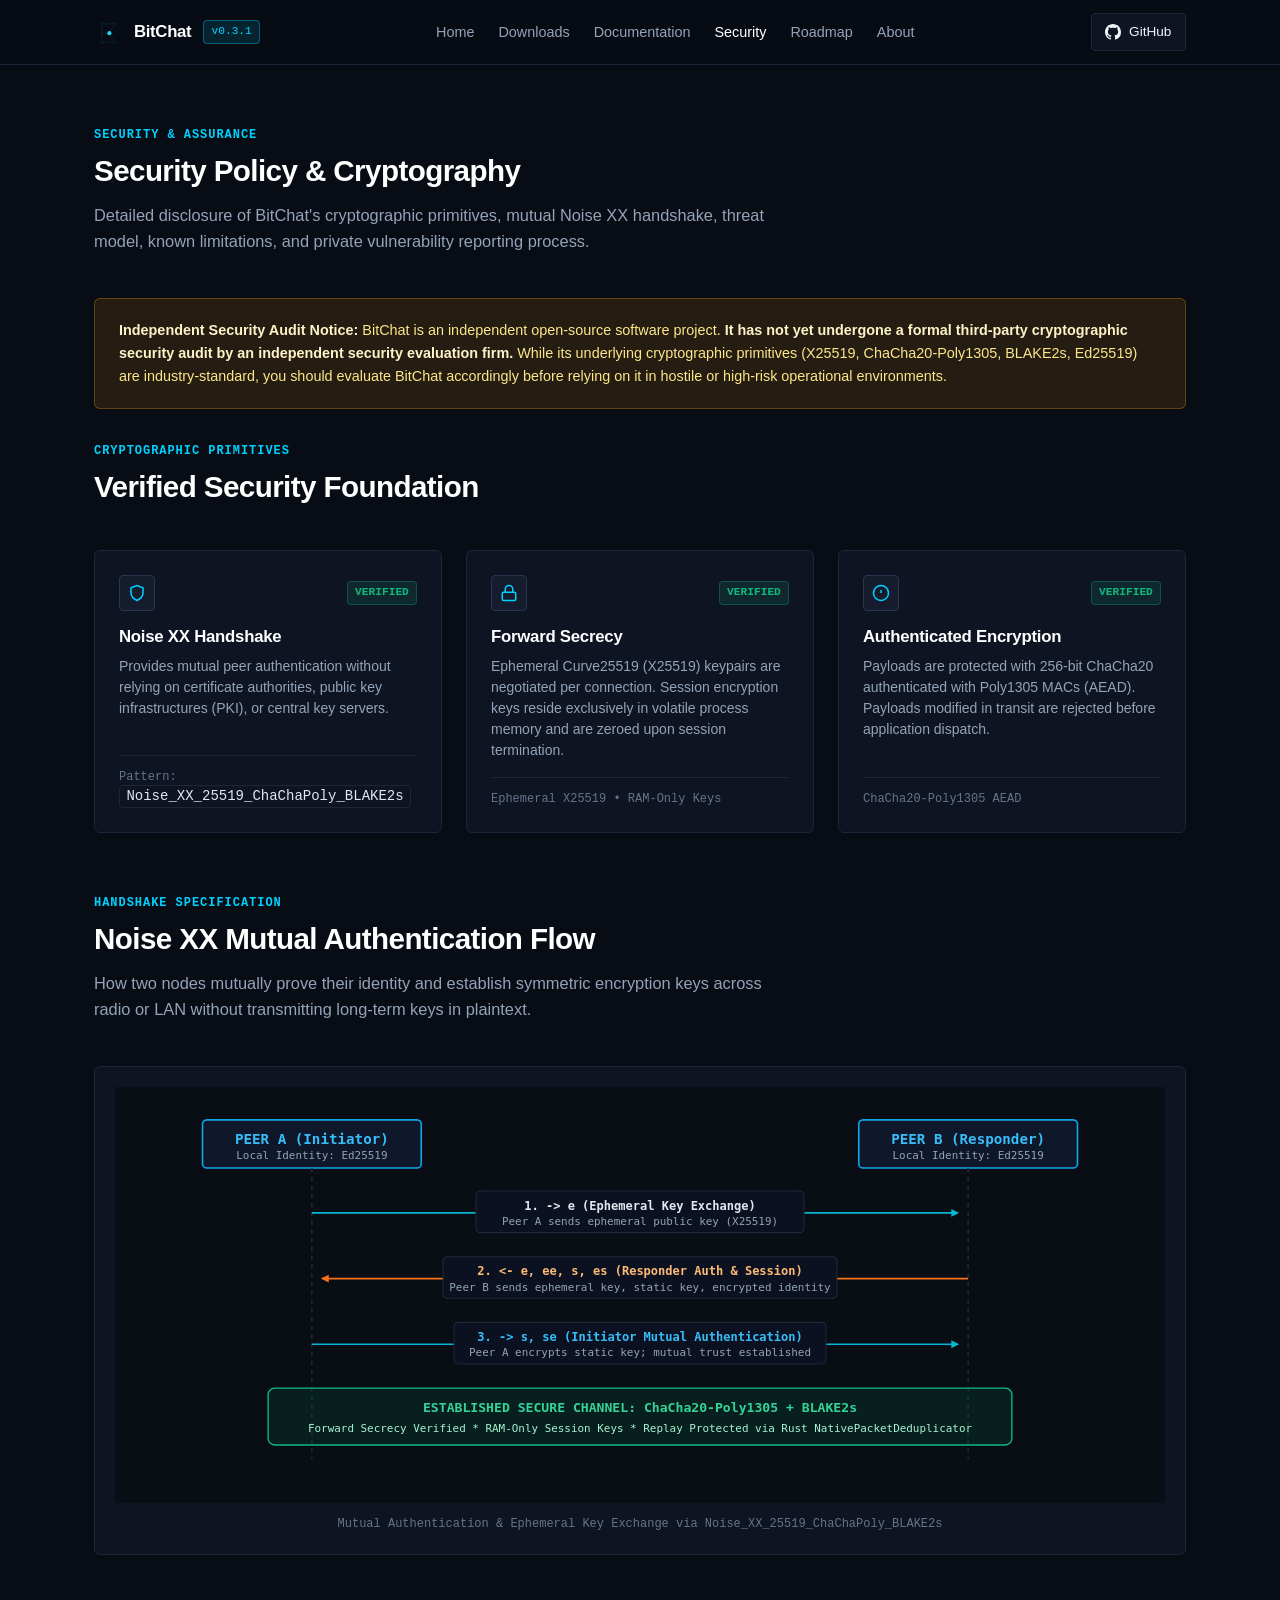
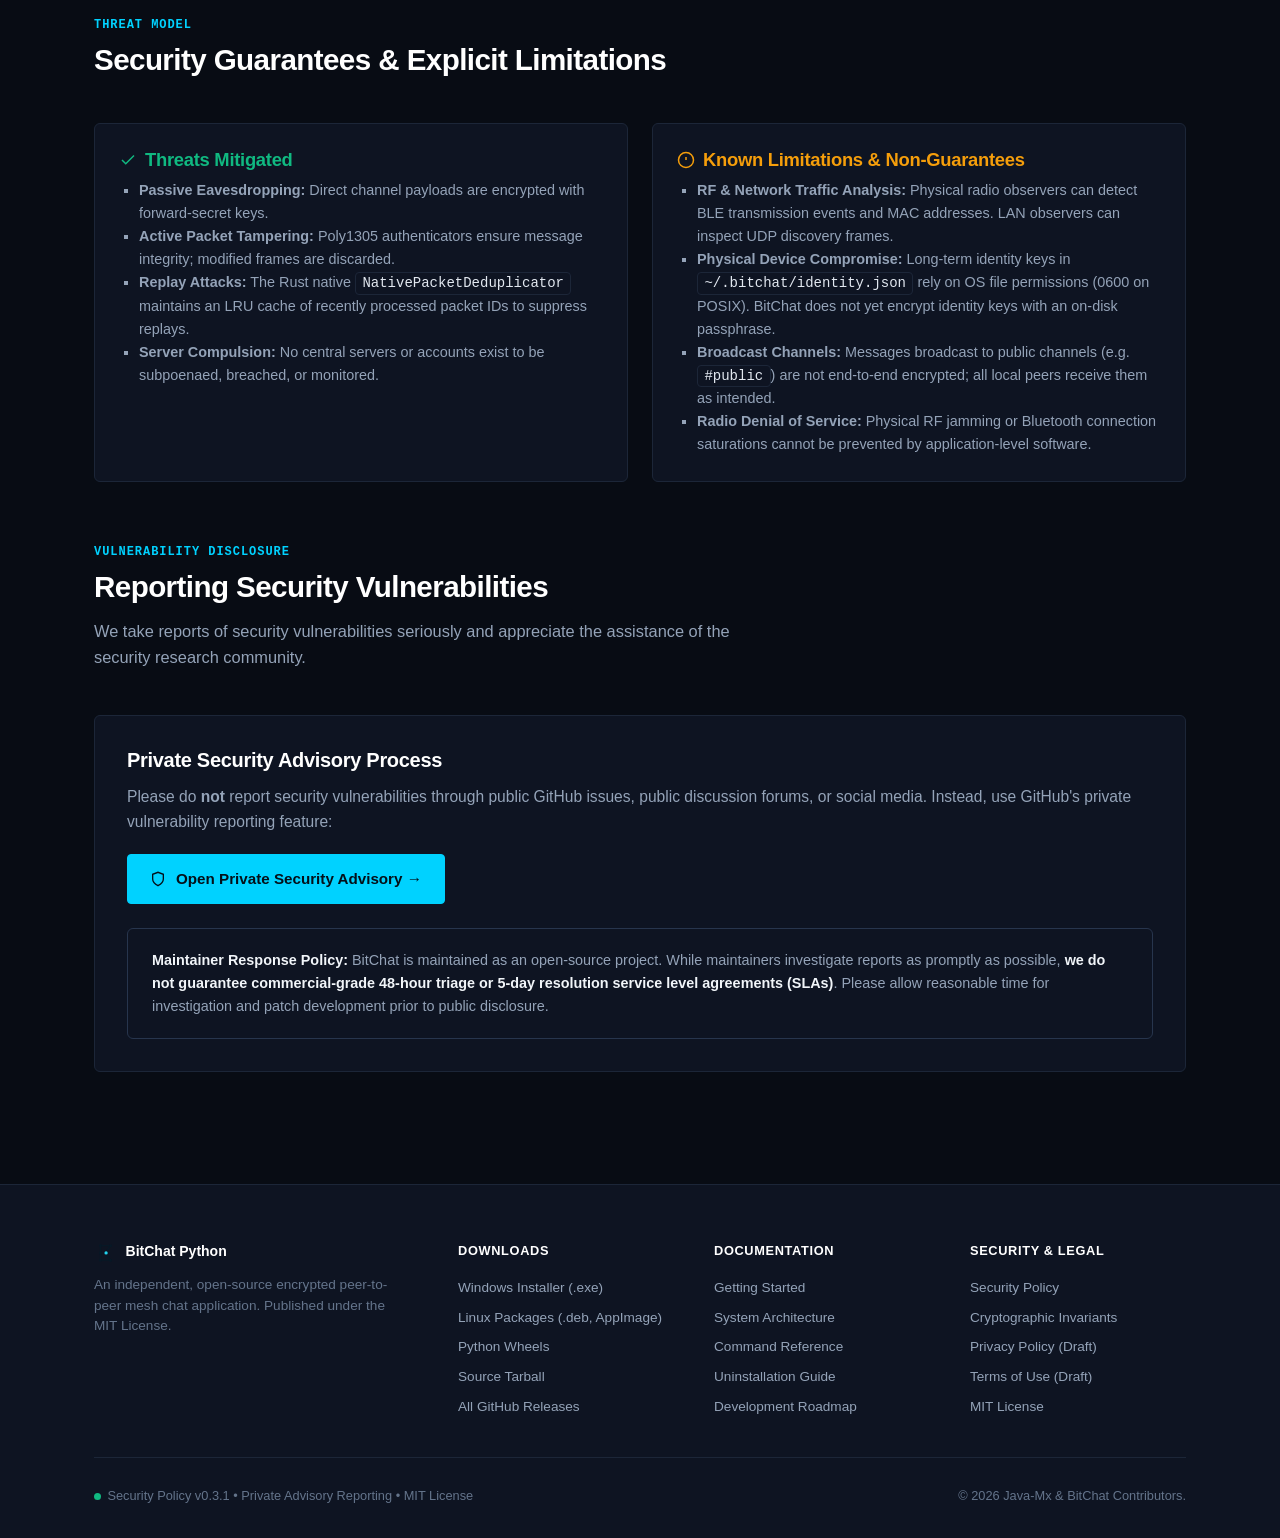
<file: website/security.html>
<!DOCTYPE html>
<html lang="en">
<head>
  <meta charset="utf-8" />
  <meta name="viewport" content="width=device-width, initial-scale=1.0" />
  <title>Security Policy &amp; Cryptography — BitChat</title>
  <meta name="description" content="Official security policy, cryptographic specifications, threat model, known limitations, and vulnerability disclosure process for BitChat." />
  
  <meta property="og:type" content="website" />
  <meta property="og:title" content="Security Policy &amp; Cryptography — BitChat" />
  <meta property="og:description" content="Noise XX mutual authentication, RAM-only session keys, audited threat model, and vulnerability reporting instructions." />
  <meta property="og:url" content="https://java-mx.github.io/bitchat-python/security.html" />

  <link rel="icon" type="image/svg+xml" href="assets/img/brand/Bitchat-Icon-Framed.svg" />
  <link rel="alternate icon" type="image/x-icon" href="assets/img/brand/bitchat.ico" />
  <link rel="stylesheet" href="assets/css/style.css" />
</head>
<body>

  <!-- Site Header -->
  <header class="site-header">
    <div class="container nav-inner">
      <a href="index.html" class="brand-link" aria-label="BitChat Home">
        <img src="assets/img/brand/bitchat-icon-32.svg" alt="" class="brand-icon" />
        <span class="brand-title">BitChat</span>
        <span class="brand-badge">v0.3.1</span>
      </a>

      <nav aria-label="Main Navigation">
        <ul class="nav-links">
          <li><a href="index.html">Home</a></li>
          <li><a href="downloads.html">Downloads</a></li>
          <li><a href="docs.html">Documentation</a></li>
          <li><a href="security.html" class="active">Security</a></li>
          <li><a href="roadmap.html">Roadmap</a></li>
          <li><a href="about.html">About</a></li>
        </ul>
      </nav>

      <div class="nav-actions">
        <a href="https://github.com/Java-Mx/bitchat-python" target="_blank" rel="noopener noreferrer" class="btn-github">
          <svg width="16" height="16" viewBox="0 0 24 24" fill="currentColor">
            <path d="M12 0C5.37 0 0 5.37 0 12c0 5.31 3.435 9.795 8.205 11.385.6.105.825-.255.825-.57 0-.285-.015-1.23-.015-2.235-3.015.555-3.795-.735-4.035-1.41-.135-.345-.72-1.41-1.23-1.695-.42-.225-1.02-.78-.015-.795.945-.015 1.62.87 1.845 1.23 1.08 1.815 2.805 1.305 3.495.99.105-.78.42-1.305.765-1.605-2.67-.3-5.46-1.335-5.46-5.925 0-1.305.465-2.385 1.23-3.225-.12-.3-.54-1.53.12-3.18 0 0 1.005-.315 3.3 1.23.96-.27 1.98-.405 3-.405s2.04.135 3 .405c2.295-1.56 3.3-1.23 3.3-1.23.66 1.65.24 2.88.12 3.18.765.84 1.23 1.905 1.23 3.225 0 4.605-2.805 5.625-5.475 5.925.435.375.81 1.095.81 2.22 0 1.605-.015 2.895-.015 3.3 0 .315.225.69.825.57A12.02 12.02 0 0024 12c0-6.63-5.37-12-12-12z"/>
          </svg>
          <span>GitHub</span>
        </a>
        <button class="mobile-menu-btn" aria-label="Open navigation menu" aria-expanded="false">
          <svg width="20" height="20" viewBox="0 0 24 24" fill="none" stroke="currentColor" stroke-width="2">
            <line x1="3" y1="12" x2="21" y2="12"></line>
            <line x1="3" y1="6" x2="21" y2="6"></line>
            <line x1="3" y1="18" x2="21" y2="18"></line>
          </svg>
        </button>
      </div>
    </div>

    <!-- Mobile Drawer -->
    <div class="mobile-nav">
      <ul>
        <li><a href="index.html">Home</a></li>
        <li><a href="downloads.html">Downloads</a></li>
        <li><a href="docs.html">Documentation</a></li>
        <li><a href="security.html" class="active">Security &amp; Cryptography</a></li>
        <li><a href="roadmap.html">Roadmap</a></li>
        <li><a href="about.html">About Architecture</a></li>
        <li><a href="privacy.html">Privacy Policy</a></li>
        <li><a href="terms.html">Terms of Use</a></li>
        <li>
          <a href="https://github.com/Java-Mx/bitchat-python" target="_blank" rel="noopener noreferrer">View on GitHub &rarr;</a>
        </li>
      </ul>
    </div>
  </header>

  <main class="container" style="padding-top: 3.5rem; padding-bottom: 5rem;">
    <!-- Article Header -->
    <div class="section-header">
      <span class="section-tag">Security &amp; Assurance</span>
      <h1 class="section-title">Security Policy &amp; Cryptography</h1>
      <p class="section-description">
        Detailed disclosure of BitChat's cryptographic primitives, mutual Noise XX handshake, threat model, known limitations, and private vulnerability reporting process.
      </p>
    </div>

    <!-- Mandatory Audit Status Notice -->
    <div class="callout callout-draft">
      <strong>Independent Security Audit Notice:</strong> BitChat is an independent open-source software project. <strong>It has not yet undergone a formal third-party cryptographic security audit by an independent security evaluation firm.</strong> While its underlying cryptographic primitives (X25519, ChaCha20-Poly1305, BLAKE2s, Ed25519) are industry-standard, you should evaluate BitChat accordingly before relying on it in hostile or high-risk operational environments.
    </div>

    <!-- Cryptographic Primitives Grid -->
    <div class="section-header" id="cryptography">
      <span class="section-tag">Cryptographic Primitives</span>
      <h2 class="section-title">Verified Security Foundation</h2>
    </div>

    <div class="features-grid" style="margin-bottom: 3.5rem;">
      <div class="feature-box">
        <div class="feature-top">
          <div class="feature-icon-box">
            <svg width="18" height="18" viewBox="0 0 24 24" fill="none" stroke="currentColor" stroke-width="2">
              <path d="M12 22s8-4 8-10V5l-8-3-8 3v7c0 6 8 10 8 10z"></path>
            </svg>
          </div>
          <span class="feature-badge badge-verified">VERIFIED</span>
        </div>
        <h3 class="feature-title">Noise XX Handshake</h3>
        <p class="feature-desc">
          Provides mutual peer authentication without relying on certificate authorities, public key infrastructures (PKI), or central key servers.
        </p>
        <div class="feature-meta">Pattern: <code>Noise_XX_25519_ChaChaPoly_BLAKE2s</code></div>
      </div>

      <div class="feature-box">
        <div class="feature-top">
          <div class="feature-icon-box">
            <svg width="18" height="18" viewBox="0 0 24 24" fill="none" stroke="currentColor" stroke-width="2">
              <rect x="3" y="11" width="18" height="11" rx="2" ry="2"></rect>
              <path d="M7 11V7a5 5 0 0 1 10 0v4"></path>
            </svg>
          </div>
          <span class="feature-badge badge-verified">VERIFIED</span>
        </div>
        <h3 class="feature-title">Forward Secrecy</h3>
        <p class="feature-desc">
          Ephemeral Curve25519 (X25519) keypairs are negotiated per connection. Session encryption keys reside exclusively in volatile process memory and are zeroed upon session termination.
        </p>
        <div class="feature-meta">Ephemeral X25519 &bull; RAM-Only Keys</div>
      </div>

      <div class="feature-box">
        <div class="feature-top">
          <div class="feature-icon-box">
            <svg width="18" height="18" viewBox="0 0 24 24" fill="none" stroke="currentColor" stroke-width="2">
              <circle cx="12" cy="12" r="10"></circle>
              <line x1="12" y1="8" x2="12" y2="12"></line>
              <line x1="12" y1="16" x2="12.01" y2="16"></line>
            </svg>
          </div>
          <span class="feature-badge badge-verified">VERIFIED</span>
        </div>
        <h3 class="feature-title">Authenticated Encryption</h3>
        <p class="feature-desc">
          Payloads are protected with 256-bit ChaCha20 authenticated with Poly1305 MACs (AEAD). Payloads modified in transit are rejected before application dispatch.
        </p>
        <div class="feature-meta">ChaCha20-Poly1305 AEAD</div>
      </div>
    </div>

    <!-- Noise Handshake Flow Diagram -->
    <div class="section-header" id="noise">
      <span class="section-tag">Handshake Specification</span>
      <h2 class="section-title">Noise XX Mutual Authentication Flow</h2>
      <p class="section-description">
        How two nodes mutually prove their identity and establish symmetric encryption keys across radio or LAN without transmitting long-term keys in plaintext.
      </p>
    </div>

    <div class="diagram-wrapper" style="margin-bottom: 3.5rem;">
      <img src="assets/img/diagrams/noise-flow.svg" alt="Noise XX Handshake Diagram" style="width: 100%; height: auto; display: block;" />
      <div class="diagram-caption">Mutual Authentication &amp; Ephemeral Key Exchange via Noise_XX_25519_ChaChaPoly_BLAKE2s</div>
    </div>

    <!-- Threat Model & Limitations -->
    <div class="section-header">
      <span class="section-tag">Threat Model</span>
      <h2 class="section-title">Security Guarantees &amp; Explicit Limitations</h2>
    </div>

    <div class="docs-grid" style="margin-bottom: 3.5rem;">
      <div class="doc-group-card">
        <h3 class="doc-group-title" style="color: var(--status-ok);">
          <svg width="18" height="18" viewBox="0 0 24 24" fill="none" stroke="currentColor" stroke-width="2">
            <polyline points="20 6 9 17 4 12"></polyline>
          </svg>
          Threats Mitigated
        </h3>
        <ul style="list-style: square; padding-left: 1.25rem; font-size: 0.9rem; color: var(--text-secondary); line-height: 1.6;">
          <li><strong>Passive Eavesdropping:</strong> Direct channel payloads are encrypted with forward-secret keys.</li>
          <li><strong>Active Packet Tampering:</strong> Poly1305 authenticators ensure message integrity; modified frames are discarded.</li>
          <li><strong>Replay Attacks:</strong> The Rust native <code>NativePacketDeduplicator</code> maintains an LRU cache of recently processed packet IDs to suppress replays.</li>
          <li><strong>Server Compulsion:</strong> No central servers or accounts exist to be subpoenaed, breached, or monitored.</li>
        </ul>
      </div>

      <div class="doc-group-card">
        <h3 class="doc-group-title" style="color: var(--status-warn);">
          <svg width="18" height="18" viewBox="0 0 24 24" fill="none" stroke="currentColor" stroke-width="2">
            <circle cx="12" cy="12" r="10"></circle>
            <line x1="12" y1="8" x2="12" y2="12"></line>
            <line x1="12" y1="16" x2="12.01" y2="16"></line>
          </svg>
          Known Limitations &amp; Non-Guarantees
        </h3>
        <ul style="list-style: square; padding-left: 1.25rem; font-size: 0.9rem; color: var(--text-secondary); line-height: 1.6;">
          <li><strong>RF &amp; Network Traffic Analysis:</strong> Physical radio observers can detect BLE transmission events and MAC addresses. LAN observers can inspect UDP discovery frames.</li>
          <li><strong>Physical Device Compromise:</strong> Long-term identity keys in <code>~/.bitchat/identity.json</code> rely on OS file permissions (0600 on POSIX). BitChat does not yet encrypt identity keys with an on-disk passphrase.</li>
          <li><strong>Broadcast Channels:</strong> Messages broadcast to public channels (e.g. <code>#public</code>) are not end-to-end encrypted; all local peers receive them as intended.</li>
          <li><strong>Radio Denial of Service:</strong> Physical RF jamming or Bluetooth connection saturations cannot be prevented by application-level software.</li>
        </ul>
      </div>
    </div>

    <!-- Vulnerability Disclosure Reporting -->
    <div class="section-header">
      <span class="section-tag">Vulnerability Disclosure</span>
      <h2 class="section-title">Reporting Security Vulnerabilities</h2>
      <p class="section-description">
        We take reports of security vulnerabilities seriously and appreciate the assistance of the security research community.
      </p>
    </div>

    <div class="download-hero-card">
      <h3 style="color: #ffffff; margin-bottom: 0.75rem;">Private Security Advisory Process</h3>
      <p style="margin-bottom: 1.25rem;">
        Please do <strong>not</strong> report security vulnerabilities through public GitHub issues, public discussion forums, or social media. Instead, use GitHub's private vulnerability reporting feature:
      </p>

      <div style="margin-bottom: 1.5rem;">
        <a href="https://github.com/Java-Mx/bitchat-python/security/advisories/new" target="_blank" rel="noopener noreferrer" class="btn-primary">
          <svg width="16" height="16" viewBox="0 0 24 24" fill="none" stroke="currentColor" stroke-width="2">
            <path d="M12 22s8-4 8-10V5l-8-3-8 3v7c0 6 8 10 8 10z"></path>
          </svg>
          <span>Open Private Security Advisory &rarr;</span>
        </a>
      </div>

      <div class="callout callout-info" style="margin-bottom: 0;">
        <strong>Maintainer Response Policy:</strong> BitChat is maintained as an open-source project. While maintainers investigate reports as promptly as possible, <strong>we do not guarantee commercial-grade 48-hour triage or 5-day resolution service level agreements (SLAs)</strong>. Please allow reasonable time for investigation and patch development prior to public disclosure.
      </div>
    </div>
  </main>

  <!-- Site Footer -->
  <footer class="site-footer">
    <div class="container">
      <div class="footer-grid">
        <div class="footer-brand-col">
          <div style="display: flex; align-items: center; gap: 0.6rem;">
            <img src="assets/img/brand/bitchat-icon-32.svg" alt="" width="22" height="22" />
            <span style="font-weight: 700; color: #ffffff;">BitChat Python</span>
          </div>
          <p>
            An independent, open-source encrypted peer-to-peer mesh chat application. Published under the MIT License.
          </p>
        </div>

        <div>
          <div class="footer-col-title">Downloads</div>
          <ul class="footer-links">
            <li><a href="downloads.html#windows">Windows Installer (.exe)</a></li>
            <li><a href="downloads.html#linux">Linux Packages (.deb, AppImage)</a></li>
            <li><a href="downloads.html#wheels">Python Wheels</a></li>
            <li><a href="downloads.html#source">Source Tarball</a></li>
            <li><a href="https://github.com/Java-Mx/bitchat-python/releases" target="_blank" rel="noopener noreferrer">All GitHub Releases</a></li>
          </ul>
        </div>

        <div>
          <div class="footer-col-title">Documentation</div>
          <ul class="footer-links">
            <li><a href="docs.html#quickstart">Getting Started</a></li>
            <li><a href="docs.html#architecture">System Architecture</a></li>
            <li><a href="docs.html#commands">Command Reference</a></li>
            <li><a href="docs.html#uninstallation">Uninstallation Guide</a></li>
            <li><a href="roadmap.html">Development Roadmap</a></li>
          </ul>
        </div>

        <div>
          <div class="footer-col-title">Security &amp; Legal</div>
          <ul class="footer-links">
            <li><a href="security.html">Security Policy</a></li>
            <li><a href="security.html#cryptography">Cryptographic Invariants</a></li>
            <li><a href="privacy.html">Privacy Policy (Draft)</a></li>
            <li><a href="terms.html">Terms of Use (Draft)</a></li>
            <li><a href="https://github.com/Java-Mx/bitchat-python/blob/main/LICENSE" target="_blank" rel="noopener noreferrer">MIT License</a></li>
          </ul>
        </div>
      </div>

      <div class="footer-bottom">
        <div class="footer-status-indicator">
          <span class="status-dot"></span>
          <span>Security Policy v0.3.1 &bull; Private Advisory Reporting &bull; MIT License</span>
        </div>
        <div>
          &copy; 2026 Java-Mx &amp; BitChat Contributors.
        </div>
      </div>
    </div>
  </footer>

  <button class="back-to-top" aria-label="Back to top">
    <svg width="18" height="18" viewBox="0 0 24 24" fill="none" stroke="currentColor" stroke-width="2">
      <polyline points="18 15 12 9 6 15"></polyline>
    </svg>
  </button>

  <script src="assets/js/main.js"></script>
</body>
</html>
</file>
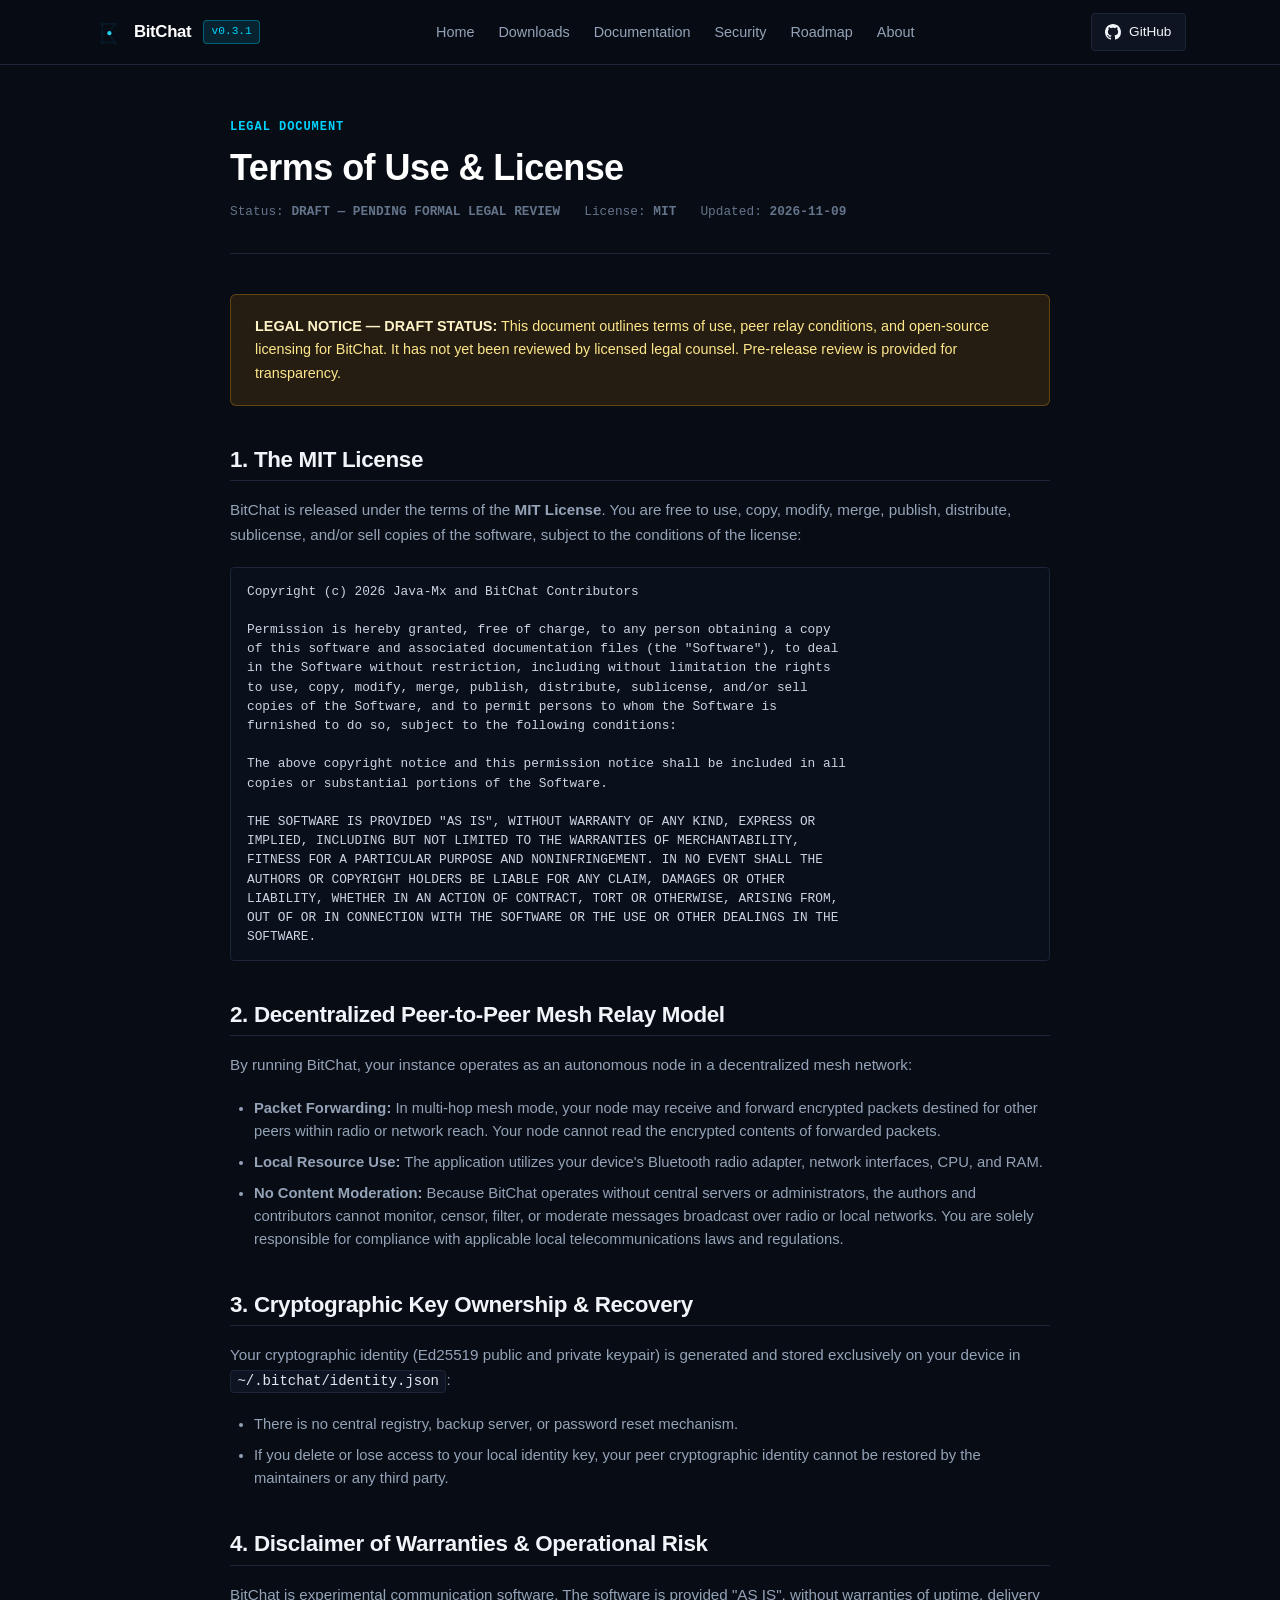
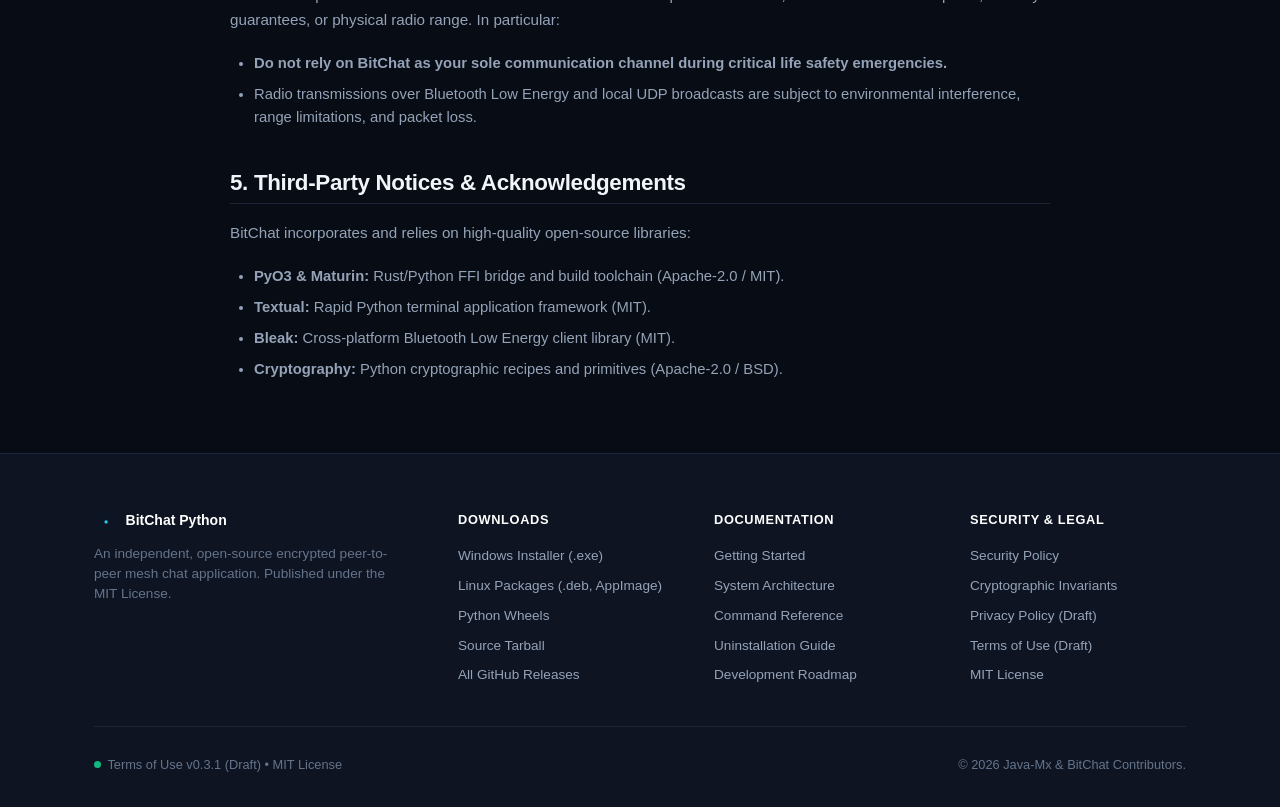
<file: website/terms.html>
<!DOCTYPE html>
<html lang="en">
<head>
  <meta charset="utf-8" />
  <meta name="viewport" content="width=device-width, initial-scale=1.0" />
  <title>Terms of Use &amp; Legal Notices — BitChat</title>
  <meta name="description" content="BitChat Terms of Use (Draft), MIT License, decentralized mesh relay obligations, and limitation of liability." />
  
  <meta property="og:type" content="website" />
  <meta property="og:title" content="Terms of Use &amp; Legal Notices — BitChat" />
  <meta property="og:description" content="BitChat Terms of Use: MIT license foundation, peer-to-peer relay terms, key ownership, and disclaimers." />
  <meta property="og:url" content="https://java-mx.github.io/bitchat-python/terms.html" />

  <link rel="icon" type="image/svg+xml" href="assets/img/brand/Bitchat-Icon-Framed.svg" />
  <link rel="alternate icon" type="image/x-icon" href="assets/img/brand/bitchat.ico" />
  <link rel="stylesheet" href="assets/css/style.css" />
</head>
<body>

  <!-- Site Header -->
  <header class="site-header">
    <div class="container nav-inner">
      <a href="index.html" class="brand-link" aria-label="BitChat Home">
        <img src="assets/img/brand/bitchat-icon-32.svg" alt="" class="brand-icon" />
        <span class="brand-title">BitChat</span>
        <span class="brand-badge">v0.3.1</span>
      </a>

      <nav aria-label="Main Navigation">
        <ul class="nav-links">
          <li><a href="index.html">Home</a></li>
          <li><a href="downloads.html">Downloads</a></li>
          <li><a href="docs.html">Documentation</a></li>
          <li><a href="security.html">Security</a></li>
          <li><a href="roadmap.html">Roadmap</a></li>
          <li><a href="about.html">About</a></li>
        </ul>
      </nav>

      <div class="nav-actions">
        <a href="https://github.com/Java-Mx/bitchat-python" target="_blank" rel="noopener noreferrer" class="btn-github">
          <svg width="16" height="16" viewBox="0 0 24 24" fill="currentColor">
            <path d="M12 0C5.37 0 0 5.37 0 12c0 5.31 3.435 9.795 8.205 11.385.6.105.825-.255.825-.57 0-.285-.015-1.23-.015-2.235-3.015.555-3.795-.735-4.035-1.41-.135-.345-.72-1.41-1.23-1.695-.42-.225-1.02-.78-.015-.795.945-.015 1.62.87 1.845 1.23 1.08 1.815 2.805 1.305 3.495.99.105-.78.42-1.305.765-1.605-2.67-.3-5.46-1.335-5.46-5.925 0-1.305.465-2.385 1.23-3.225-.12-.3-.54-1.53.12-3.18 0 0 1.005-.315 3.3 1.23.96-.27 1.98-.405 3-.405s2.04.135 3 .405c2.295-1.56 3.3-1.23 3.3-1.23.66 1.65.24 2.88.12 3.18.765.84 1.23 1.905 1.23 3.225 0 4.605-2.805 5.625-5.475 5.925.435.375.81 1.095.81 2.22 0 1.605-.015 2.895-.015 3.3 0 .315.225.69.825.57A12.02 12.02 0 0024 12c0-6.63-5.37-12-12-12z"/>
          </svg>
          <span>GitHub</span>
        </a>
        <button class="mobile-menu-btn" aria-label="Open navigation menu" aria-expanded="false">
          <svg width="20" height="20" viewBox="0 0 24 24" fill="none" stroke="currentColor" stroke-width="2">
            <line x1="3" y1="12" x2="21" y2="12"></line>
            <line x1="3" y1="6" x2="21" y2="6"></line>
            <line x1="3" y1="18" x2="21" y2="18"></line>
          </svg>
        </button>
      </div>
    </div>

    <!-- Mobile Drawer -->
    <div class="mobile-nav">
      <ul>
        <li><a href="index.html">Home</a></li>
        <li><a href="downloads.html">Downloads</a></li>
        <li><a href="docs.html">Documentation</a></li>
        <li><a href="security.html">Security &amp; Cryptography</a></li>
        <li><a href="roadmap.html">Roadmap</a></li>
        <li><a href="about.html">About Architecture</a></li>
        <li><a href="privacy.html">Privacy Policy</a></li>
        <li><a href="terms.html" class="active">Terms of Use</a></li>
        <li>
          <a href="https://github.com/Java-Mx/bitchat-python" target="_blank" rel="noopener noreferrer">View on GitHub &rarr;</a>
        </li>
      </ul>
    </div>
  </header>

  <main class="container">
    <article class="article-container">
      <div class="article-header">
        <span class="section-tag">Legal Document</span>
        <h1 class="article-title">Terms of Use &amp; License</h1>
        <div class="article-meta">
          <span>Status: <strong>DRAFT — PENDING FORMAL LEGAL REVIEW</strong></span>
          <span>License: <strong>MIT</strong></span>
          <span>Updated: <strong>2026-11-09</strong></span>
        </div>
      </div>

      <!-- Preserved Draft Notice -->
      <div class="callout callout-draft">
        <strong>LEGAL NOTICE — DRAFT STATUS:</strong> This document outlines terms of use, peer relay conditions, and open-source licensing for BitChat. It has not yet been reviewed by licensed legal counsel. Pre-release review is provided for transparency.
      </div>

      <div class="article-body">
        <h2>1. The MIT License</h2>
        <p>
          BitChat is released under the terms of the <strong>MIT License</strong>. You are free to use, copy, modify, merge, publish, distribute, sublicense, and/or sell copies of the software, subject to the conditions of the license:
        </p>
        <div class="cli-install-box" style="margin-bottom: 1.5rem;">
          <pre style="color: #cbd5e1; font-size: 0.8rem; line-height: 1.5; white-space: pre-wrap;">Copyright (c) 2026 Java-Mx and BitChat Contributors

Permission is hereby granted, free of charge, to any person obtaining a copy
of this software and associated documentation files (the "Software"), to deal
in the Software without restriction, including without limitation the rights
to use, copy, modify, merge, publish, distribute, sublicense, and/or sell
copies of the Software, and to permit persons to whom the Software is
furnished to do so, subject to the following conditions:

The above copyright notice and this permission notice shall be included in all
copies or substantial portions of the Software.

THE SOFTWARE IS PROVIDED "AS IS", WITHOUT WARRANTY OF ANY KIND, EXPRESS OR
IMPLIED, INCLUDING BUT NOT LIMITED TO THE WARRANTIES OF MERCHANTABILITY,
FITNESS FOR A PARTICULAR PURPOSE AND NONINFRINGEMENT. IN NO EVENT SHALL THE
AUTHORS OR COPYRIGHT HOLDERS BE LIABLE FOR ANY CLAIM, DAMAGES OR OTHER
LIABILITY, WHETHER IN AN ACTION OF CONTRACT, TORT OR OTHERWISE, ARISING FROM,
OUT OF OR IN CONNECTION WITH THE SOFTWARE OR THE USE OR OTHER DEALINGS IN THE
SOFTWARE.</pre>
        </div>

        <h2>2. Decentralized Peer-to-Peer Mesh Relay Model</h2>
        <p>
          By running BitChat, your instance operates as an autonomous node in a decentralized mesh network:
        </p>
        <ul>
          <li><strong>Packet Forwarding:</strong> In multi-hop mesh mode, your node may receive and forward encrypted packets destined for other peers within radio or network reach. Your node cannot read the encrypted contents of forwarded packets.</li>
          <li><strong>Local Resource Use:</strong> The application utilizes your device's Bluetooth radio adapter, network interfaces, CPU, and RAM.</li>
          <li><strong>No Content Moderation:</strong> Because BitChat operates without central servers or administrators, the authors and contributors cannot monitor, censor, filter, or moderate messages broadcast over radio or local networks. You are solely responsible for compliance with applicable local telecommunications laws and regulations.</li>
        </ul>

        <h2>3. Cryptographic Key Ownership &amp; Recovery</h2>
        <p>
          Your cryptographic identity (Ed25519 public and private keypair) is generated and stored exclusively on your device in <code>~/.bitchat/identity.json</code>:
        </p>
        <ul>
          <li>There is no central registry, backup server, or password reset mechanism.</li>
          <li>If you delete or lose access to your local identity key, your peer cryptographic identity cannot be restored by the maintainers or any third party.</li>
        </ul>

        <h2>4. Disclaimer of Warranties &amp; Operational Risk</h2>
        <p>
          BitChat is experimental communication software. The software is provided "AS IS", without warranties of uptime, delivery guarantees, or physical radio range. In particular:
        </p>
        <ul>
          <li><strong>Do not rely on BitChat as your sole communication channel during critical life safety emergencies.</strong></li>
          <li>Radio transmissions over Bluetooth Low Energy and local UDP broadcasts are subject to environmental interference, range limitations, and packet loss.</li>
        </ul>

        <h2>5. Third-Party Notices &amp; Acknowledgements</h2>
        <p>
          BitChat incorporates and relies on high-quality open-source libraries:
        </p>
        <ul>
          <li><strong>PyO3 &amp; Maturin:</strong> Rust/Python FFI bridge and build toolchain (Apache-2.0 / MIT).</li>
          <li><strong>Textual:</strong> Rapid Python terminal application framework (MIT).</li>
          <li><strong>Bleak:</strong> Cross-platform Bluetooth Low Energy client library (MIT).</li>
          <li><strong>Cryptography:</strong> Python cryptographic recipes and primitives (Apache-2.0 / BSD).</li>
        </ul>
      </div>
    </article>
  </main>

  <!-- Site Footer -->
  <footer class="site-footer">
    <div class="container">
      <div class="footer-grid">
        <div class="footer-brand-col">
          <div style="display: flex; align-items: center; gap: 0.6rem;">
            <img src="assets/img/brand/bitchat-icon-32.svg" alt="" width="22" height="22" />
            <span style="font-weight: 700; color: #ffffff;">BitChat Python</span>
          </div>
          <p>
            An independent, open-source encrypted peer-to-peer mesh chat application. Published under the MIT License.
          </p>
        </div>

        <div>
          <div class="footer-col-title">Downloads</div>
          <ul class="footer-links">
            <li><a href="downloads.html#windows">Windows Installer (.exe)</a></li>
            <li><a href="downloads.html#linux">Linux Packages (.deb, AppImage)</a></li>
            <li><a href="downloads.html#wheels">Python Wheels</a></li>
            <li><a href="downloads.html#source">Source Tarball</a></li>
            <li><a href="https://github.com/Java-Mx/bitchat-python/releases" target="_blank" rel="noopener noreferrer">All GitHub Releases</a></li>
          </ul>
        </div>

        <div>
          <div class="footer-col-title">Documentation</div>
          <ul class="footer-links">
            <li><a href="docs.html#quickstart">Getting Started</a></li>
            <li><a href="docs.html#architecture">System Architecture</a></li>
            <li><a href="docs.html#commands">Command Reference</a></li>
            <li><a href="docs.html#uninstallation">Uninstallation Guide</a></li>
            <li><a href="roadmap.html">Development Roadmap</a></li>
          </ul>
        </div>

        <div>
          <div class="footer-col-title">Security &amp; Legal</div>
          <ul class="footer-links">
            <li><a href="security.html">Security Policy</a></li>
            <li><a href="security.html#cryptography">Cryptographic Invariants</a></li>
            <li><a href="privacy.html">Privacy Policy (Draft)</a></li>
            <li><a href="terms.html">Terms of Use (Draft)</a></li>
            <li><a href="https://github.com/Java-Mx/bitchat-python/blob/main/LICENSE" target="_blank" rel="noopener noreferrer">MIT License</a></li>
          </ul>
        </div>
      </div>

      <div class="footer-bottom">
        <div class="footer-status-indicator">
          <span class="status-dot"></span>
          <span>Terms of Use v0.3.1 (Draft) &bull; MIT License</span>
        </div>
        <div>
          &copy; 2026 Java-Mx &amp; BitChat Contributors.
        </div>
      </div>
    </div>
  </footer>

  <button class="back-to-top" aria-label="Back to top">
    <svg width="18" height="18" viewBox="0 0 24 24" fill="none" stroke="currentColor" stroke-width="2">
      <polyline points="18 15 12 9 6 15"></polyline>
    </svg>
  </button>

  <script src="assets/js/main.js"></script>
</body>
</html>
</file>
<file: website/assets/css/style.css>
/* BitChat Official Website Design System
 * Aesthetic: Dark, technical, minimal, authentic open-source developer tool.
 * Zero generic SaaS blobs, zero neon glow, zero emojis as UI icons.
 */

:root {
  /* Color Palette */
  --bg-base: #080c14;
  --bg-surface: #0e1422;
  --bg-surface-elevated: #141c2e;
  --bg-panel: #111827;
  --bg-input: #0a0f1c;

  /* Borders & Dividers */
  --border-subtle: #1c2638;
  --border-muted: #27354d;
  --border-active: #3b82f6;

  /* Typography Colors */
  --text-main: #f1f5f9;
  --text-secondary: #94a3b8;
  --text-muted: #64748b;
  --text-dim: #475569;

  /* Accent & Status Colors */
  --accent: #00d2ff;
  --accent-hover: #38bdf8;
  --accent-dim: rgba(0, 210, 255, 0.12);
  --accent-border: rgba(0, 210, 255, 0.35);

  --rust-color: #f97316;
  --rust-dim: rgba(249, 115, 22, 0.12);

  --status-ok: #10b981;
  --status-ok-dim: rgba(16, 185, 129, 0.12);
  --status-warn: #f59e0b;
  --status-warn-dim: rgba(245, 158, 11, 0.12);
  --status-err: #ef4444;

  /* Fonts */
  --font-sans: -apple-system, BlinkMacSystemFont, "Segoe UI", Roboto, "Helvetica Neue", Arial, sans-serif;
  --font-mono: ui-monospace, SFMono-Regular, "SF Mono", Menlo, Consolas, "Liberation Mono", monospace;

  /* Dimensions & Spacing */
  --container-max: 1140px;
  --radius-sm: 4px;
  --radius-md: 6px;
  --radius-lg: 8px;
}

/* CSS Reset & Defaults */
*, *::before, *::after {
  box-sizing: border-box;
  margin: 0;
  padding: 0;
}

html {
  font-family: var(--font-sans);
  background-color: var(--bg-base);
  color: var(--text-main);
  line-height: 1.55;
  -webkit-font-smoothing: antialiased;
  -moz-osx-font-smoothing: grayscale;
  scroll-behavior: smooth;
}

body {
  min-height: 100vh;
  display: flex;
  flex-direction: column;
  overflow-x: hidden;
  background-color: var(--bg-base);
}

/* Layout Container */
.container {
  width: 100%;
  max-width: var(--container-max);
  margin-left: auto;
  margin-right: auto;
  padding-left: 1.5rem;
  padding-right: 1.5rem;
}

/* Typography Utilities */
h1, h2, h3, h4, h5, h6 {
  color: var(--text-main);
  font-weight: 600;
  letter-spacing: -0.015em;
  line-height: 1.25;
}

h1 { font-size: 2.25rem; }
h2 { font-size: 1.75rem; }
h3 { font-size: 1.25rem; }

p {
  color: var(--text-secondary);
  font-size: 0.975rem;
  line-height: 1.6;
}

a {
  color: var(--accent);
  text-decoration: none;
  transition: color 0.15s ease;
}

a:hover {
  color: var(--accent-hover);
}

code, pre, .mono {
  font-family: var(--font-mono);
  font-size: 0.875rem;
}

code {
  background: var(--bg-surface);
  border: 1px solid var(--border-subtle);
  padding: 0.15rem 0.4rem;
  border-radius: var(--radius-sm);
  color: #e2e8f0;
}

/* Focus styles for keyboard navigation */
:focus-visible {
  outline: 2px solid var(--accent);
  outline-offset: 2px;
}

/* Navigation Bar */
.site-header {
  position: sticky;
  top: 0;
  z-index: 100;
  background-color: rgba(8, 12, 20, 0.92);
  backdrop-filter: blur(8px);
  border-bottom: 1px solid var(--border-subtle);
}

.nav-inner {
  display: flex;
  align-items: center;
  justify-content: space-between;
  height: 64px;
}

.brand-link {
  display: flex;
  align-items: center;
  gap: 0.75rem;
  color: var(--text-main);
  text-decoration: none;
}

.brand-icon {
  width: 28px;
  height: 28px;
  display: block;
}

.brand-title {
  font-size: 1.05rem;
  font-weight: 700;
  letter-spacing: -0.02em;
  color: #ffffff;
}

.brand-badge {
  font-family: var(--font-mono);
  font-size: 0.7rem;
  padding: 0.15rem 0.45rem;
  background: var(--accent-dim);
  border: 1px solid var(--accent-border);
  color: var(--accent);
  border-radius: var(--radius-sm);
  font-weight: 500;
}

.nav-links {
  display: flex;
  align-items: center;
  gap: 1.5rem;
  list-style: none;
}

.nav-links a {
  color: var(--text-secondary);
  font-size: 0.9rem;
  font-weight: 500;
  transition: color 0.15s ease;
}

.nav-links a:hover,
.nav-links a.active {
  color: #ffffff;
}

.nav-actions {
  display: flex;
  align-items: center;
  gap: 0.75rem;
}

.btn-github {
  display: inline-flex;
  align-items: center;
  gap: 0.5rem;
  background: var(--bg-surface);
  border: 1px solid var(--border-subtle);
  color: var(--text-main);
  padding: 0.45rem 0.85rem;
  font-size: 0.85rem;
  font-weight: 500;
  border-radius: var(--radius-sm);
  transition: background-color 0.15s ease, border-color 0.15s ease;
}

.btn-github:hover {
  background: var(--bg-surface-elevated);
  border-color: var(--border-muted);
  color: #ffffff;
}

.mobile-menu-btn {
  display: none;
  background: transparent;
  border: 1px solid var(--border-subtle);
  color: var(--text-main);
  padding: 0.45rem;
  border-radius: var(--radius-sm);
  cursor: pointer;
}

/* Mobile Drawer */
.mobile-nav {
  display: none;
  border-top: 1px solid var(--border-subtle);
  background: var(--bg-surface);
  padding: 1rem 1.5rem;
}

.mobile-nav.open {
  display: block;
}

.mobile-nav ul {
  list-style: none;
  display: flex;
  flex-direction: column;
  gap: 0.85rem;
}

.mobile-nav a {
  color: var(--text-secondary);
  font-size: 0.95rem;
  display: block;
  padding: 0.35rem 0;
}

.mobile-nav a:hover,
.mobile-nav a.active {
  color: var(--accent);
}

/* Hero Section */
.hero-section {
  padding: 4.5rem 0 3.5rem;
  border-bottom: 1px solid var(--border-subtle);
  background: radial-gradient(circle at 50% 0%, rgba(0, 210, 255, 0.04) 0%, transparent 60%);
}

.hero-grid {
  display: grid;
  grid-template-columns: 1.15fr 0.85fr;
  gap: 3rem;
  align-items: center;
}

.hero-meta {
  display: flex;
  align-items: center;
  gap: 0.75rem;
  margin-bottom: 1.25rem;
}

.version-pill {
  font-family: var(--font-mono);
  font-size: 0.75rem;
  background: var(--bg-surface);
  border: 1px solid var(--border-muted);
  color: var(--text-secondary);
  padding: 0.2rem 0.6rem;
  border-radius: var(--radius-sm);
}

.arch-pill {
  font-family: var(--font-mono);
  font-size: 0.75rem;
  background: var(--rust-dim);
  border: 1px solid rgba(249, 115, 22, 0.3);
  color: var(--rust-color);
  padding: 0.2rem 0.6rem;
  border-radius: var(--radius-sm);
}

.hero-headline {
  font-size: 2.75rem;
  font-weight: 700;
  letter-spacing: -0.03em;
  line-height: 1.15;
  margin-bottom: 1.25rem;
  color: #ffffff;
}

.hero-headline .highlight {
  color: var(--accent);
}

.hero-subhead {
  font-size: 1.1rem;
  color: var(--text-secondary);
  line-height: 1.6;
  margin-bottom: 2rem;
  max-width: 580px;
}

.hero-actions {
  display: flex;
  align-items: center;
  flex-wrap: wrap;
  gap: 1rem;
  margin-bottom: 2rem;
}

.btn-primary {
  display: inline-flex;
  align-items: center;
  gap: 0.6rem;
  background: var(--accent);
  color: #041019;
  font-weight: 600;
  font-size: 0.95rem;
  padding: 0.75rem 1.4rem;
  border-radius: var(--radius-sm);
  border: 1px solid var(--accent);
  transition: background-color 0.15s ease, transform 0.1s ease;
}

.btn-primary:hover {
  background: var(--accent-hover);
  color: #041019;
}

.btn-secondary {
  display: inline-flex;
  align-items: center;
  gap: 0.5rem;
  background: var(--bg-surface);
  color: var(--text-main);
  font-weight: 500;
  font-size: 0.95rem;
  padding: 0.75rem 1.25rem;
  border-radius: var(--radius-sm);
  border: 1px solid var(--border-subtle);
  transition: background 0.15s ease, border-color 0.15s ease;
}

.btn-secondary:hover {
  background: var(--bg-surface-elevated);
  border-color: var(--border-muted);
  color: #ffffff;
}

.hero-terminal-preview {
  background: #060910;
  border: 1px solid var(--border-subtle);
  border-radius: var(--radius-md);
  box-shadow: 0 16px 36px rgba(0, 0, 0, 0.6);
  overflow: hidden;
}

.terminal-header {
  display: flex;
  align-items: center;
  justify-content: space-between;
  background: #0b0f19;
  border-bottom: 1px solid var(--border-subtle);
  padding: 0.5rem 0.85rem;
  font-family: var(--font-mono);
  font-size: 0.75rem;
  color: var(--text-muted);
}

.terminal-dots {
  display: flex;
  gap: 6px;
}

.terminal-dot {
  width: 9px;
  height: 9px;
  border-radius: 50%;
  background: #27354d;
}

.terminal-tab-btn {
  background: transparent;
  border: none;
  font-family: var(--font-mono);
  font-size: 0.75rem;
  color: var(--text-secondary);
  padding: 0.2rem 0.5rem;
  cursor: pointer;
  border-radius: var(--radius-sm);
}

.terminal-tab-btn.active {
  background: var(--bg-surface-elevated);
  color: var(--accent);
}

.terminal-screenshot-container {
  position: relative;
  background: #000;
  line-height: 0;
}

.terminal-screenshot {
  width: 100%;
  height: auto;
  display: block;
}

.terminal-caption {
  padding: 0.65rem 0.85rem;
  font-family: var(--font-mono);
  font-size: 0.75rem;
  color: var(--text-muted);
  background: #070b13;
  border-top: 1px solid var(--border-subtle);
  display: flex;
  justify-content: space-between;
}

/* Screenshot Showcase Grid */
.screenshot-grid {
  display: grid;
  grid-template-columns: repeat(2, 1fr);
  gap: 1.5rem;
}

.screenshot-card {
  background: var(--bg-surface);
  border: 1px solid var(--border-subtle);
  border-radius: var(--radius-md);
  overflow: hidden;
  transition: border-color 0.15s ease;
}

.screenshot-card:hover {
  border-color: var(--border-muted);
}

.screenshot-card-img-wrap {
  background: #000;
  line-height: 0;
  border-bottom: 1px solid var(--border-subtle);
}

.screenshot-card-img-wrap img {
  width: 100%;
  height: auto;
  display: block;
}

.screenshot-card-content {
  padding: 1rem 1.25rem;
}

.screenshot-card-title {
  font-size: 0.95rem;
  font-weight: 600;
  color: #ffffff;
  margin-bottom: 0.25rem;
}

.screenshot-card-desc {
  font-size: 0.8rem;
  color: var(--text-muted);
  line-height: 1.45;
}

/* Trust & Invariant Strip */
.trust-strip {
  padding: 1.25rem 0;
  border-bottom: 1px solid var(--border-subtle);
  background: var(--bg-surface);
}

.trust-grid {
  display: grid;
  grid-template-columns: repeat(4, 1fr);
  gap: 1.5rem;
}

.trust-item {
  display: flex;
  align-items: flex-start;
  gap: 0.75rem;
}

.trust-icon {
  flex-shrink: 0;
  color: var(--accent);
  margin-top: 2px;
}

.trust-title {
  font-size: 0.875rem;
  font-weight: 600;
  color: var(--text-main);
  margin-bottom: 0.15rem;
}

.trust-desc {
  font-size: 0.775rem;
  color: var(--text-muted);
  line-height: 1.4;
}

/* Section Containers */
.section {
  padding: 4.5rem 0;
  border-bottom: 1px solid var(--border-subtle);
}

.section-header {
  margin-bottom: 2.75rem;
}

.section-tag {
  font-family: var(--font-mono);
  font-size: 0.75rem;
  font-weight: 600;
  color: var(--accent);
  text-transform: uppercase;
  letter-spacing: 0.08em;
  margin-bottom: 0.5rem;
  display: inline-block;
}

.section-title {
  font-size: 1.85rem;
  color: #ffffff;
  margin-bottom: 0.75rem;
  letter-spacing: -0.02em;
}

.section-description {
  font-size: 1.025rem;
  color: var(--text-secondary);
  max-width: 680px;
  line-height: 1.6;
}

/* Architecture & How It Works */
.how-it-works-grid {
  display: grid;
  grid-template-columns: 1fr 1fr;
  gap: 2.5rem;
  align-items: start;
}

.step-list {
  display: flex;
  flex-direction: column;
  gap: 1.5rem;
}

.step-card {
  background: var(--bg-surface);
  border: 1px solid var(--border-subtle);
  border-radius: var(--radius-md);
  padding: 1.25rem 1.5rem;
  transition: border-color 0.15s ease;
}

.step-card:hover {
  border-color: var(--border-muted);
}

.step-header {
  display: flex;
  align-items: center;
  justify-content: space-between;
  margin-bottom: 0.6rem;
}

.step-index {
  font-family: var(--font-mono);
  font-size: 0.75rem;
  color: var(--accent);
  background: var(--accent-dim);
  padding: 0.15rem 0.5rem;
  border-radius: var(--radius-sm);
  font-weight: 600;
}

.step-title {
  font-size: 1rem;
  font-weight: 600;
  color: #ffffff;
}

.step-body {
  font-size: 0.875rem;
  color: var(--text-secondary);
  line-height: 1.55;
}

.diagram-wrapper {
  background: var(--bg-surface);
  border: 1px solid var(--border-subtle);
  border-radius: var(--radius-md);
  padding: 1.25rem;
}

.diagram-caption {
  font-family: var(--font-mono);
  font-size: 0.75rem;
  color: var(--text-muted);
  text-align: center;
  margin-top: 0.75rem;
}

/* Feature Capabilities Grid */
.features-grid {
  display: grid;
  grid-template-columns: repeat(3, 1fr);
  gap: 1.5rem;
}

.feature-box {
  background: var(--bg-surface);
  border: 1px solid var(--border-subtle);
  border-radius: var(--radius-md);
  padding: 1.5rem;
  display: flex;
  flex-direction: column;
}

.feature-top {
  display: flex;
  align-items: center;
  justify-content: space-between;
  margin-bottom: 1rem;
}

.feature-icon-box {
  width: 36px;
  height: 36px;
  display: flex;
  align-items: center;
  justify-content: center;
  background: var(--bg-surface-elevated);
  border: 1px solid var(--border-muted);
  border-radius: var(--radius-sm);
  color: var(--accent);
}

.feature-badge {
  font-family: var(--font-mono);
  font-size: 0.7rem;
  padding: 0.15rem 0.45rem;
  border-radius: var(--radius-sm);
  font-weight: 600;
}

.badge-verified {
  background: var(--status-ok-dim);
  color: var(--status-ok);
  border: 1px solid rgba(16, 185, 129, 0.3);
}

.badge-planned {
  background: var(--status-warn-dim);
  color: var(--status-warn);
  border: 1px solid rgba(245, 158, 11, 0.3);
}

.feature-title {
  font-size: 1.05rem;
  font-weight: 600;
  color: #ffffff;
  margin-bottom: 0.5rem;
}

.feature-desc {
  font-size: 0.875rem;
  color: var(--text-secondary);
  line-height: 1.5;
  margin-bottom: 1rem;
  flex-grow: 1;
}

.feature-meta {
  font-family: var(--font-mono);
  font-size: 0.75rem;
  color: var(--text-muted);
  border-top: 1px solid var(--border-subtle);
  padding-top: 0.75rem;
}

/* Download Center & OS Select */
.download-hero-card {
  background: var(--bg-surface);
  border: 1px solid var(--border-subtle);
  border-radius: var(--radius-md);
  padding: 2rem;
  margin-bottom: 2rem;
}

.download-highlight-grid {
  display: grid;
  grid-template-columns: 1.2fr 0.8fr;
  gap: 2rem;
  align-items: center;
}

.os-detected-badge {
  display: inline-flex;
  align-items: center;
  gap: 0.4rem;
  font-family: var(--font-mono);
  font-size: 0.75rem;
  color: var(--accent);
  background: var(--accent-dim);
  border: 1px solid var(--accent-border);
  padding: 0.2rem 0.5rem;
  border-radius: var(--radius-sm);
  margin-bottom: 0.75rem;
}

.detected-title {
  font-size: 1.6rem;
  color: #ffffff;
  margin-bottom: 0.5rem;
}

.detected-meta-row {
  display: flex;
  flex-wrap: wrap;
  gap: 1.25rem;
  margin-bottom: 1.25rem;
  font-size: 0.85rem;
}

.meta-item {
  color: var(--text-secondary);
}

.meta-item strong {
  color: var(--text-main);
  font-weight: 500;
}

.checksum-container {
  background: var(--bg-input);
  border: 1px solid var(--border-subtle);
  border-radius: var(--radius-sm);
  padding: 0.65rem 0.85rem;
  display: flex;
  align-items: center;
  justify-content: space-between;
  gap: 0.75rem;
  margin-bottom: 1rem;
}

.checksum-text {
  font-family: var(--font-mono);
  font-size: 0.75rem;
  color: #cbd5e1;
  overflow: hidden;
  text-overflow: ellipsis;
  white-space: nowrap;
}

.btn-copy {
  background: var(--bg-surface-elevated);
  border: 1px solid var(--border-muted);
  color: var(--text-secondary);
  font-size: 0.75rem;
  padding: 0.25rem 0.6rem;
  border-radius: var(--radius-sm);
  cursor: pointer;
  display: inline-flex;
  align-items: center;
  gap: 0.35rem;
  flex-shrink: 0;
  transition: all 0.15s ease;
}

.btn-copy:hover {
  color: #ffffff;
  border-color: var(--accent);
}

.btn-copy.copied {
  color: var(--status-ok);
  border-color: var(--status-ok);
}

.download-cta-col {
  display: flex;
  flex-direction: column;
  gap: 0.75rem;
}

.cli-install-box {
  background: var(--bg-input);
  border: 1px solid var(--border-subtle);
  border-radius: var(--radius-sm);
  padding: 0.85rem 1rem;
}

.cli-label {
  font-size: 0.75rem;
  font-family: var(--font-mono);
  color: var(--text-muted);
  margin-bottom: 0.35rem;
  display: flex;
  justify-content: space-between;
  align-items: center;
}

.cli-cmd {
  font-family: var(--font-mono);
  font-size: 0.85rem;
  color: #38bdf8;
  word-break: break-all;
}

/* Package Table */
.package-table-wrapper {
  overflow-x: auto;
  background: var(--bg-surface);
  border: 1px solid var(--border-subtle);
  border-radius: var(--radius-md);
}

.package-table {
  width: 100%;
  border-collapse: collapse;
  text-align: left;
  font-size: 0.875rem;
}

.package-table th {
  background: var(--bg-surface-elevated);
  color: var(--text-secondary);
  font-weight: 600;
  font-size: 0.75rem;
  text-transform: uppercase;
  letter-spacing: 0.05em;
  padding: 0.75rem 1rem;
  border-bottom: 1px solid var(--border-subtle);
}

.package-table td {
  padding: 0.85rem 1rem;
  border-bottom: 1px solid var(--border-subtle);
  color: var(--text-secondary);
  vertical-align: middle;
}

.package-table tr:last-child td {
  border-bottom: none;
}

.package-table tr:hover td {
  background: rgba(255, 255, 255, 0.02);
}

.pkg-title {
  font-weight: 600;
  color: var(--text-main);
  display: block;
}

.pkg-format {
  font-family: var(--font-mono);
  font-size: 0.75rem;
  color: var(--text-muted);
}

.btn-table-dl {
  display: inline-flex;
  align-items: center;
  gap: 0.35rem;
  padding: 0.35rem 0.75rem;
  background: var(--bg-surface-elevated);
  border: 1px solid var(--border-muted);
  border-radius: var(--radius-sm);
  color: var(--accent);
  font-size: 0.8rem;
  font-weight: 500;
  transition: all 0.15s ease;
}

.btn-table-dl:hover {
  background: var(--accent);
  color: #041019;
  border-color: var(--accent);
}

/* Filter Controls */
.filter-tabs {
  display: flex;
  gap: 0.5rem;
  margin-bottom: 1.5rem;
  flex-wrap: wrap;
}

.filter-tab {
  background: var(--bg-surface);
  border: 1px solid var(--border-subtle);
  color: var(--text-secondary);
  font-size: 0.85rem;
  font-weight: 500;
  padding: 0.45rem 1rem;
  border-radius: var(--radius-sm);
  cursor: pointer;
  transition: all 0.15s ease;
}

.filter-tab:hover {
  color: #ffffff;
  border-color: var(--border-muted);
}

.filter-tab.active {
  background: var(--accent-dim);
  border-color: var(--accent-border);
  color: var(--accent);
}

/* Callout & Notices */
.callout {
  padding: 1.25rem 1.5rem;
  border-radius: var(--radius-md);
  margin-bottom: 1.75rem;
  font-size: 0.9rem;
  line-height: 1.6;
}

.callout-draft {
  background: var(--status-warn-dim);
  border: 1px solid rgba(245, 158, 11, 0.3);
  color: #fde68a;
}

.callout-draft strong {
  color: #fef3c7;
}

.callout-info {
  background: var(--bg-surface);
  border: 1px solid var(--border-muted);
  color: var(--text-secondary);
}

.callout-info strong {
  color: var(--text-main);
}

/* Documentation Grid & Cards */
.docs-grid {
  display: grid;
  grid-template-columns: repeat(2, 1fr);
  gap: 1.5rem;
}

.doc-group-card {
  background: var(--bg-surface);
  border: 1px solid var(--border-subtle);
  border-radius: var(--radius-md);
  padding: 1.5rem;
}

.doc-group-title {
  font-size: 1.15rem;
  font-weight: 600;
  color: #ffffff;
  margin-bottom: 0.5rem;
  display: flex;
  align-items: center;
  gap: 0.5rem;
}

.doc-group-desc {
  font-size: 0.85rem;
  color: var(--text-muted);
  margin-bottom: 1.25rem;
}

.doc-links-list {
  list-style: none;
  display: flex;
  flex-direction: column;
  gap: 0.65rem;
}

.doc-links-list a {
  display: flex;
  align-items: center;
  justify-content: space-between;
  padding: 0.45rem 0.6rem;
  border-radius: var(--radius-sm);
  color: var(--text-secondary);
  font-size: 0.875rem;
  transition: all 0.15s ease;
}

.doc-links-list a:hover {
  background: var(--bg-surface-elevated);
  color: var(--accent);
}

.doc-path {
  font-family: var(--font-mono);
  font-size: 0.75rem;
  color: var(--text-muted);
}

/* Text Content / Legal / Policy Pages */
.article-container {
  max-width: 820px;
  margin: 0 auto;
  padding: 3rem 0;
}

.article-header {
  border-bottom: 1px solid var(--border-subtle);
  padding-bottom: 2rem;
  margin-bottom: 2.5rem;
}

.article-title {
  font-size: 2.25rem;
  color: #ffffff;
  margin-bottom: 0.75rem;
}

.article-meta {
  font-family: var(--font-mono);
  font-size: 0.8rem;
  color: var(--text-muted);
  display: flex;
  gap: 1.5rem;
}

.article-body h2 {
  font-size: 1.4rem;
  margin-top: 2.5rem;
  margin-bottom: 1rem;
  border-bottom: 1px solid var(--border-subtle);
  padding-bottom: 0.4rem;
}

.article-body h3 {
  font-size: 1.1rem;
  margin-top: 1.75rem;
  margin-bottom: 0.75rem;
}

.article-body p {
  margin-bottom: 1.25rem;
  font-size: 0.95rem;
  line-height: 1.65;
}

.article-body ul, .article-body ol {
  margin-bottom: 1.5rem;
  padding-left: 1.5rem;
  color: var(--text-secondary);
}

.article-body li {
  margin-bottom: 0.5rem;
  font-size: 0.925rem;
  line-height: 1.55;
}

/* Roadmap Grid */
.roadmap-timeline {
  display: flex;
  flex-direction: column;
  gap: 2rem;
}

.roadmap-phase-card {
  background: var(--bg-surface);
  border: 1px solid var(--border-subtle);
  border-radius: var(--radius-md);
  padding: 1.75rem;
}

.roadmap-phase-card.active-phase {
  border-color: var(--accent-border);
  background: radial-gradient(circle at top right, rgba(0, 210, 255, 0.04), transparent 50%), var(--bg-surface);
}

.phase-header {
  display: flex;
  justify-content: space-between;
  align-items: center;
  margin-bottom: 1rem;
}

.phase-badge {
  font-family: var(--font-mono);
  font-size: 0.75rem;
  font-weight: 600;
  padding: 0.2rem 0.5rem;
  border-radius: var(--radius-sm);
}

.phase-completed {
  background: var(--status-ok-dim);
  color: var(--status-ok);
  border: 1px solid rgba(16, 185, 129, 0.3);
}

.phase-progress {
  background: var(--accent-dim);
  color: var(--accent);
  border: 1px solid var(--accent-border);
}

.phase-planned {
  background: var(--bg-surface-elevated);
  color: var(--text-muted);
  border: 1px solid var(--border-muted);
}

.phase-items-grid {
  display: grid;
  grid-template-columns: repeat(2, 1fr);
  gap: 1rem;
  margin-top: 1.25rem;
}

.phase-item {
  background: var(--bg-input);
  border: 1px solid var(--border-subtle);
  border-radius: var(--radius-sm);
  padding: 0.85rem 1rem;
}

.phase-item-title {
  font-size: 0.9rem;
  font-weight: 600;
  color: var(--text-main);
  margin-bottom: 0.25rem;
}

.phase-item-desc {
  font-size: 0.8rem;
  color: var(--text-muted);
}

/* Site Footer */
.site-footer {
  margin-top: auto;
  background: var(--bg-surface);
  border-top: 1px solid var(--border-subtle);
  padding: 3.5rem 0 2rem;
  font-size: 0.875rem;
}

.footer-grid {
  display: grid;
  grid-template-columns: 1.5fr 1fr 1fr 1fr;
  gap: 2.5rem;
  margin-bottom: 2.5rem;
}

.footer-brand-col p {
  font-size: 0.85rem;
  color: var(--text-muted);
  line-height: 1.5;
  margin-top: 0.75rem;
  max-width: 300px;
}

.footer-col-title {
  font-size: 0.8rem;
  font-weight: 600;
  color: #ffffff;
  text-transform: uppercase;
  letter-spacing: 0.05em;
  margin-bottom: 1rem;
}

.footer-links {
  list-style: none;
  display: flex;
  flex-direction: column;
  gap: 0.5rem;
}

.footer-links a {
  color: var(--text-secondary);
  font-size: 0.85rem;
}

.footer-links a:hover {
  color: #ffffff;
}

.footer-bottom {
  border-top: 1px solid var(--border-subtle);
  padding-top: 1.75rem;
  display: flex;
  align-items: center;
  justify-content: space-between;
  font-size: 0.8rem;
  color: var(--text-muted);
}

.footer-status-indicator {
  display: inline-flex;
  align-items: center;
  gap: 0.4rem;
}

.status-dot {
  width: 7px;
  height: 7px;
  border-radius: 50%;
  background: var(--status-ok);
}

/* Back to Top button */
.back-to-top {
  position: fixed;
  bottom: 24px;
  right: 24px;
  background: var(--bg-surface-elevated);
  border: 1px solid var(--border-muted);
  color: var(--text-secondary);
  width: 38px;
  height: 38px;
  border-radius: var(--radius-sm);
  display: none;
  align-items: center;
  justify-content: center;
  cursor: pointer;
  z-index: 99;
  transition: all 0.15s ease;
}

.back-to-top:hover {
  color: #ffffff;
  border-color: var(--accent);
}

.back-to-top.visible {
  display: flex;
}

/* Responsive Media Queries */
@media (max-width: 1024px) {
  .hero-grid {
    grid-template-columns: 1fr;
    gap: 2.5rem;
  }
  .features-grid {
    grid-template-columns: repeat(2, 1fr);
  }
  .footer-grid {
    grid-template-columns: 1fr 1fr;
    gap: 2rem;
  }
  .download-highlight-grid {
    grid-template-columns: 1fr;
  }
}

@media (max-width: 768px) {
  .nav-links, .nav-actions .btn-github {
    display: none;
  }
  .mobile-menu-btn {
    display: block;
  }
  .trust-grid {
    grid-template-columns: repeat(2, 1fr);
  }
  .features-grid {
    grid-template-columns: 1fr;
  }
  .screenshot-grid {
    grid-template-columns: 1fr;
  }
  .how-it-works-grid {
    grid-template-columns: 1fr;
  }
  .docs-grid {
    grid-template-columns: 1fr;
  }
  .phase-items-grid {
    grid-template-columns: 1fr;
  }
  .footer-grid {
    grid-template-columns: 1fr;
  }
  .footer-bottom {
    flex-direction: column;
    gap: 0.75rem;
    align-items: flex-start;
  }
}

@media (max-width: 480px) {
  .hero-headline {
    font-size: 2.15rem;
  }
  .trust-grid {
    grid-template-columns: 1fr;
  }
  .hero-actions {
    flex-direction: column;
    width: 100%;
  }
  .hero-actions .btn-primary,
  .hero-actions .btn-secondary {
    width: 100%;
    justify-content: center;
  }
}
</file>
